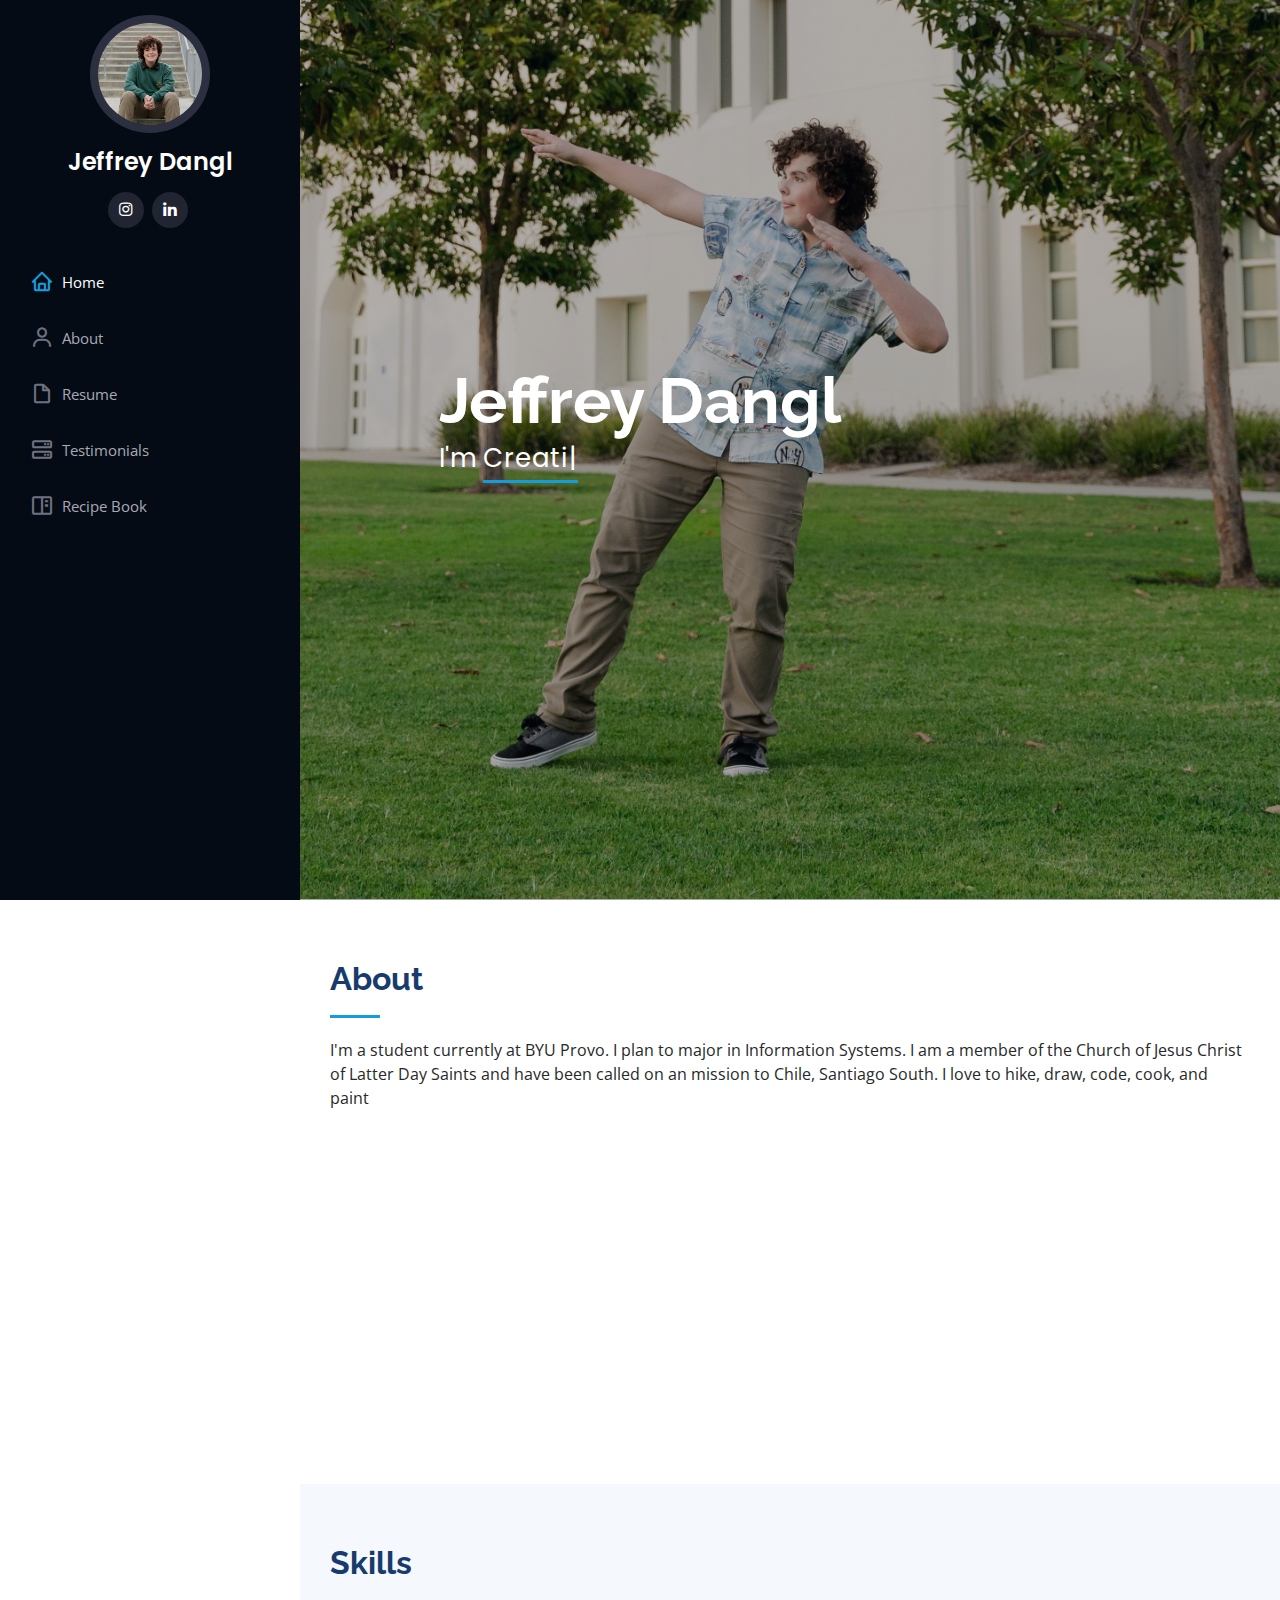
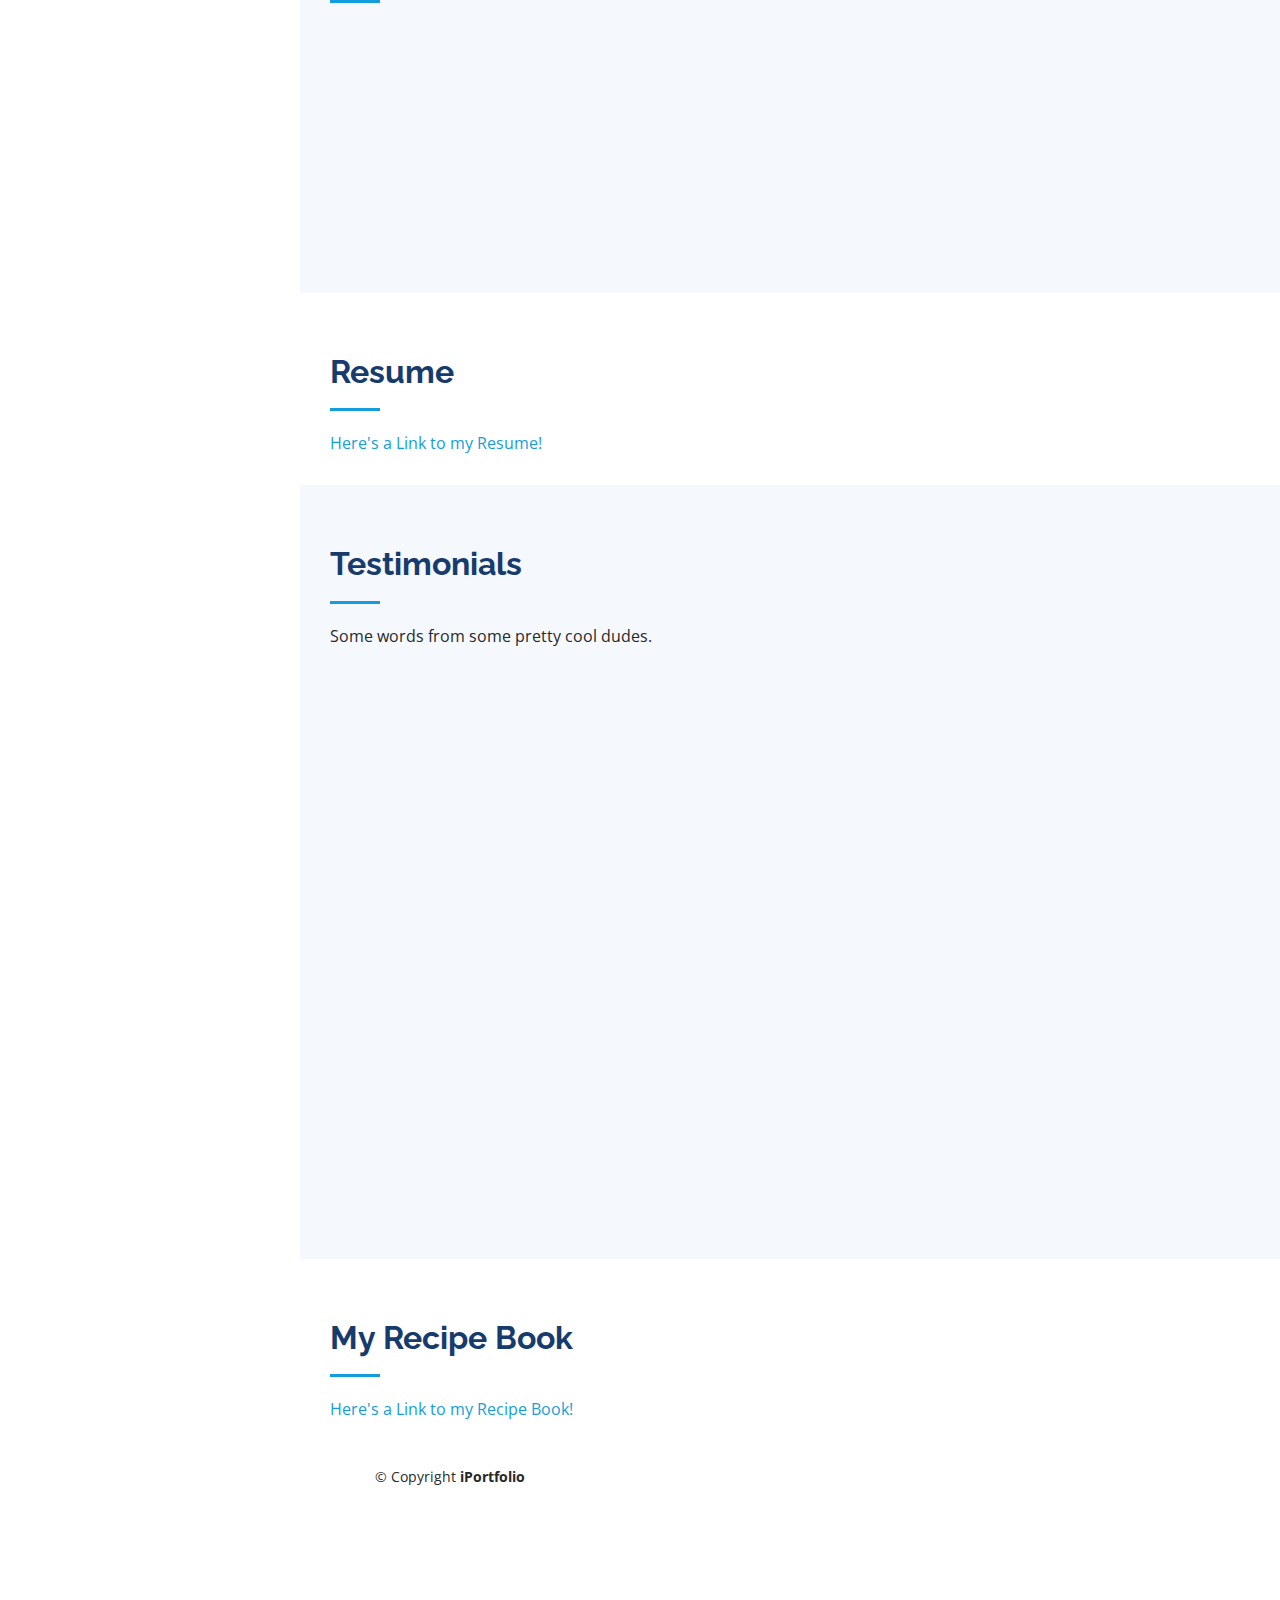
<file: index.html>
<!DOCTYPE html>
<html lang="en">

<head>
  <meta charset="utf-8">
  <meta content="width=device-width, initial-scale=1.0" name="viewport">

  <title>Dangl.net</title>
  <meta content="" name="description">
  <meta content="" name="keywords">

  <!-- Favicons -->
  <link href="assets/img/favicon.png" rel="icon">
  <link href="assets/img/apple-touch-icon.png" rel="apple-touch-icon">

  <!-- Google Fonts -->
  <link href="https://fonts.googleapis.com/css?family=Open+Sans:300,300i,400,400i,600,600i,700,700i|Raleway:300,300i,400,400i,500,500i,600,600i,700,700i|Poppins:300,300i,400,400i,500,500i,600,600i,700,700i" rel="stylesheet">

  <!-- Vendor CSS Files -->
  <link href="assets/vendor/aos/aos.css" rel="stylesheet">
  <link href="assets/vendor/bootstrap/css/bootstrap.min.css" rel="stylesheet">
  <link href="assets/vendor/bootstrap-icons/bootstrap-icons.css" rel="stylesheet">
  <link href="assets/vendor/boxicons/css/boxicons.min.css" rel="stylesheet">
  <link href="assets/vendor/glightbox/css/glightbox.min.css" rel="stylesheet">
  <link href="assets/vendor/swiper/swiper-bundle.min.css" rel="stylesheet">

  <!-- Template Main CSS File -->
  <link href="assets/css/style.css" rel="stylesheet">

  <!-- =======================================================
  * Template Name: iPortfolio
  * Template URL: https://bootstrapmade.com/iportfolio-bootstrap-portfolio-websites-template/
  * Updated: Mar 17 2024 with Bootstrap v5.3.3
  * Author: BootstrapMade.com
  * License: https://bootstrapmade.com/license/
  ======================================================== -->
</head>

<body>

  <!-- ======= Mobile nav toggle button ======= -->
  <i class="bi bi-list mobile-nav-toggle d-xl-none"></i>

  <!-- ======= Header ======= -->
  <header id="header">
    <div class="d-flex flex-column">

      <div class="profile">
        <img src="assets/img/profile-img.jpg" alt="" class="img-fluid rounded-circle">
        <h1 class="text-light"><a href="index.html">Jeffrey Dangl</a></h1>
        <div class="social-links mt-3 text-center">
          <a href="https://www.instagram.com/jrdangl?igsh=MTh5cHdnOHp5a3Bwaw%3D%3D&utm_source=qr" class="instagram" target="_blank"><i class="bx bxl-instagram"></i></a>
          <a href="https://www.linkedin.com/in/jeffrey-dangl-2533382b6/" class="linkedin" target="_blank"><i class="bx bxl-linkedin"></i></a>
        </div>
      </div>

      <nav id="navbar" class="nav-menu navbar">
        <ul>
          <li><a href="#hero" class="nav-link scrollto active"><i class="bx bx-home"></i> <span>Home</span></a></li>
          <li><a href="#about" class="nav-link scrollto"><i class="bx bx-user"></i> <span>About</span></a></li>
          <li><a href="#resume" class="nav-link scrollto"><i class="bx bx-file-blank"></i> <span>Resume</span></a></li>
          <li><a href="#testimonials" class="nav-link scrollto"><i class="bx bx-server"></i> <span>Testimonials</span></a></li>
          <li><a href="#cookBook" class="nav-link scrollto"><i class="bx bx-book-content"></i> <span>Recipe Book</span></a></li>

          <!-- <li><a href="#contact" class="nav-link scrollto"><i class="bx bx-envelope"></i> <span>Contact</span></a></li> -->
        </ul>
      </nav><!-- .nav-menu -->
    </div>
  </header><!-- End Header -->

  <!-- ======= Hero Section ======= -->
  <section id="hero" class="d-flex flex-column justify-content-center align-items-center">
    <div class="hero-container" data-aos="fade-in">
      <h1>Jeffrey Dangl</h1>
      <p>I'm <span class="typed" data-typed-items="Creative, Passionate, Ambitious, Confident, Dependable, Adaptable, Flexible, Energetic, Loyal, Personable"></span></p>
    </div>
  </section><!-- End Hero -->

  <main id="main">

    <!-- ======= About Section ======= -->
    <section id="about" class="about">
      <div class="container">

        <div class="section-title">
          <h2>About</h2>
          <p>I'm a student currently at BYU Provo. I plan to major in Information Systems. I am a member of the Church of Jesus Christ of Latter Day Saints and have been called on an mission to Chile, Santiago South. I love to hike, draw, code, cook, and paint</p>
        </div>

        <div class="row">
          <div class="col-lg-4" data-aos="fade-right">
            <img src="assets/img/profile-img.jpg" class="img-fluid" alt="">
          </div>
          <div class="col-lg-8 pt-4 pt-lg-0 content" data-aos="fade-left">
            <h3>Who is Jeffrey Dangl</h3>
            <!-- <p class="fst-italic">
              Lorem ipsum dolor sit amet, consectetur adipiscing elit, sed do eiusmod tempor incididunt ut labore et dolore
              magna aliqua.
            </p> -->
            <div class="row">
              <div class="col-lg-6">
                <ul>
                  <li><i class="bi bi-chevron-right"></i> <strong>Birthday:</strong> <span>19 October 2005</span></li>
                  <li><i class="bi bi-chevron-right"></i> <strong>Phone:</strong> <span>(XXX)-XXX-XXXX</span></li>
                  <li><i class="bi bi-chevron-right"></i> <strong>City:</strong> <span>Newport Beach, California, USA</span></li>
                </ul>
              </div>
              <div class="col-lg-6">
                <ul>
                  <li><i class="bi bi-chevron-right"></i> <strong>Age:</strong> <span>18</span></li>
                  <li><i class="bi bi-chevron-right"></i> <strong>Degree:</strong> <span>In-Progress</span></li>
                  <li><i class="bi bi-chevron-right"></i> <strong>Email:</strong> <span>jeffreydangl@gmail.com</span></li>
                </ul>
              </div>
            </div>
          </div>
        </div>

      </div>
    </section>
    <!-- End About Section -->
    <!-- ======= Skills Section ======= -->
    <section id="skills" class="skills section-bg">
      <div class="container">

        <div class="section-title">
          <h2>Skills</h2>
          <!-- <p></p> -->
        </div>

        <div class="row skills-content">

          <div class="col-lg-6" data-aos="fade-up">

            <div class="progress">
              <span class="skill">HTML, CSS <i class="val">70%</i></span>
              <div class="progress-bar-wrap">
                <div class="progress-bar" role="progressbar" aria-valuenow="70" aria-valuemin="0" aria-valuemax="100"></div>
              </div>
            </div>

            <div class="progress">
              <span class="skill">SQL <i class="val">80%</i></span>
              <div class="progress-bar-wrap">
                <div class="progress-bar" role="progressbar" aria-valuenow="80" aria-valuemin="0" aria-valuemax="100"></div>
              </div>
            </div>

            <div class="progress">
              <span class="skill">VBA <i class="val">95%</i></span>
              <div class="progress-bar-wrap">
                <div class="progress-bar" role="progressbar" aria-valuenow="95" aria-valuemin="0" aria-valuemax="100"></div>
              </div>
            </div>

          </div>

          <div class="col-lg-6" data-aos="fade-up" data-aos-delay="100">

            <div class="progress">
              <span class="skill">Javascript <i class="val">80%</i></span>
              <div class="progress-bar-wrap">
                <div class="progress-bar" role="progressbar" aria-valuenow="80" aria-valuemin="0" aria-valuemax="100"></div>
              </div>
            </div>

            <div class="progress">
              <span class="skill">Java <i class="val">80%</i></span>
              <div class="progress-bar-wrap">
                <div class="progress-bar" role="progressbar" aria-valuenow="80" aria-valuemin="0" aria-valuemax="100"></div>
              </div>
            </div>

            <div class="progress">
              <span class="skill">Python <i class="val">90%</i></span>
              <div class="progress-bar-wrap">
                <div class="progress-bar" role="progressbar" aria-valuenow="90" aria-valuemin="0" aria-valuemax="100"></div>
              </div>
            </div>

          </div>

        </div>

      </div>
    </section><!-- End Skills Section -->

    <!-- ======= Resume Section ======= -->
    <section id="resume" class="resume">
      <div class="container">

        <div class="section-title">
          <h2>Resume</h2>
          <p><a href="webProj/html/resume.html" alt="Resume Link">Here's a Link to my Resume!</a></p>
        </div>
      </div>
    </section-->

    <!-- ======= Testimonials Section ======= -->
    <section id="testimonials" class="testimonials section-bg">
      <div class="container">

        <div class="section-title">
          <h2>Testimonials</h2>
          <p>Some words from some pretty cool dudes.</p>
        </div>

        <div class="testimonials-slider swiper" data-aos="fade-up" data-aos-delay="100">
          <div class="swiper-wrapper">

            <div class="swiper-slide">
              <div class="testimonial-item" data-aos="fade-up">
                <p>
                  <i class="bx bxs-quote-alt-left quote-icon-left"></i>
                  Wow, so great to be here! Jeffrey is a pretty cool dude. He definitely puts the 24 hours in 24/7. I'd recommend him for whatever position is still open and not filled by him.
                  <i class="bx bxs-quote-alt-right quote-icon-right"></i>
                </p>
                <img src="assets/img/testimonials/testimonials-1.jpg" class="testimonial-img" alt="">
                <h3>Jeffrey Dangl</h3>
                <h4>Man of the Hour</h4>
              </div>
            </div><!-- End testimonial item -->

            <div class="swiper-slide">
              <div class="testimonial-item" data-aos="fade-up" data-aos-delay="100">
                <p>
                  <i class="bx bxs-quote-alt-left quote-icon-left"></i>
                  Jeffrey was one of my most prized assets at my company. He was by far the best worker and even challenged me for CEO position before I fired him out of cowardace. He is very smart and handsome and would definitely suceed in whatever field he is put in.
                  <i class="bx bxs-quote-alt-right quote-icon-right"></i>
                </p>
                <img src="assets/img/testimonials/testimonials-2.jpeg" class="testimonial-img" alt="">
                <h3>Jeffrey Dangl</h3>
                <h4>CEO</h4>
              </div>
            </div><!-- End testimonial item -->

            <div class="swiper-slide">
              <div class="testimonial-item" data-aos="fade-up" data-aos-delay="200">
                <p>
                  <i class="bx bxs-quote-alt-left quote-icon-left"></i>
                  Where do I even begin with this amazing man. He has far exceeded my expectations in all regards and has increased our revenue 10 fold. He really is a stellar worker and I am glad to say that he still works for me, managing all of his other duties.
                  <i class="bx bxs-quote-alt-right quote-icon-right"></i>
                </p>
                <img src="assets/img/testimonials/testimonials-3.jpeg" class="testimonial-img" alt="">
                <h3>Jeffrey Dangl</h3>
                <h4>The Owner</h4>
              </div>
            </div><!-- End testimonial item -->

            <div class="swiper-slide">
              <div class="testimonial-item" data-aos="fade-up" data-aos-delay="300">
                <p>
                  <i class="bx bxs-quote-alt-left quote-icon-left"></i>
                  School has never been the easiest subject but fortunitaly, Jeffrey has been there to help me succeed. He is very good at teaching and helping others understand what is being taught. He even sent me the <a href="webProj/html/final.html">Final Exam Answers</a> There is no stopping that man! He is on a roll.
                  <i class="bx bxs-quote-alt-right quote-icon-right"></i>
                </p>
                <img src="assets/img/testimonials/testimonials-4.jpeg" class="testimonial-img" alt="">
                <h3>Jeffrey Dangl</h3>
                <h4>Student</h4>
              </div>
            </div><!-- End testimonial item -->

            <div class="swiper-slide">
              <div class="testimonial-item" data-aos="fade-up" data-aos-delay="400">
                <p>
                  <i class="bx bxs-quote-alt-left quote-icon-left"></i>
                  Jeffrey has been a very valuable unit to have as my right hand. If he was not so darn good at being my secret agent then I would have to find another Jeffrey to replace. His duty to this country is inmeasurable and for that, I am grateful.
                  <i class="bx bxs-quote-alt-right quote-icon-right"></i>
                </p>
                <img src="assets/img/testimonials/testimonials-5.jpeg" class="testimonial-img" alt="">
                <h3>Jeffrey Dangl</h3>
                <h4>President of The United States of America</h4>
              </div>
            </div><!-- End testimonial item -->

          </div>
          <div class="swiper-pagination"></div>
        </div>

      </div>
    </section><!-- End Testimonials Section -->
    
    <!-- ======= Recipe Book Section ======= -->
    <section id="cookBook" class="resume">
      <div class="container">

        <div class="section-title">
          <h2>My Recipe Book</h2>
          <p><a href="webProj/html/cookbook.html" alt="Cookbook Link">Here's a Link to my Recipe Book!</a></p>
        </div>

      </div>
    </section-->

  <!-- ======= Footer ======= -->
  <footer id="footer">
    <div class="container">
      <div class="copyright">
        &copy; Copyright <strong><span>iPortfolio</span></strong>
      </div>
      <div class="credits">
        <!-- All the links in the footer should remain intact. -->
        <!-- You can delete the links only if you purchased the pro version. -->
        <!-- Licensing information: https://bootstrapmade.com/license/ -->
        <!-- Purchase the pro version with working PHP/AJAX contact form: https://bootstrapmade.com/iportfolio-bootstrap-portfolio-websites-template/ -->
        <!-- Designed by <a href="https://bootstrapmade.com/">BootstrapMade</a> -->
      </div>
    </div>
  </footer><!-- End  Footer -->

  <a href="#" class="back-to-top d-flex align-items-center justify-content-center"><i class="bi bi-arrow-up-short"></i></a>

  <!-- Vendor JS Files -->
  <script src="assets/vendor/purecounter/purecounter_vanilla.js"></script>
  <script src="assets/vendor/aos/aos.js"></script>
  <script src="assets/vendor/bootstrap/js/bootstrap.bundle.min.js"></script>
  <script src="assets/vendor/glightbox/js/glightbox.min.js"></script>
  <script src="assets/vendor/isotope-layout/isotope.pkgd.min.js"></script>
  <script src="assets/vendor/swiper/swiper-bundle.min.js"></script>
  <script src="assets/vendor/typed.js/typed.umd.js"></script>
  <script src="assets/vendor/waypoints/noframework.waypoints.js"></script>
  <script src="assets/vendor/php-email-form/validate.js"></script>

  <!-- Template Main JS File -->
  <script src="assets/js/main.js"></script>

</body>

</html>
</file>
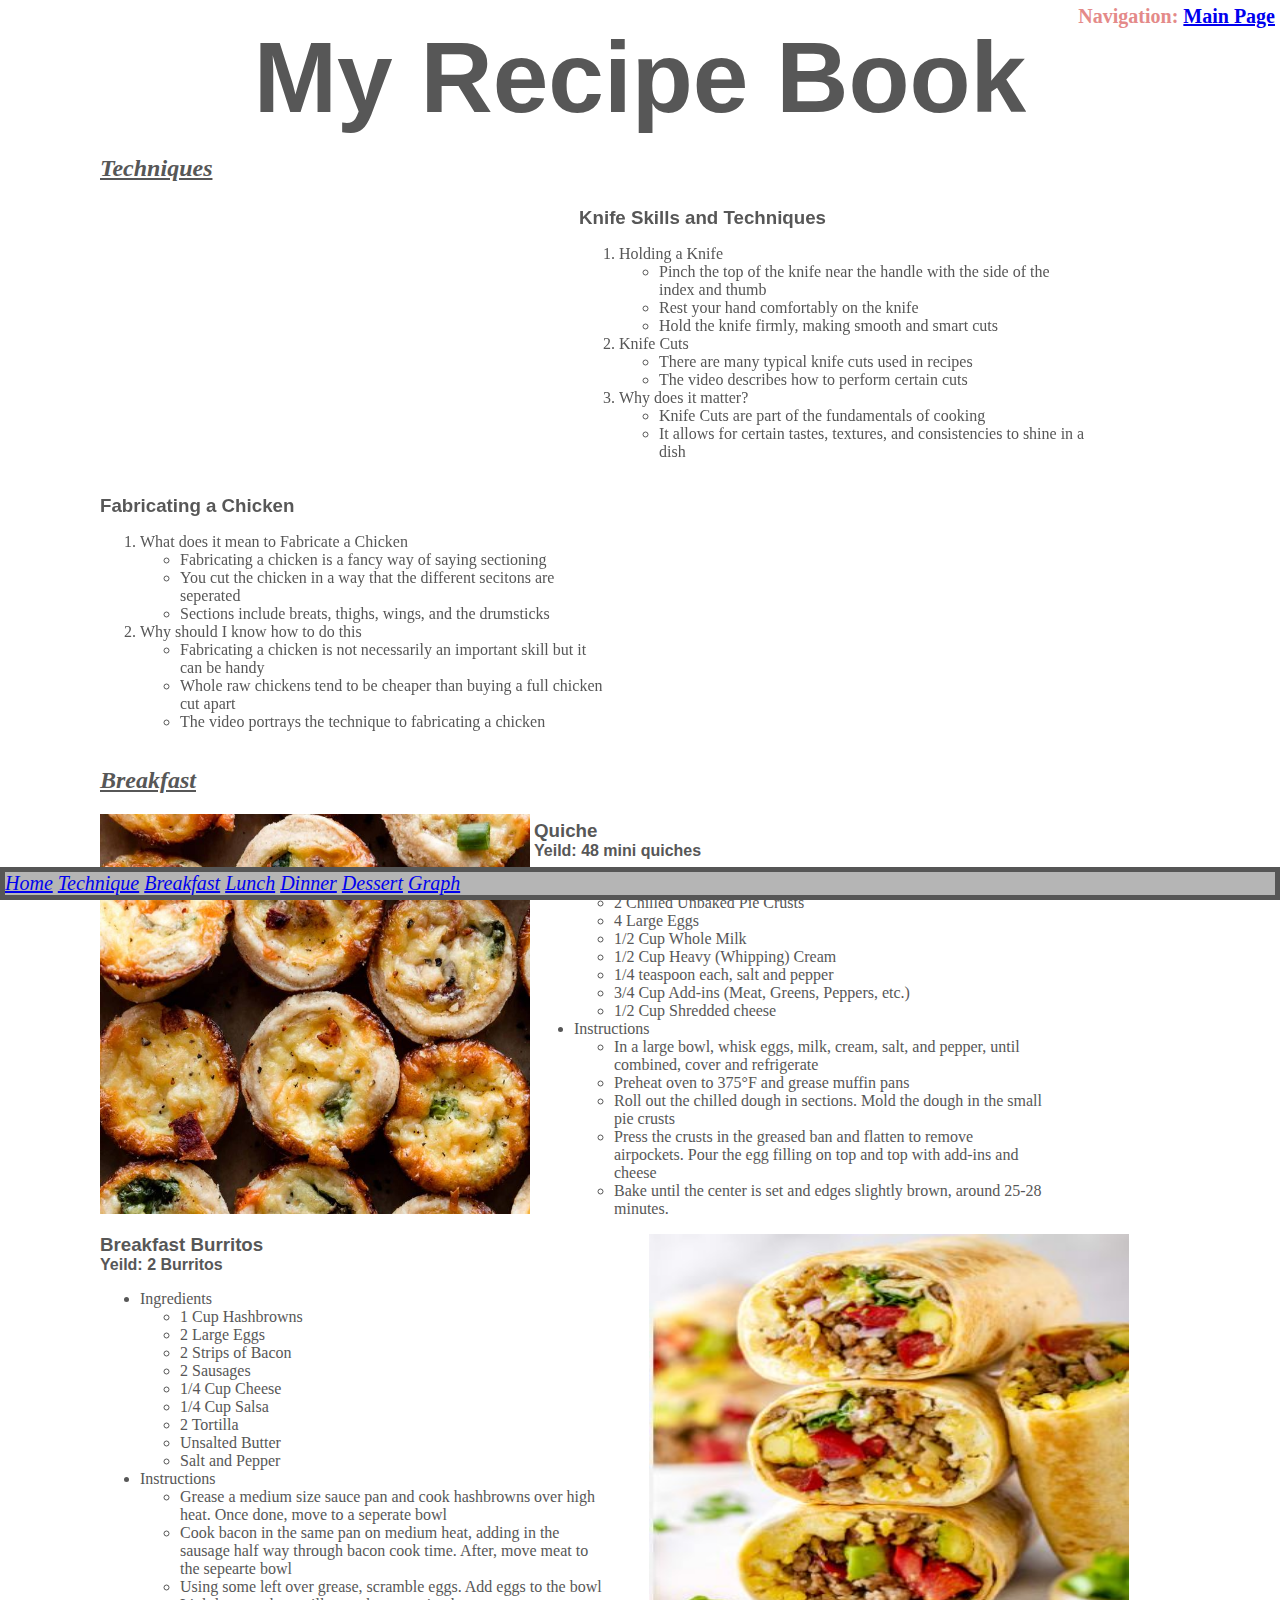
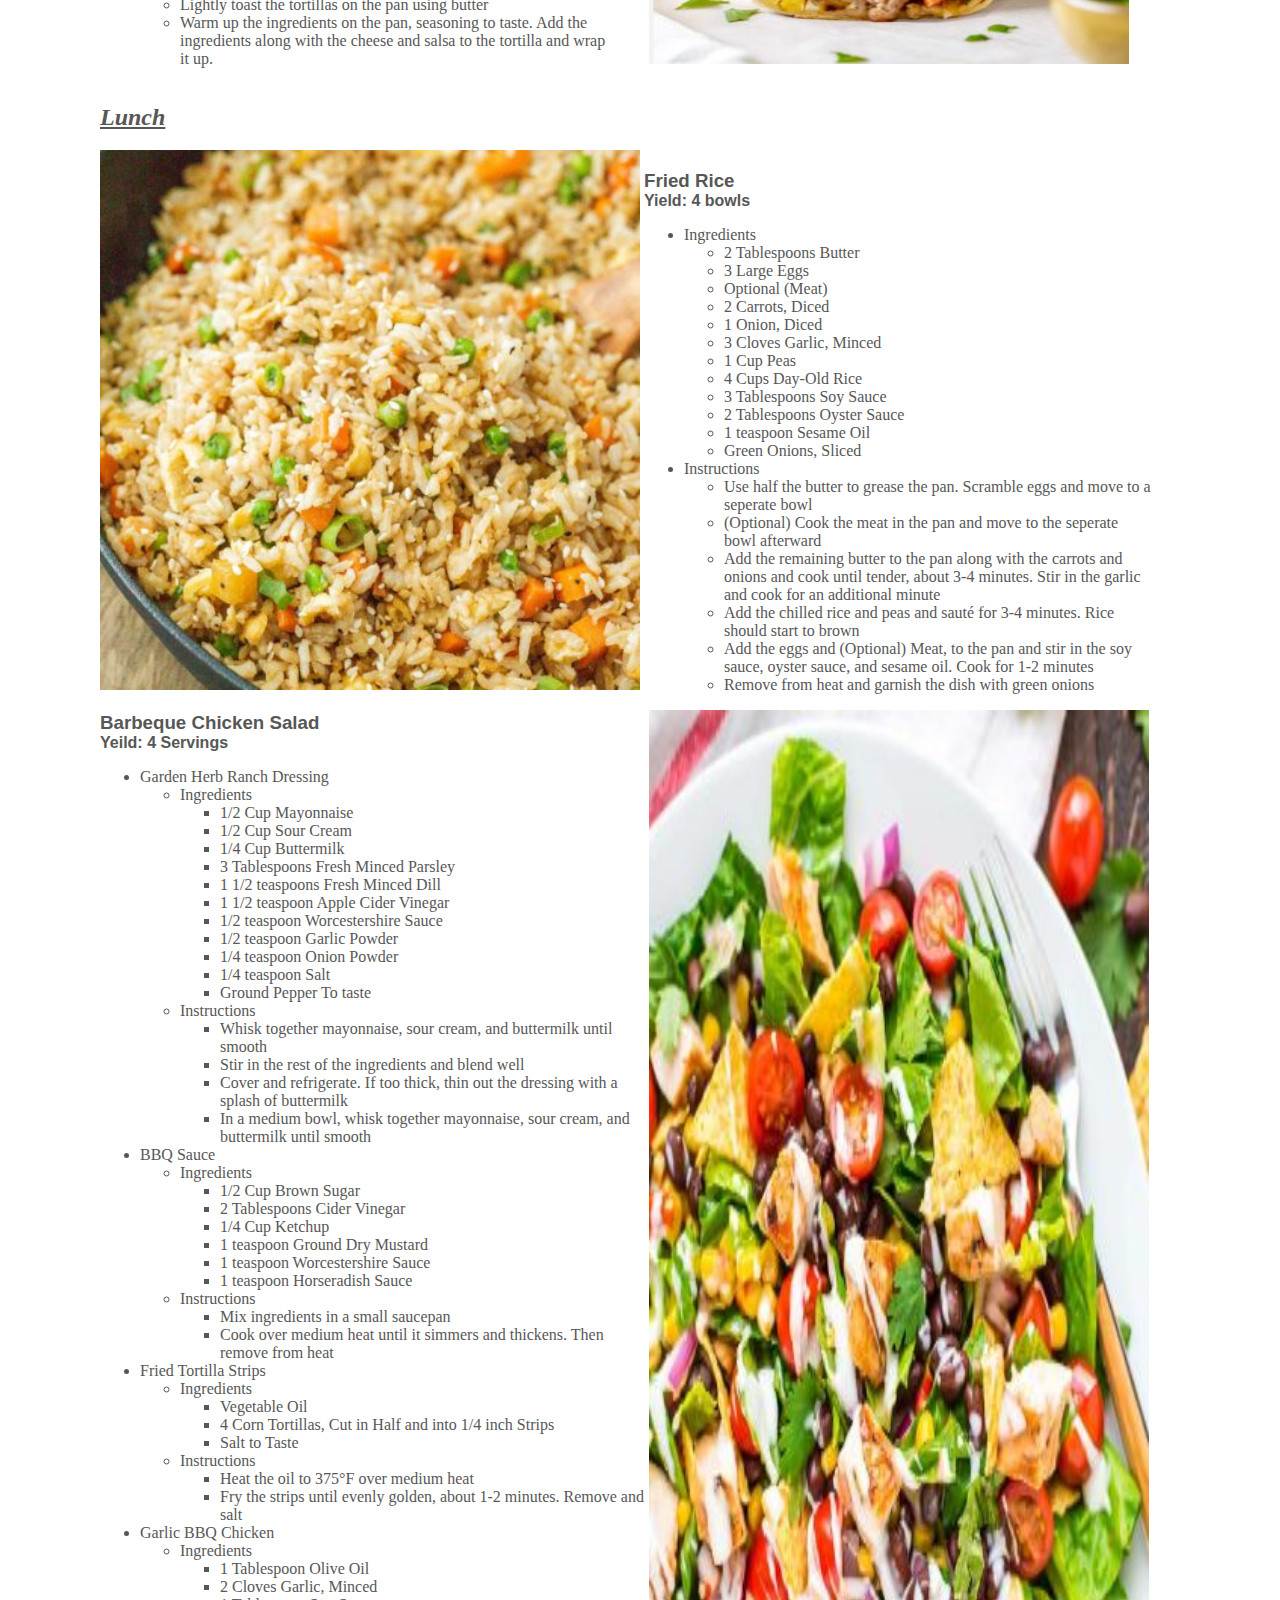
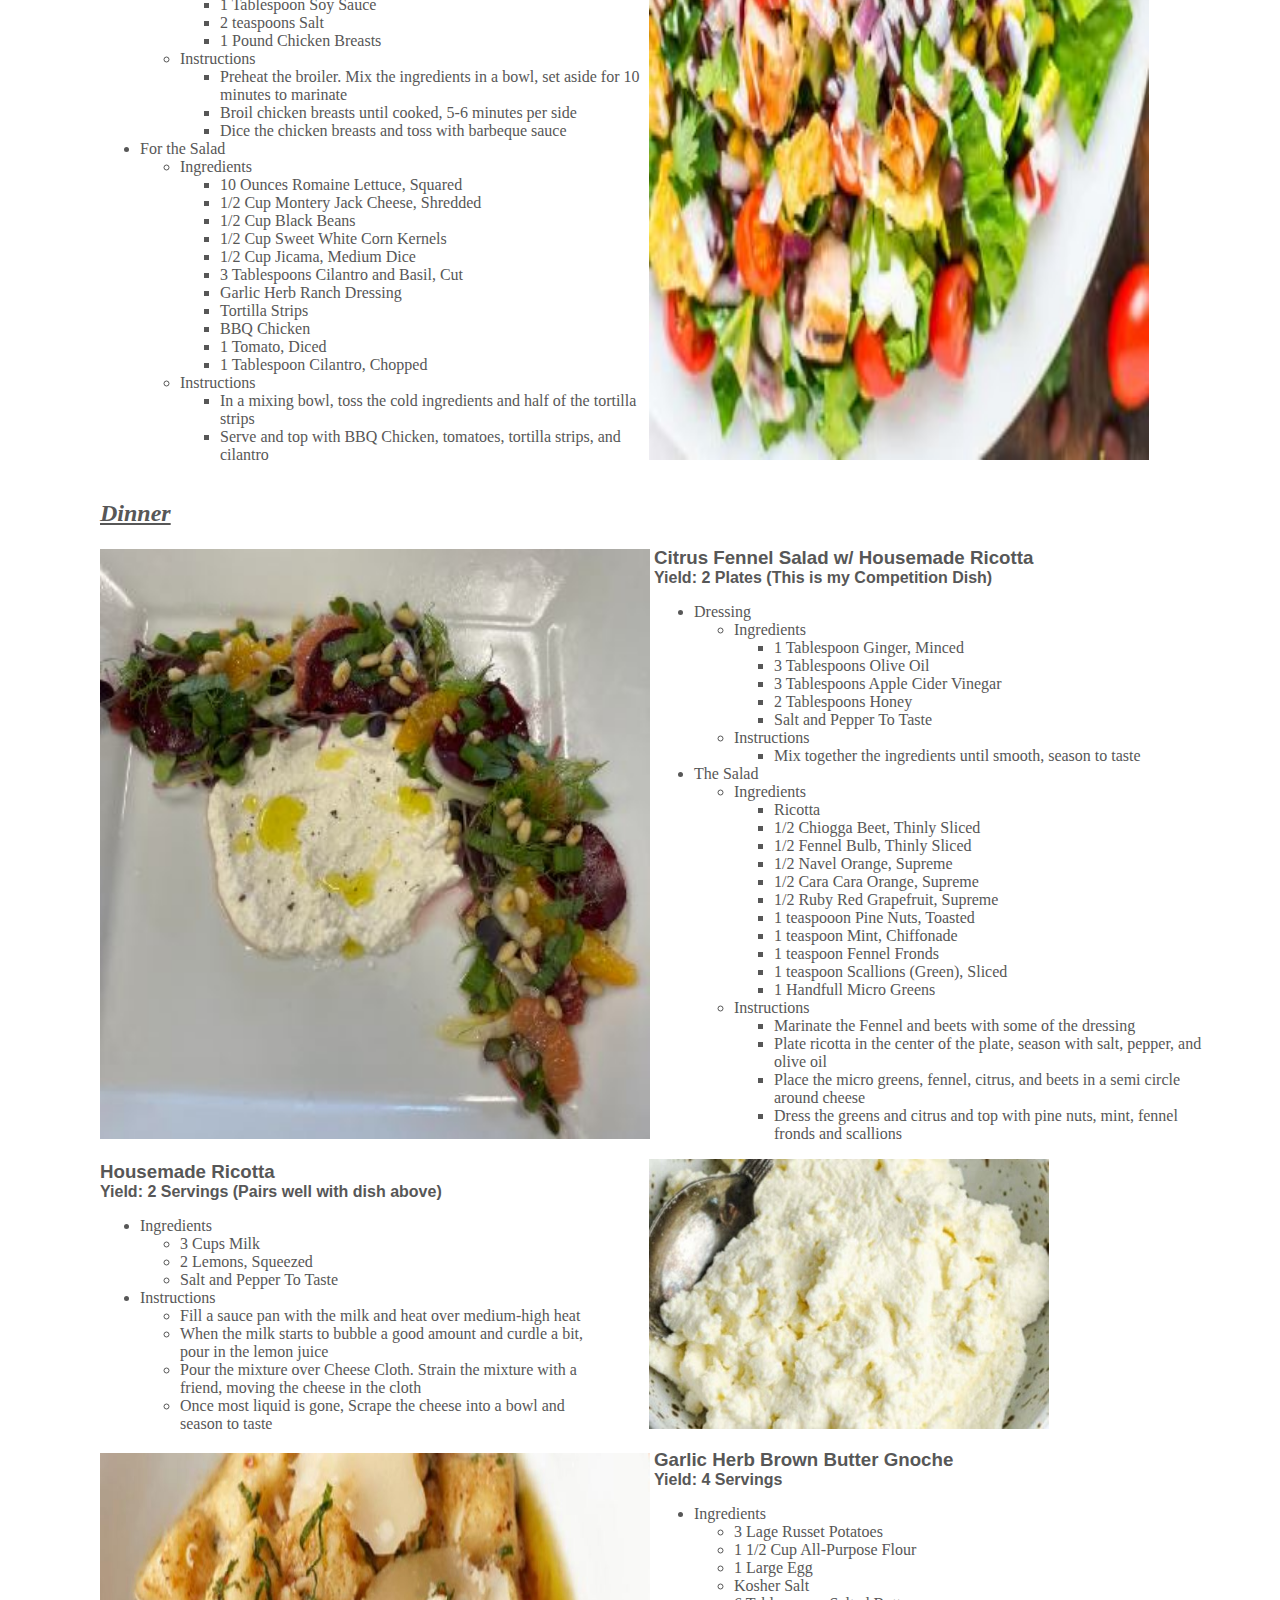
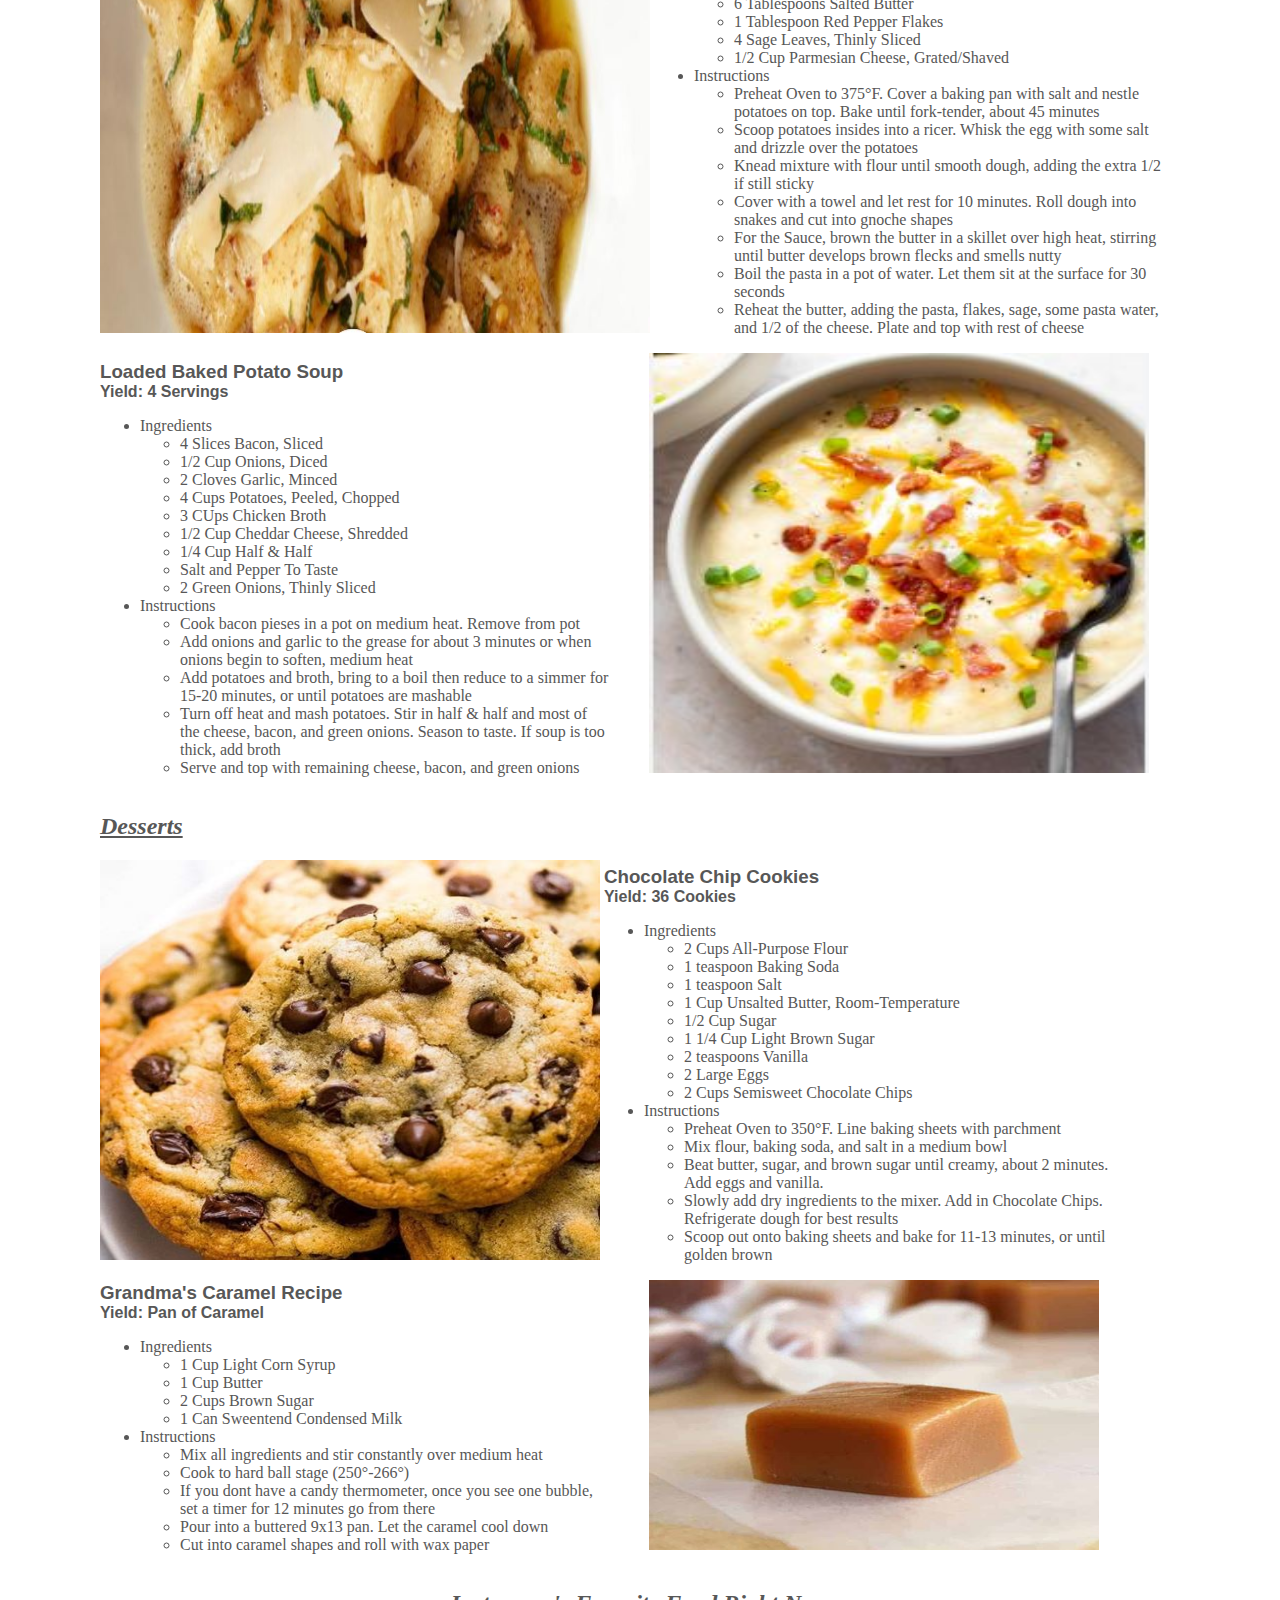
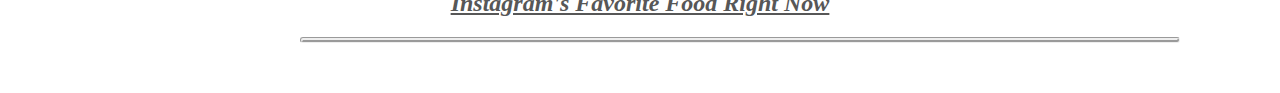
<file: webProj/html/cookbook.html>
<!DOCTYPE html>
<html lang="en">
<head>
    <meta charset="UTF-8">
    <meta name="viewport" content="width=device-width, initial-scale=1.0">
    <link rel="stylesheet" type="text/css" href="../css/cb.css">
    <link href="../../assets/img/favicon.png" rel="icon">
    <link href="../../assets/img/apple-touch-icon.png" rel="apple-touch-icon">
    <title>My Recipe Book</title>
</head>
<body>
    <!--Navigation Control-->
    <div class="nav">Navigation:
        <a href="../../index.html" id="home">Main Page</a>
    </div>
    <!--Heading everything-->
    <h1>My Recipe Book</h1>

    <!--Techniques-->
    <h2 id="technique">Techniques</h2>
    <!--Knife Cuts-->
    <div class ="lef"><iframe width="475" height="255" src="https://www.youtube.com/embed/VJNA4vrdWec?si=y1-zl2J5QWqhVdSv" title="Knife Cuts" frameborder="0" allow="accelerometer; autoplay; clipboard-write; encrypted-media; gyroscope; picture-in-picture; web-share" referrerpolicy="strict-origin-when-cross-origin" allowfullscreen></iframe></div>
    <div class ="righ">
        <h3>Knife Skills and Techniques</h3>
        <ol>
            <li>Holding a Knife
                <ul>
                    <li>Pinch the top of the knife near the handle with the side of the index and thumb</li>
                    <li>Rest your hand comfortably on the knife</li>
                    <li>Hold the knife firmly, making smooth and smart cuts</li>
                </ul>
            </li>
            <li>Knife Cuts
                <ul>
                    <li>There are many typical knife cuts used in recipes</li>
                    <li>The video describes how to perform certain cuts</li>
                </ul>
            </li>
            <li>Why does it matter?
                <ul>
                    <li>Knife Cuts are part of the fundamentals of cooking</li>
                    <li>It allows for certain tastes, textures, and consistencies to shine in a dish</li>
                </ul>
            </li>
        </ol>
    </div> 
    <br>
    <!--Fabricating a Chicken-->
    <div class ="lef">
        <h3>Fabricating a Chicken</h3>
        <ol>
            <li>What does it mean to Fabricate a Chicken
                <ul>
                    <li>Fabricating a chicken is a fancy way of saying sectioning</li>
                    <li>You cut the chicken in a way that the different secitons are seperated</li>
                    <li>Sections include breats, thighs, wings, and the drumsticks</li>
                </ul>
            </li>
            <li>Why should I know how to do this
                <ul>
                    <li>Fabricating a chicken is not necessarily an important skill but it can be handy</li>
                    <li>Whole raw chickens tend to be cheaper than buying a full chicken cut apart</li>
                    <li>The video portrays the technique to fabricating a chicken</li>
                </ul>
            </li>
        </ol>
    </div>
    <div class ="righ"><iframe width="430" height="250" src="https://www.youtube.com/embed/G22Hgu6hYCs?si=h0cPI7t26dsQ8VZd" title="Fabricating a Chicken" frameborder="0" allow="accelerometer; autoplay; clipboard-write; encrypted-media; gyroscope; picture-in-picture; web-share" referrerpolicy="strict-origin-when-cross-origin" allowfullscreen></iframe></div>

    <!--Breakfast-->
    <h2 id="breakfast">Breakfast</h2>
    <!--Quiche-->
    <div class ="lef"><img src="../img/food/quiche.JPG" alt="quiche" width="430px" height="400px"></div>
    <div class ="righ">
        <h3>Quiche</h3>
        <h4>Yeild: 48 mini quiches</h4>
        <ul>
            <li>Ingredients</li>
            <ul>
                <li>2 Chilled Unbaked Pie Crusts</li>
                <li>4 Large Eggs</li>
                <li>1/2 Cup Whole Milk</li>
                <li>1/2 Cup Heavy (Whipping) Cream</li>
                <li>1/4 teaspoon each, salt and pepper</li>
                <li>3/4 Cup Add-ins (Meat, Greens, Peppers, etc.)</li>
                <li>1/2 Cup Shredded cheese</li>
            </ul>
            <li>Instructions</li>
            <ul>
                <li>In a large bowl, whisk eggs, milk, cream, salt, and pepper, until combined, cover and refrigerate</li>
                <li>Preheat oven to 375&degF and grease muffin pans</li>
                <li>Roll out the chilled dough in sections. Mold the dough in the small pie crusts</li>
                <li>Press the crusts in the greased ban and flatten to remove airpockets. Pour the egg filling on top and top with add-ins and cheese</li>
                <li>Bake until the center is set and edges slightly brown, around 25-28 minutes.</li>
            </ul>
        </ul>
    </div>
    <br>
    <!--Basement Breakfast Burritos-->
    <div class ="lef">
        <h3>Breakfast Burritos</h3>
        <h4>Yeild: 2 Burritos</h4>
        <ul>
            <li>Ingredients</li>
            <ul>
                <li>1 Cup Hashbrowns</li>
                <li>2 Large Eggs</li>
                <li>2 Strips of Bacon</li>
                <li>2 Sausages</li>
                <li>1/4 Cup Cheese</li>
                <li>1/4 Cup Salsa</li>
                <li>2 Tortilla</li>
                <li>Unsalted Butter</li>
                <li>Salt and Pepper</li>
            </ul>
            <li>Instructions</li>
            <ul>
                <li>Grease a medium size sauce pan and cook hashbrowns over high heat. Once done, move to a seperate bowl</li>
                <li>Cook bacon in the same pan on medium heat, adding in the sausage half way through bacon cook time. After, move meat to the sepearte bowl</li>
                <li>Using some left over grease, scramble eggs. Add eggs to the bowl</li>
                <li>Lightly toast the tortillas on the pan using butter</li>
                <li>Warm up the ingredients on the pan, seasoning to taste. Add the ingredients along with the cheese and salsa to the tortilla and wrap it up.</li>
            </ul>
        </ul>
    </div>
    <div class ="righ"><div class="skinny-boy"><img src="../img/food/bburrito.JPG" alt="breakfastBurrito" width="480" height="430"></div></div>
    

    <!--Lunch-->
    <h2 id="lunch">Lunch</h2>
    <!--Fried Rice-->
    <div class ="lef"><img src="../img/food/friedRice.JPG" alt="friedRice" width="540px" height="540px"></div>
    <div class ="righ">
        <h3>Fried Rice</h3>
        <h4>Yield: 4 bowls</h4>
        <ul>
            <li>Ingredients</li>
            <ul>
                <li>2 Tablespoons Butter</li>
                <li>3 Large Eggs</li>
                <li>Optional (Meat)</li>
                <li>2 Carrots, Diced</li>
                <li>1 Onion, Diced</li>
                <li>3 Cloves Garlic, Minced</li>
                <li>1 Cup Peas</li>
                <li>4 Cups Day-Old Rice</li>
                <li>3 Tablespoons Soy Sauce</li>
                <li>2 Tablespoons Oyster Sauce</li>
                <li>1 teaspoon Sesame Oil</li>
                <li>Green Onions, Sliced</li>
            </ul>
            <li>Instructions</li>
            <ul>
                <li>Use half the butter to grease the pan. Scramble eggs and move to a seperate bowl</li>
                <li>(Optional) Cook the meat in the pan and move to the seperate bowl afterward</li>
                <li>Add the remaining butter to the pan along with the carrots and onions and cook until tender, about 3-4 minutes. Stir in the garlic and cook for an additional minute</li>
                <li>Add the chilled rice and peas and sauté for 3-4 minutes. Rice should start to brown</li>
                <li>Add the eggs and (Optional) Meat, to the pan and stir in the soy sauce, oyster sauce, and sesame oil. Cook for 1-2 minutes</li>
                <li>Remove from heat and garnish the dish with green onions</li>
            </ul>
        </ul>
    </div>
    <!--BBQ Chicken Salad-->
    <div class ="lef">
        <h3>Barbeque Chicken Salad</h3>
        <h4>Yeild: 4 Servings</h4>
        <ul>
            <li>Garden Herb Ranch Dressing</li>
            <ul>
                <li>Ingredients</li>
                <ul>
                    <li>1/2 Cup Mayonnaise</li>
                    <li>1/2 Cup Sour Cream</li>
                    <li>1/4 Cup Buttermilk</li>
                    <li>3 Tablespoons Fresh Minced Parsley</li>
                    <li>1 1/2 teaspoons Fresh Minced Dill</li>
                    <li>1 1/2 teaspoon Apple Cider Vinegar</li>
                    <li>1/2 teaspoon Worcestershire Sauce</li>
                    <li>1/2 teaspoon Garlic Powder</li>
                    <li>1/4 teaspoon Onion Powder</li>
                    <li>1/4 teaspoon Salt</li>
                    <li>Ground Pepper To taste</li>
                </ul>
                <li>Instructions</li>
                <ul>
                    <li>Whisk together mayonnaise, sour cream, and buttermilk until smooth</li>
                    <li>Stir in the rest of the ingredients and blend well</li>
                    <li>Cover and refrigerate. If too thick, thin out the dressing with a splash of buttermilk</li>
                    <li>In a medium bowl, whisk together mayonnaise, sour cream, and buttermilk until smooth
                </ul>
            </ul>
            <li>BBQ Sauce</li>
            <ul>
                <li>Ingredients</li>
                <ul>
                    <li>1/2 Cup Brown Sugar</li>
                    <li>2 Tablespoons Cider Vinegar</li>
                    <li>1/4 Cup Ketchup</li>
                    <li>1 teaspoon Ground Dry Mustard</li>
                    <li>1 teaspoon Worcestershire Sauce</li>
                    <li>1 teaspoon Horseradish Sauce</li> 
                </ul>
                <li>Instructions</li>
                <ul>
                    <li>Mix ingredients in a small saucepan</li>
                    <li>Cook over medium heat until it simmers and thickens. Then remove from heat</li>
                </ul>
            </ul>
            <li>Fried Tortilla Strips</li>
            <ul>
                <li>Ingredients</li>
                <ul>
                    <li>Vegetable Oil</li>
                    <li>4 Corn Tortillas, Cut in Half and into 1/4 inch Strips</li>
                    <li>Salt to Taste</li>
                </ul>
                <li>Instructions</li>
                <ul>
                    <li>Heat the oil to 375&deg;F over medium heat</li>
                    <li>Fry the strips until evenly golden, about 1-2 minutes. Remove and salt</li>
                </ul>
            </ul>
            <li>Garlic BBQ Chicken</li>
            <ul>
                <li>Ingredients</li>
                <ul>
                    <li>1 Tablespoon Olive Oil</li>
                    <li>2 Cloves Garlic, Minced</li>
                    <li>1 Tablespoon Soy Sauce</li>
                    <li>2 teaspoons Salt</li>
                    <li>1 Pound Chicken Breasts</li>
                </ul>
                <li>Instructions</li>
                <ul>
                    <li>Preheat the broiler. Mix the ingredients in a bowl, set aside for 10 minutes to marinate</li>
                    <li>Broil chicken breasts until cooked, 5-6 minutes per side</li>
                    <li>Dice the chicken breasts and toss with barbeque sauce</li>
                </ul>
            </ul>
            <li>For the Salad</li>
            <ul>
                <li>Ingredients</li>
                <ul>
                    <li>10 Ounces Romaine Lettuce, Squared</li>
                    <li>1/2 Cup Montery Jack Cheese, Shredded</li>
                    <li>1/2 Cup Black Beans</li>
                    <li>1/2 Cup Sweet White Corn Kernels</li>
                    <li>1/2 Cup Jicama, Medium Dice</li>
                    <li>3 Tablespoons Cilantro and Basil, Cut</li>
                    <li>Garlic Herb Ranch Dressing</li>
                    <li>Tortilla Strips</li>
                    <li>BBQ Chicken</li>
                    <li>1 Tomato, Diced</li>
                    <li>1 Tablespoon Cilantro, Chopped</li>
                </ul>
                <li>Instructions</li>
                <ul>
                    <li>In a mixing bowl, toss the cold ingredients and half of the tortilla strips</li>
                    <li>Serve and top with BBQ Chicken, tomatoes, tortilla strips, and cilantro</li>
                </ul>
            </ul>
        </ul>
    </div>
    <div class ="righ"><div class="skinny-boy"><img src="../img/food/bbqChick.JPG" alt="bbqChickenSalad" height="1350" width="500"></div></div>

    <!--Dinner-->
    <h2 id="dinner">Dinner</h2>
    <!--Citrus Fennel Salad-->
    <div class ="lef"><img src="../img/food/salad.JPG" alt="citrusFennelSalad" width="550" height="590"></div>
    <div class ="righ">
        <h3>Citrus Fennel Salad w/ Housemade Ricotta</h3>
        <h4>Yield: 2 Plates (This is my Competition Dish)</h4>
        <ul>
            <li>Dressing</li>
            <ul>
                <li>Ingredients</li>
                <ul>
                    <li>1 Tablespoon Ginger, Minced</li>
                    <li>3 Tablespoons Olive Oil</li>
                    <li>3 Tablespoons Apple Cider Vinegar</li>
                    <li>2 Tablespoons Honey</li>
                    <li>Salt and Pepper To Taste</li>
                </ul>
                <li>Instructions</li>
                <ul>
                    <li>Mix together the ingredients until smooth, season to taste</li>
                </ul>
            </ul>
            <li>The Salad</li>
            <ul>
                <li>Ingredients</li>
                <ul>
                    <li>Ricotta</li>
                    <li>1/2 Chiogga Beet, Thinly Sliced</li>
                    <li>1/2 Fennel Bulb, Thinly Sliced</li>
                    <li>1/2 Navel Orange, Supreme</li>
                    <li>1/2 Cara Cara Orange, Supreme</li>
                    <li>1/2 Ruby Red Grapefruit, Supreme</li>
                    <li>1 teaspooon Pine Nuts, Toasted</li>
                    <li>1 teaspoon Mint, Chiffonade</li>
                    <li>1 teaspoon Fennel Fronds</li>
                    <li>1 teaspoon Scallions (Green), Sliced</li>
                    <li>1 Handfull Micro Greens</li>
                </ul>
                <li>Instructions</li>
                <ul>
                    <li>Marinate the Fennel and beets with some of the dressing</li>
                    <li>Plate ricotta in the center of the plate, season with salt, pepper, and olive oil</li>
                    <li>Place the micro greens, fennel, citrus, and beets in a semi circle around cheese</li>
                    <li>Dress the greens and citrus and top with pine nuts, mint, fennel fronds and scallions</li>
                </ul>
            </ul>
        </ul>
    </div>
    <!--Ricotta-->
    <div class ="lef">
        <h3>Housemade Ricotta</h3>
        <h4>Yield: 2 Servings (Pairs well with dish above)</h4>
        <ul>
            <li>Ingredients</li>
            <ul>
                <li>3 Cups Milk</li>
                <li>2 Lemons, Squeezed</li>
                <li>Salt and Pepper To Taste</li>
            </ul>
            <li>Instructions</li>
            <ul>
                <li>Fill a sauce pan with the milk and heat over medium-high heat</li>
                <li>When the milk starts to bubble a good amount and curdle a bit, pour in the lemon juice</li>
                <li>Pour the mixture over Cheese Cloth. Strain the mixture with a friend, moving the cheese in the cloth</li>
                <li>Once most liquid is gone, Scrape the cheese into a bowl and season to taste</li>
            </ul>
        </ul>
    </div>
    <div class ="righ"><div class ="skinny-boy"><img src="../img/food/ricotta.JPG" alt="ricotta" width="400" height="270"></div></div>
    <!--Gnoche-->
    <div class ="lef"><img src="../img/food/gnoche.JPG" alt="gnoche" width="550" height="480"></div>
    <div class ="righ">
        <h3>Garlic Herb Brown Butter Gnoche</h3>
        <h4>Yield: 4 Servings</h4>
        <ul>
            <li>Ingredients</li>
            <ul>
                <li>3 Lage Russet Potatoes</li>
                <li>1 1/2 Cup All-Purpose Flour</li>
                <li>1 Large Egg</li>
                <li>Kosher Salt</li>
                <li>6 Tablespoons Salted Butter</li>
                <li>1 Tablespoon Red Pepper Flakes</li>
                <li>4 Sage Leaves, Thinly Sliced</li>
                <li>1/2 Cup Parmesian Cheese, Grated/Shaved</li>
            </ul>
            <li>Instructions</li>
            <ul>
                <li>Preheat Oven to 375&deg;F. Cover a baking pan with salt and nestle potatoes on top. Bake until fork-tender, about 45 minutes</li>
                <li>Scoop potatoes insides into a ricer. Whisk the egg with some salt and drizzle over the potatoes</li>
                <li>Knead mixture with flour until smooth dough, adding the extra 1/2 if still sticky</li>
                <li>Cover with a towel and let rest for 10 minutes. Roll dough into snakes and cut into gnoche shapes</li>
                <li>For the Sauce, brown the butter in a skillet over high heat, stirring until butter develops brown flecks and smells nutty</li>
                <li>Boil the pasta in a pot of water. Let them sit at the surface for 30 seconds</li>
                <li>Reheat the butter, adding the pasta, flakes, sage, some pasta water, and 1/2 of the cheese. Plate and top with rest of cheese</li>
            </ul>
        </ul>
    </div>
    <!--Loaded Baked Potato Soup-->
    <div class ="lef">
        <h3>Loaded Baked Potato Soup</h3>
        <h4>Yield: 4 Servings</h4>
        <ul>
            <li>Ingredients</li>
            <ul>
                <li>4 Slices Bacon, Sliced</li>
                <li>1/2 Cup Onions, Diced</li>
                <li>2 Cloves Garlic, Minced</li>
                <li>4 Cups Potatoes, Peeled, Chopped</li>
                <li>3 CUps Chicken Broth</li>
                <li>1/2 Cup Cheddar Cheese, Shredded</li>
                <li>1/4 Cup Half & Half</li>
                <li>Salt and Pepper To Taste</li>
                <li>2 Green Onions, Thinly Sliced</li>
            </ul>
            <li>Instructions</li>
            <ul>
                <li>Cook bacon pieses in a pot on medium heat. Remove from pot</li>
                <li>Add onions and garlic to the grease for about 3 minutes or when onions begin to soften, medium heat</li>
                <li>Add potatoes and broth, bring to a boil then reduce to a simmer for 15-20 minutes, or until potatoes are mashable</li>
                <li>Turn off heat and mash potatoes. Stir in half & half and most of the cheese, bacon, and green onions. Season to taste. If soup is too thick, add broth</li>
                <li>Serve and top with remaining cheese, bacon, and green onions</li>
            </ul>
        </ul>
    </div>
    <div class ="righ"><div class="skinny-boy"><img src="../img/food/bakedSoup.JPG" alt="loadedBakedPotatoSoup" width="500" height="420"></div></div>

    <!--Deserts-->
    <h2 id="dessert">Desserts</h2>
    <!--Chocolate Chip Cookies-->
    <div class ="lef"><img src="../img/food/chipCook.JPG" alt="chocoloateChipCookies" width="500" height="400"></div>
    <div class ="righ">
        <h3>Chocolate Chip Cookies</h3>
        <h4>Yield: 36 Cookies</h4>
        <ul>
            <li>Ingredients</li>
            <ul>
                <li>2 Cups All-Purpose Flour</li>
                <li>1 teaspoon Baking Soda</li>
                <li>1 teaspoon Salt</li>
                <li>1 Cup Unsalted Butter, Room-Temperature</li>
                <li>1/2 Cup Sugar</li>
                <li>1 1/4 Cup Light Brown Sugar</li>
                <li>2 teaspoons Vanilla</li>
                <li>2 Large Eggs</li>
                <li>2 Cups Semisweet Chocolate Chips</li>
            </ul>
            <li>Instructions</li>
            <ul>
                <li>Preheat Oven to 350&deg;F. Line baking sheets with parchment</li>
                <li>Mix flour, baking soda, and salt in a medium bowl</li>
                <li>Beat butter, sugar, and brown sugar until creamy, about 2 minutes. Add eggs and vanilla.</li>
                <li>Slowly add dry ingredients to the mixer. Add in Chocolate Chips. Refrigerate dough for best results</li>
                <li>Scoop out onto baking sheets and bake for 11-13 minutes, or until golden brown</li>
            </ul>
        </ul>
    </div>
    <!--Caramel-->
    <div class ="lef">
        <h3>Grandma's Caramel Recipe</h3>
        <h4>Yield: Pan of Caramel</h4>
        <ul>
            <li>Ingredients</li>
            <ul>
                <li>1 Cup Light Corn Syrup</li>
                <li>1 Cup Butter</li>
                <li>2 Cups Brown Sugar</li>
                <li>1 Can Sweentend Condensed Milk</li>
            </ul>
            <li>Instructions</li>
            <ul>
                <li>Mix all ingredients and stir constantly over medium heat</li>
                <li>Cook to hard ball stage (250&deg;-266&deg;)</li>
                <li>If you dont have a candy thermometer, once you see one bubble, set a timer for 12 minutes go from there</li>
                <li>Pour into a buttered 9x13 pan. Let the caramel cool down</li>
                <li>Cut into caramel shapes and roll with wax paper</li>
            </ul>
        </ul>
    </div>
    <div class ="righ"><div class="skinny-boy"><img src="../img/food/caramel.JPG" alt="caramel" width="450" height="270"></div></div>
    <br>
    <div class="graph_it_up"><h2 id="graph">Instagram's Favorite Food Right Now</h2></div>
    <div class='tableauPlaceholder' id='viz1712970222655' style='position: relative'><noscript><a href='#'><img alt=' ' src='https:&#47;&#47;public.tableau.com&#47;static&#47;images&#47;In&#47;InstagramFood&#47;InstagramFoodDashboard&#47;1_rss.png' style='border: none' /></a></noscript><object class='tableauViz'  style='display:none;'><param name='host_url' value='https%3A%2F%2Fpublic.tableau.com%2F' /> <param name='embed_code_version' value='3' /> <param name='site_root' value='' /><param name='name' value='InstagramFood&#47;InstagramFoodDashboard' /><param name='tabs' value='no' /><param name='toolbar' value='yes' /><param name='static_image' value='https:&#47;&#47;public.tableau.com&#47;static&#47;images&#47;In&#47;InstagramFood&#47;InstagramFoodDashboard&#47;1.png' /> <param name='animate_transition' value='yes' /><param name='display_static_image' value='yes' /><param name='display_spinner' value='yes' /><param name='display_overlay' value='yes' /><param name='display_count' value='yes' /><param name='language' value='en-US' /></object></div>                <script type='text/javascript'>                    var divElement = document.getElementById('viz1712970222655');                    var vizElement = divElement.getElementsByTagName('object')[0];                    vizElement.style.width='650px';vizElement.style.height='1027px';                    var scriptElement = document.createElement('script');                    scriptElement.src = 'https://public.tableau.com/javascripts/api/viz_v1.js';                    vizElement.parentNode.insertBefore(scriptElement, vizElement);                </script>

    <div class="bottom">
        <a href="#home">Home</a>
        <a href="#technique">Technique</a>
        <a href="#breakfast">Breakfast</a>
        <a href="#lunch">Lunch</a>
        <a href="#dinner">Dinner</a>
        <a href="#dessert">Dessert</a>
        <a href="#graph">Graph</a>
    </div>
    <!--Smooth Scrolling-->
    <script>
        document.querySelectorAll('a[href^="#"]').forEach(anchor => {
          anchor.addEventListener('click', function (e) {
            e.preventDefault();
      
            document.querySelector(this.getAttribute('href')).scrollIntoView({
              behavior: 'smooth',
              block: 'start'
            });
          });
        });
      </script>

</body>
</html>
</file>
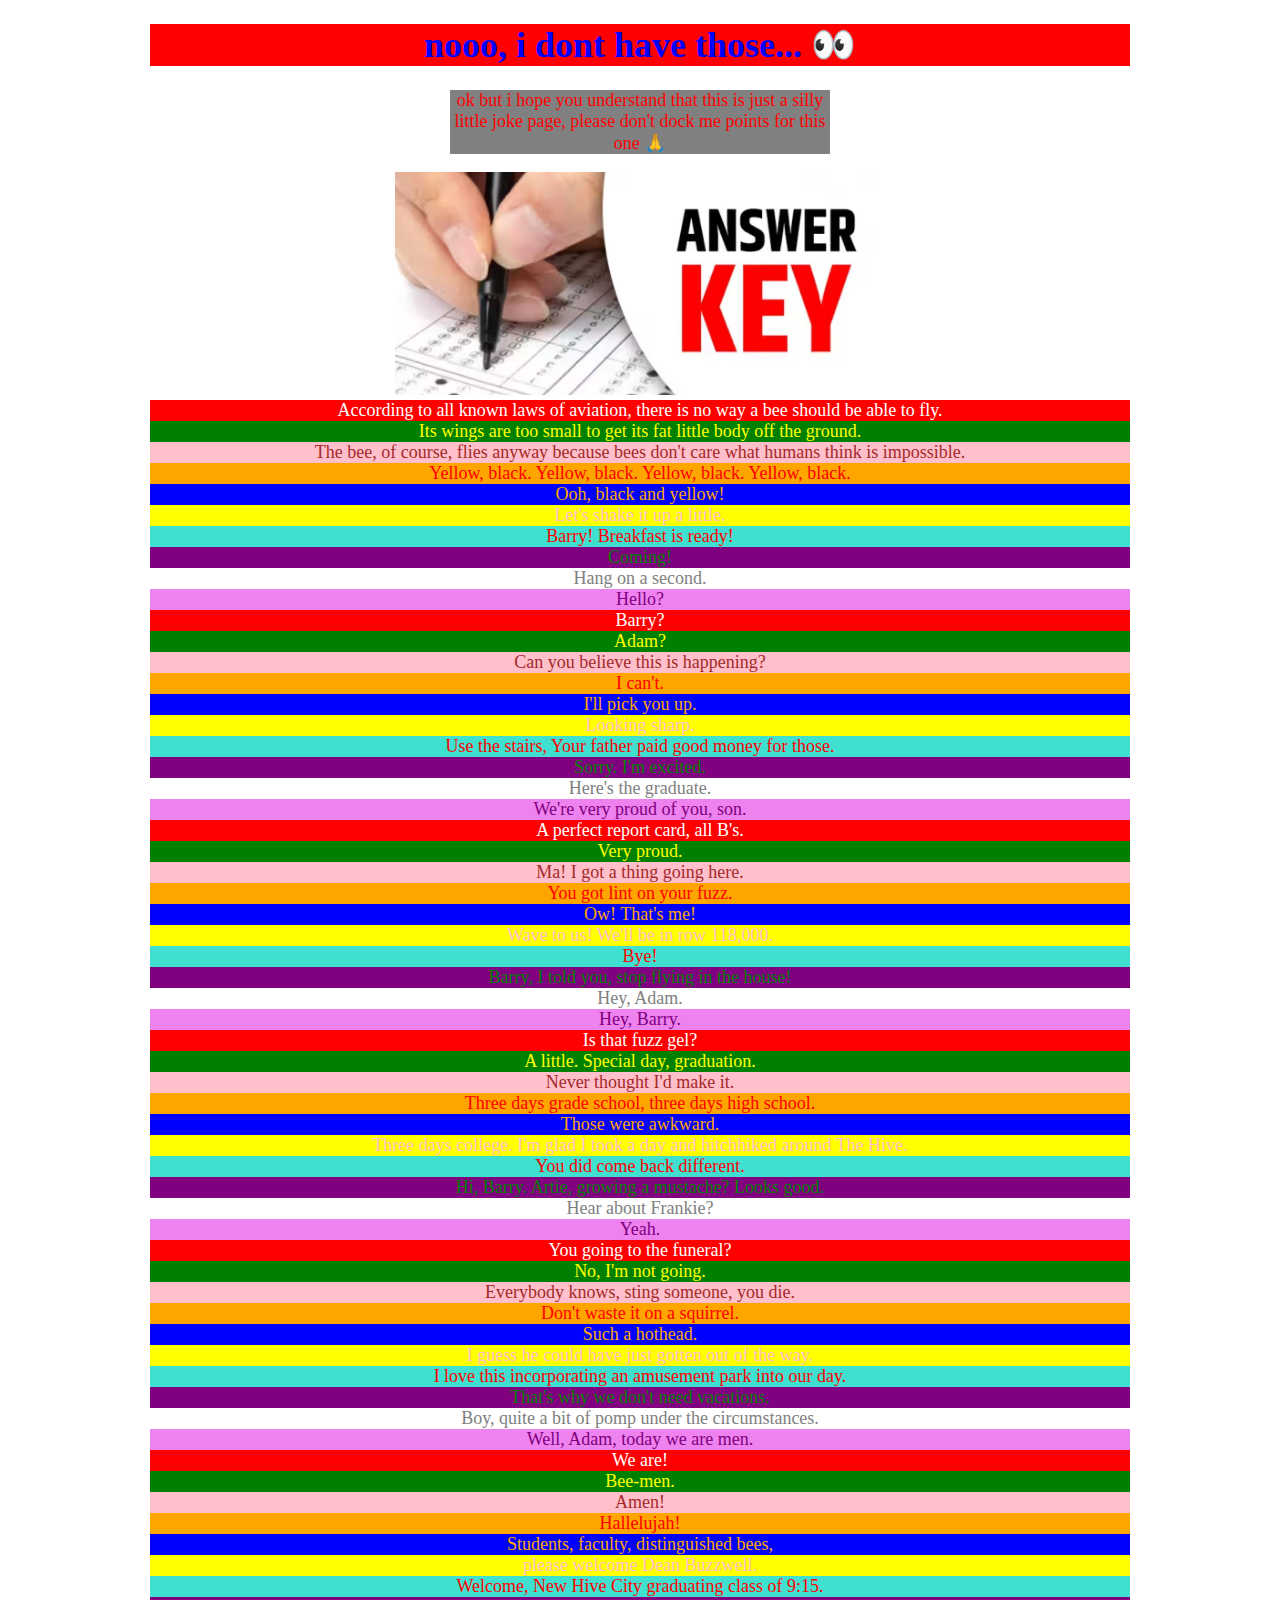
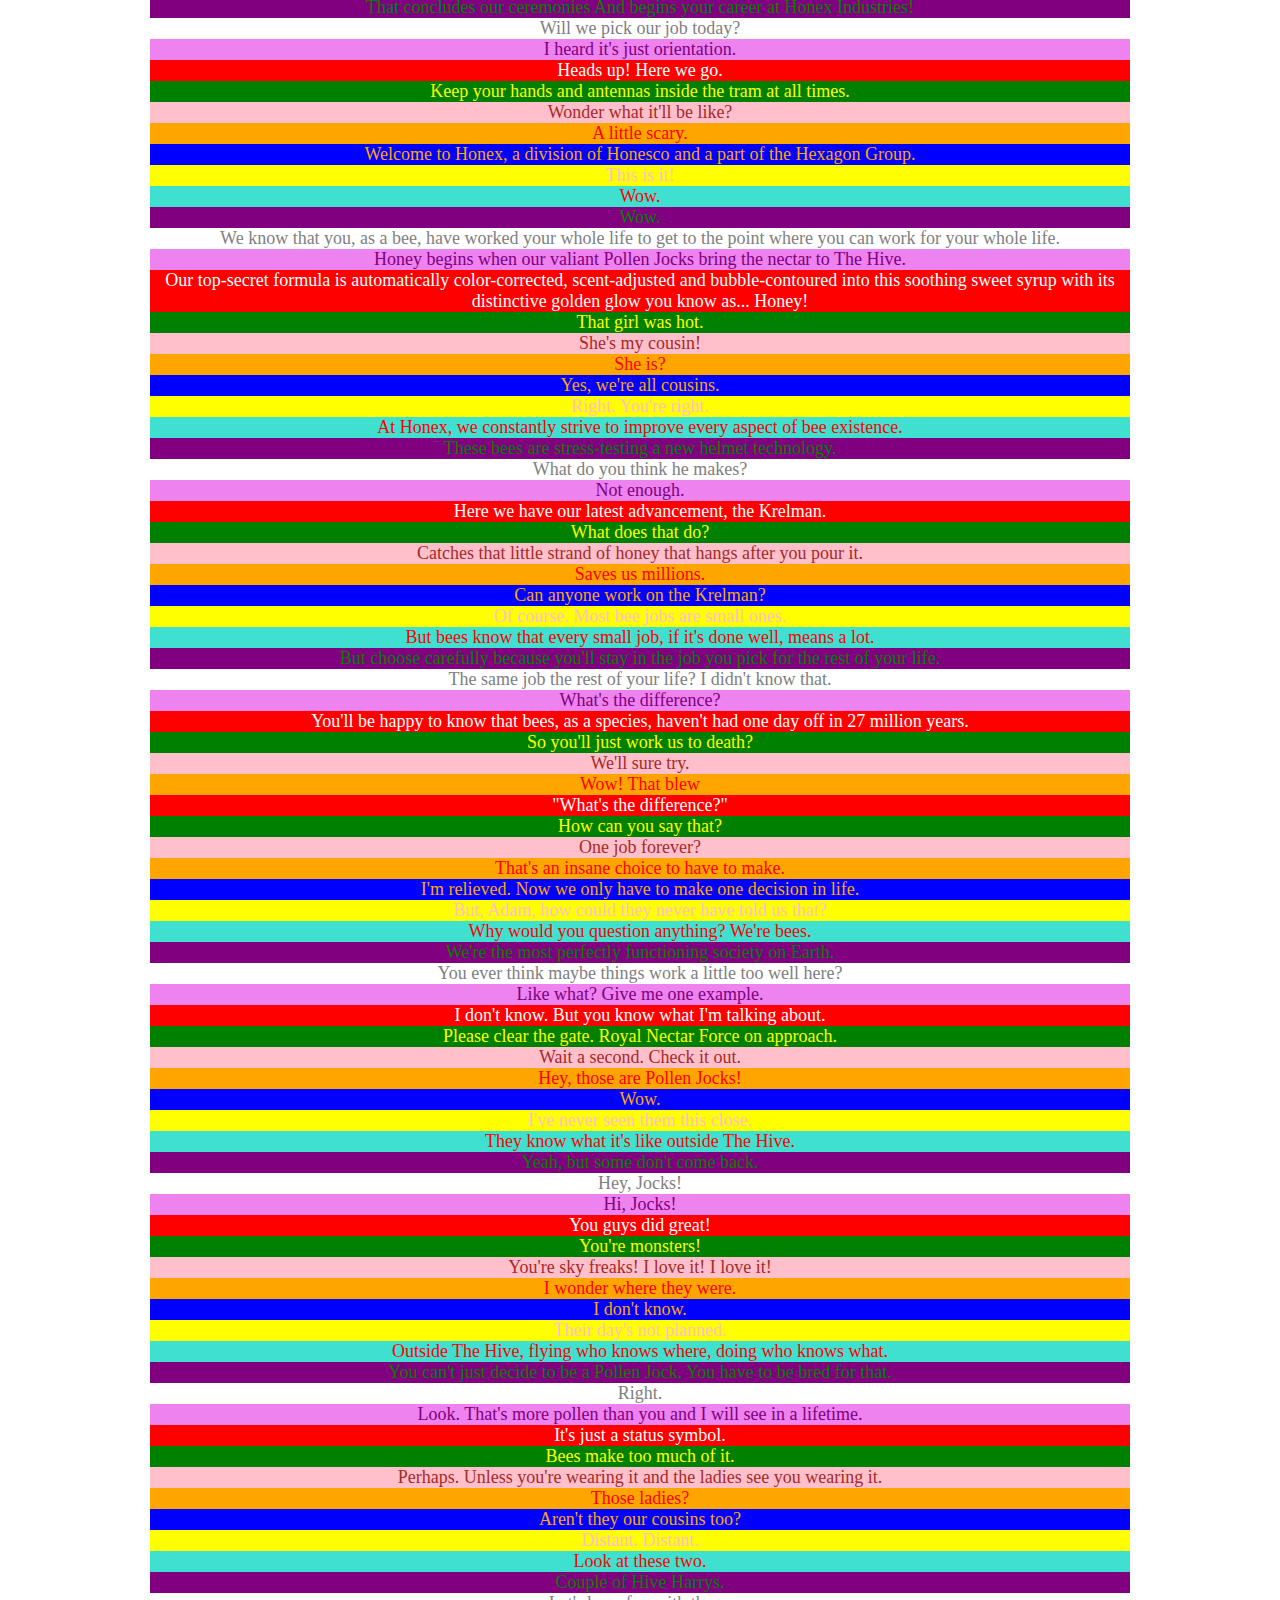
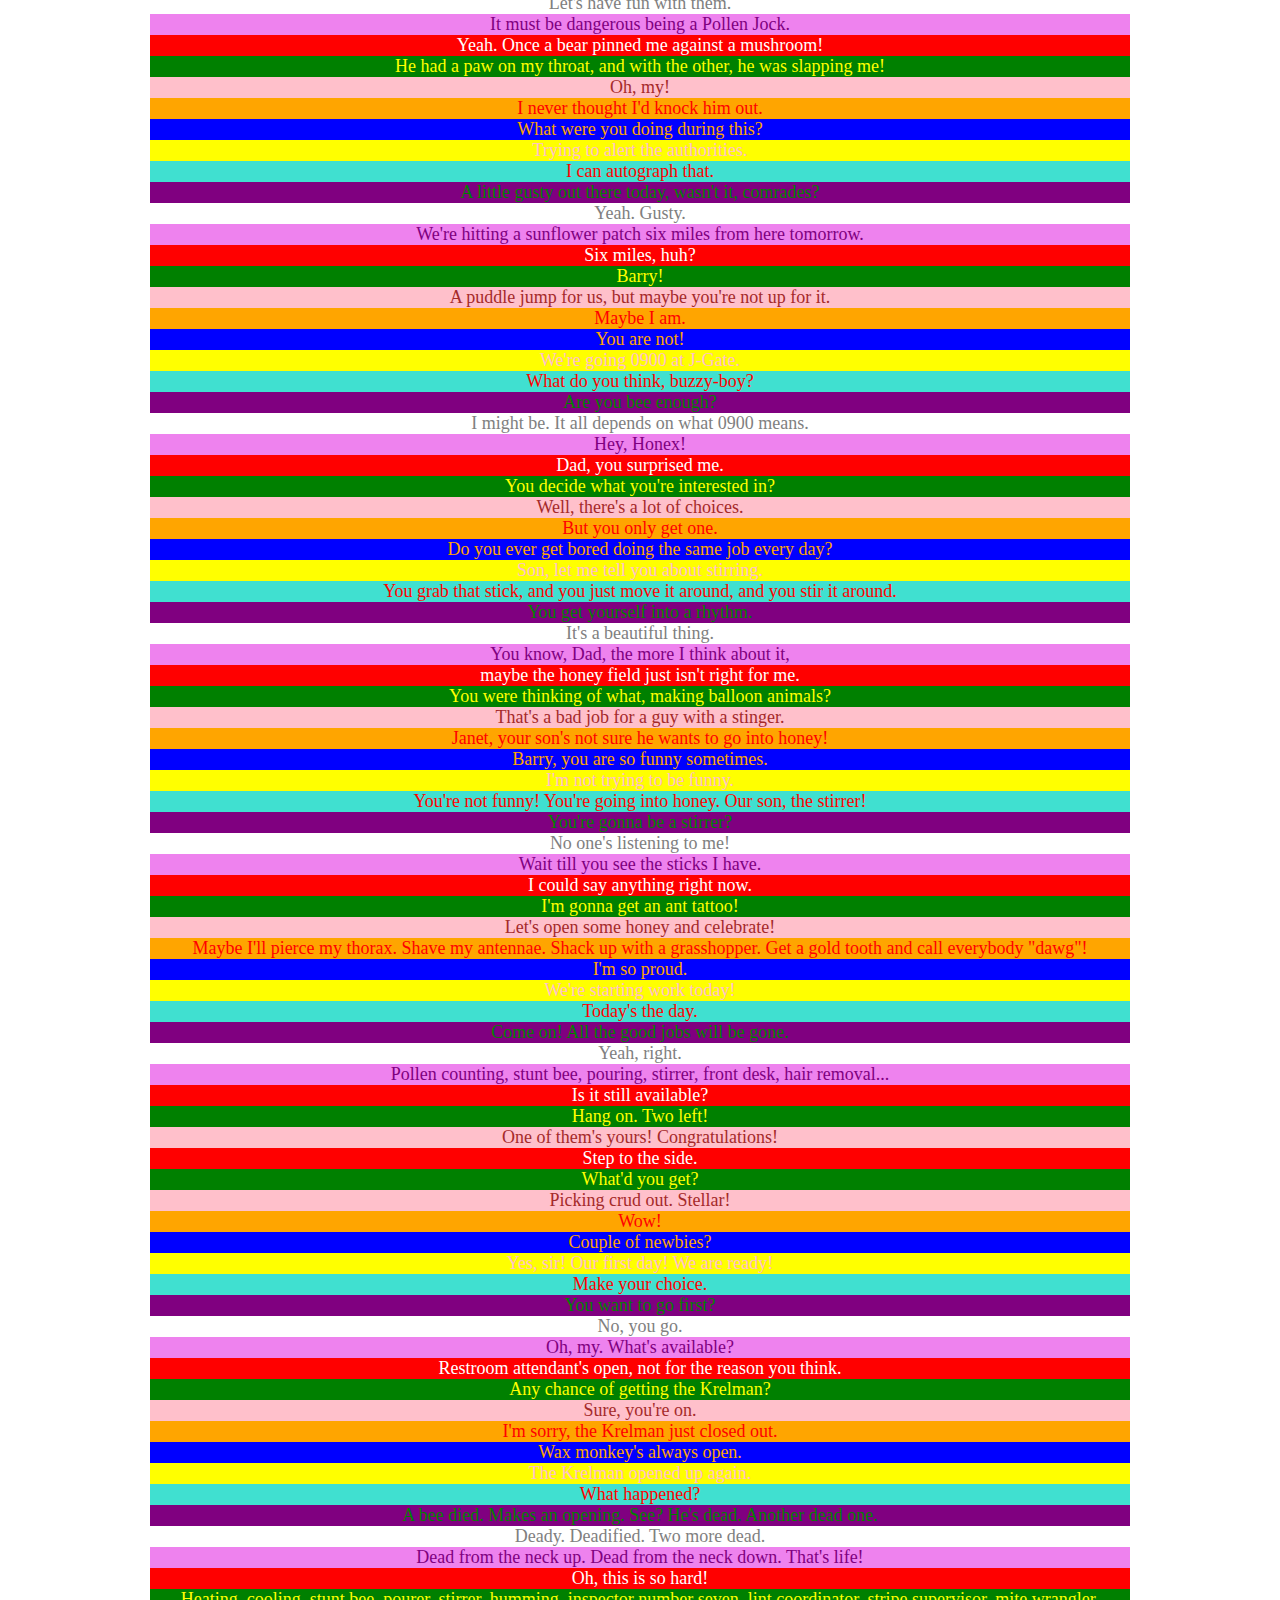
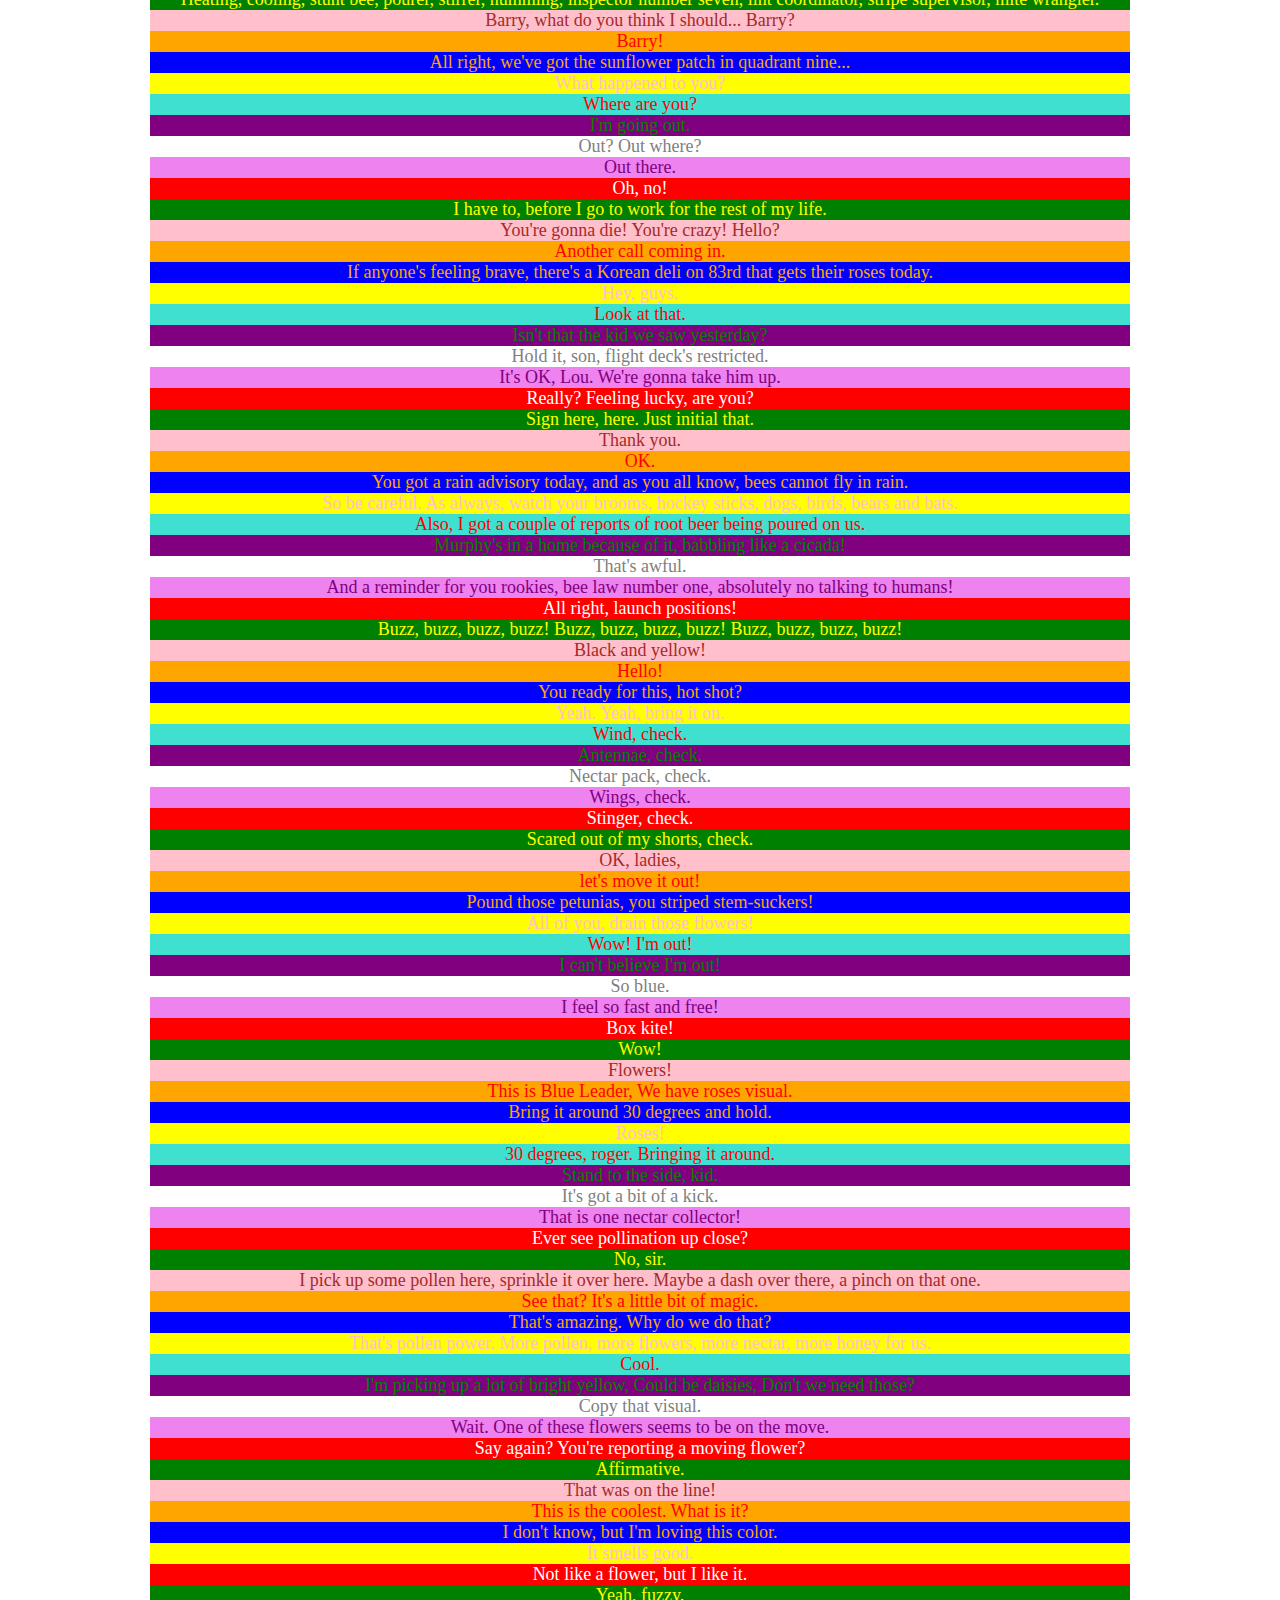
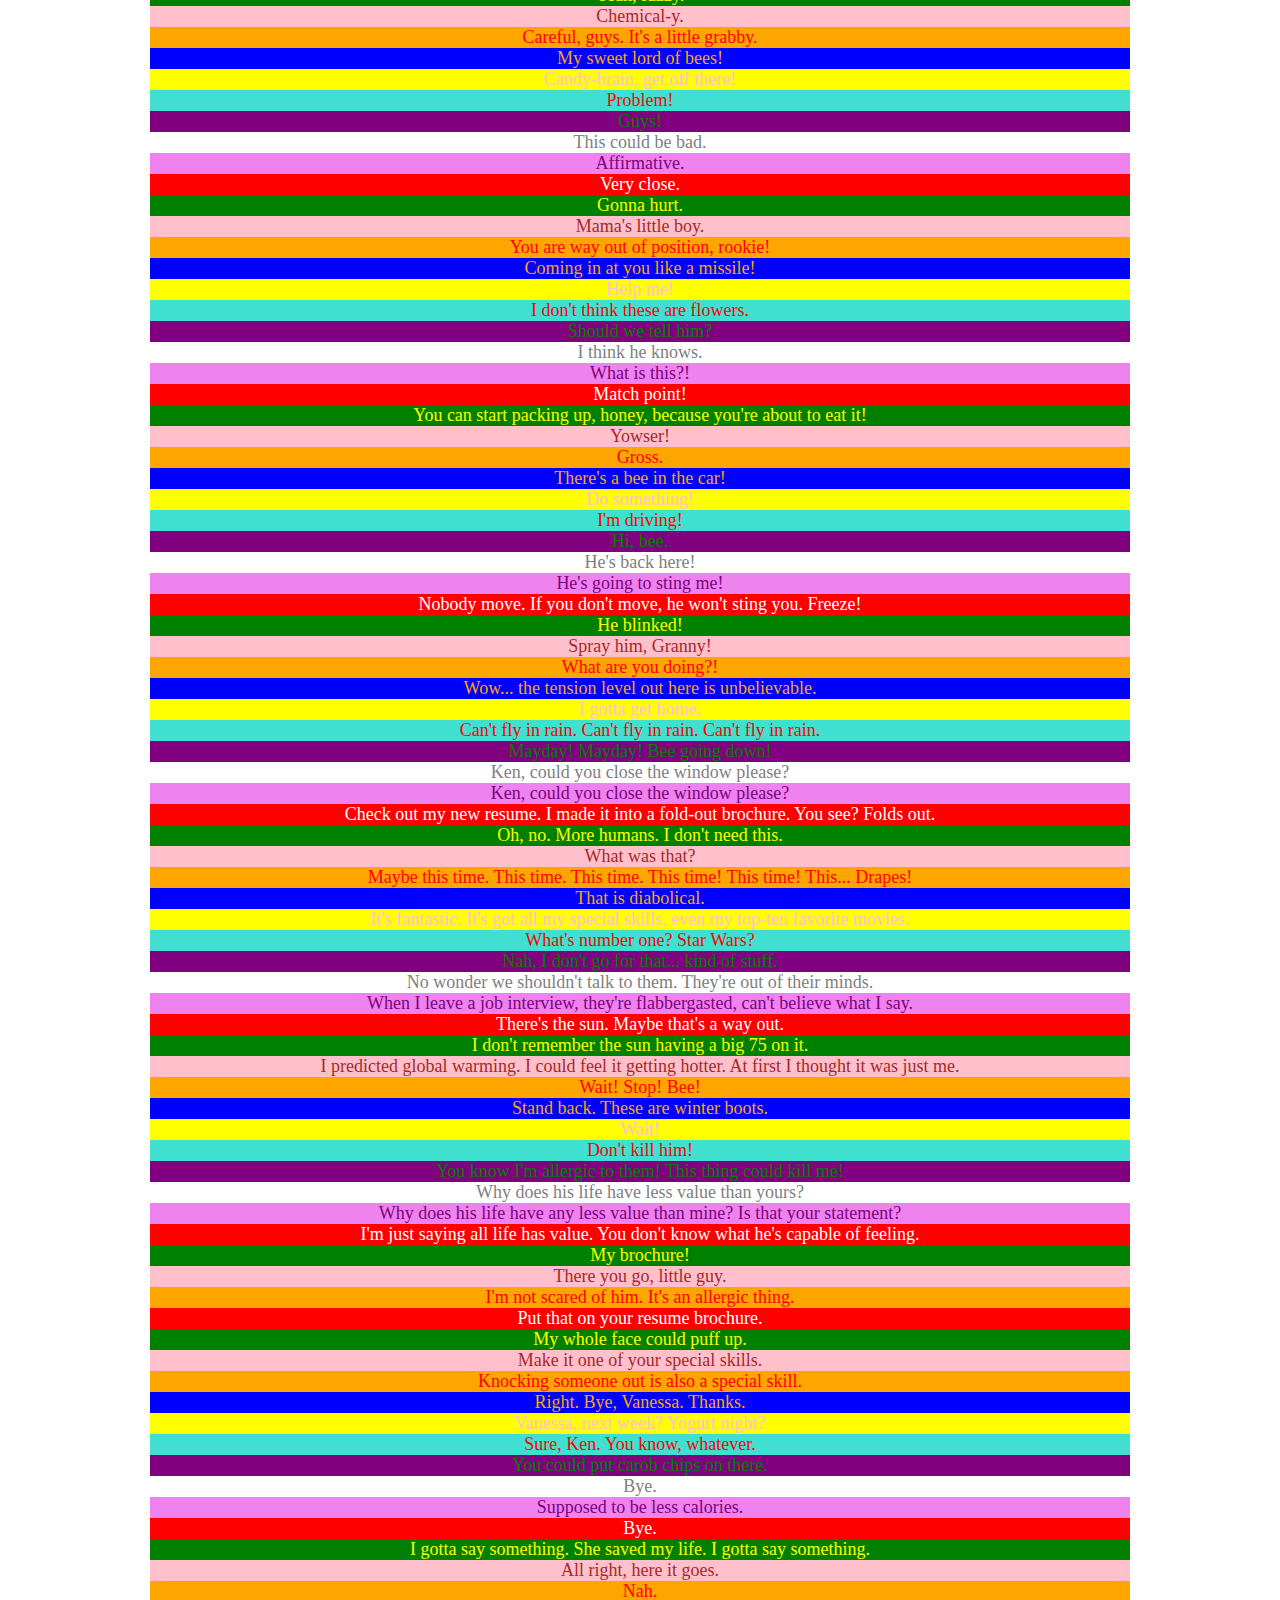
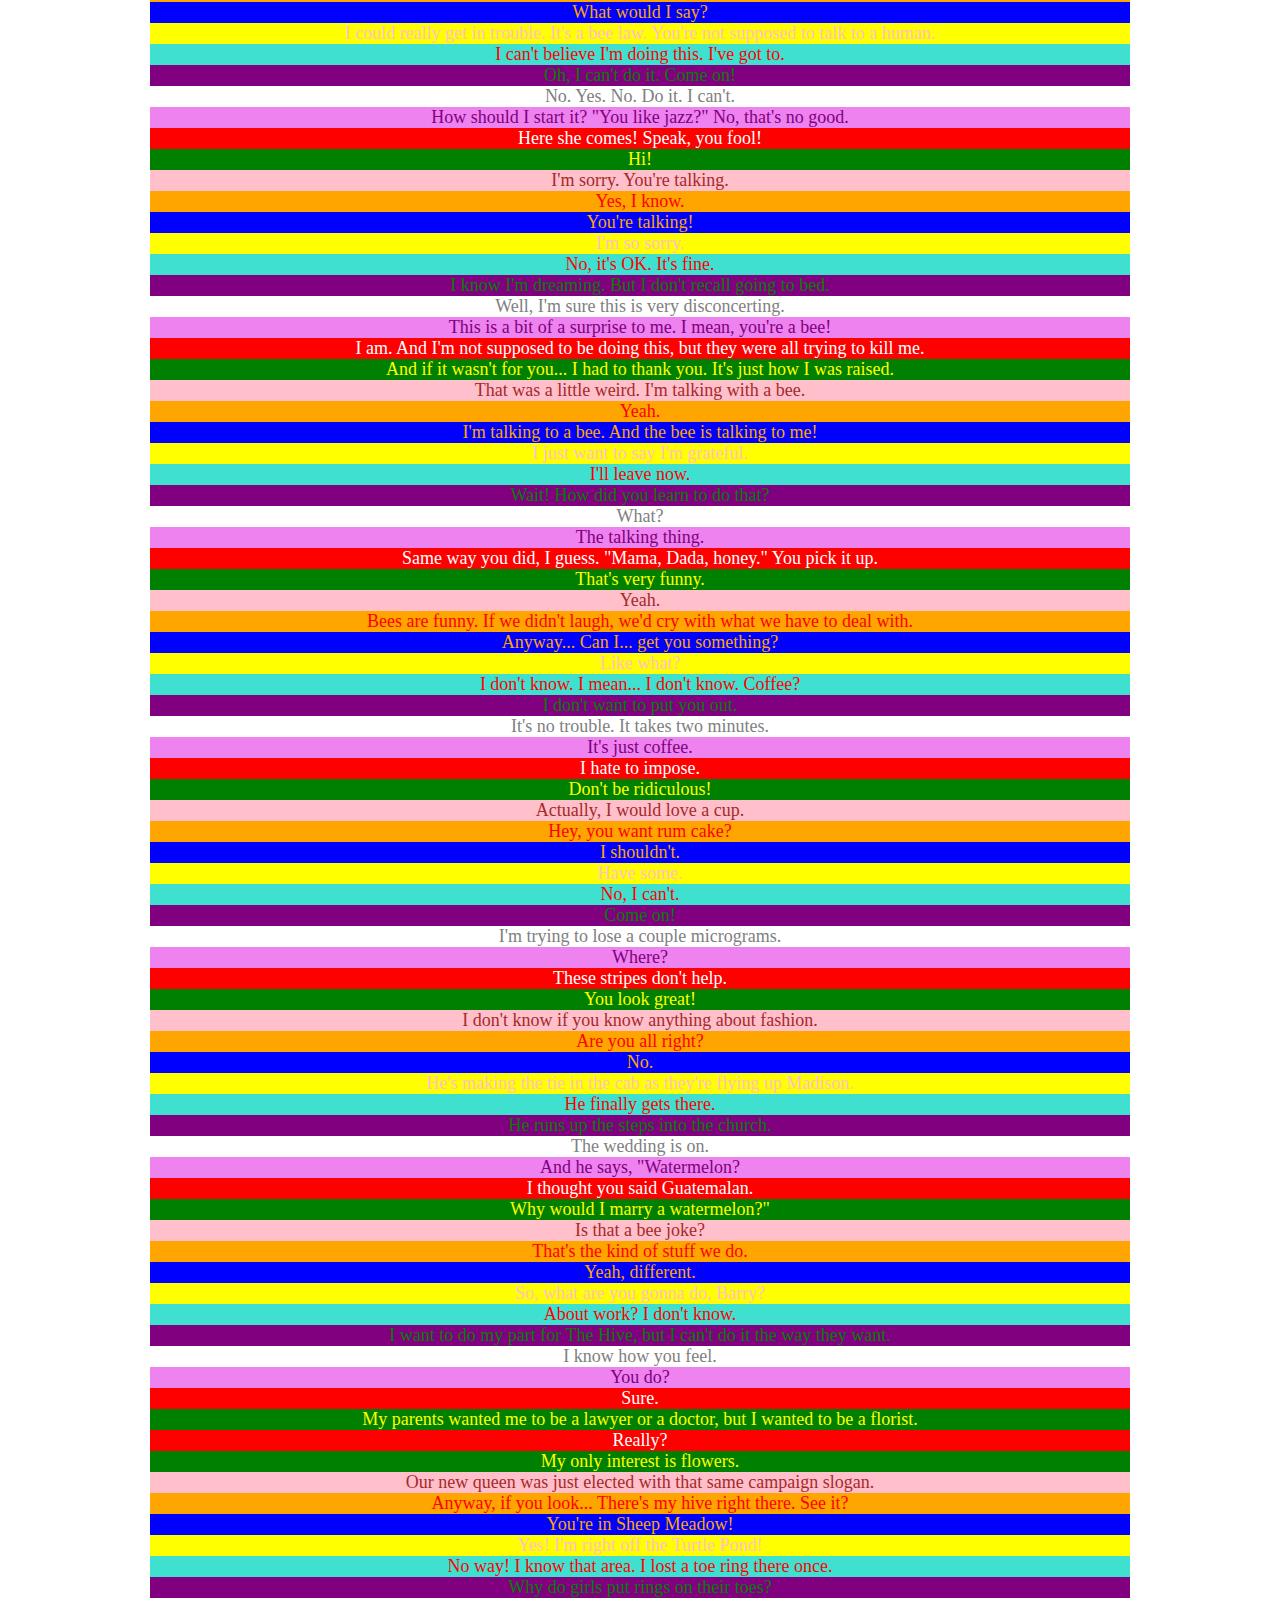
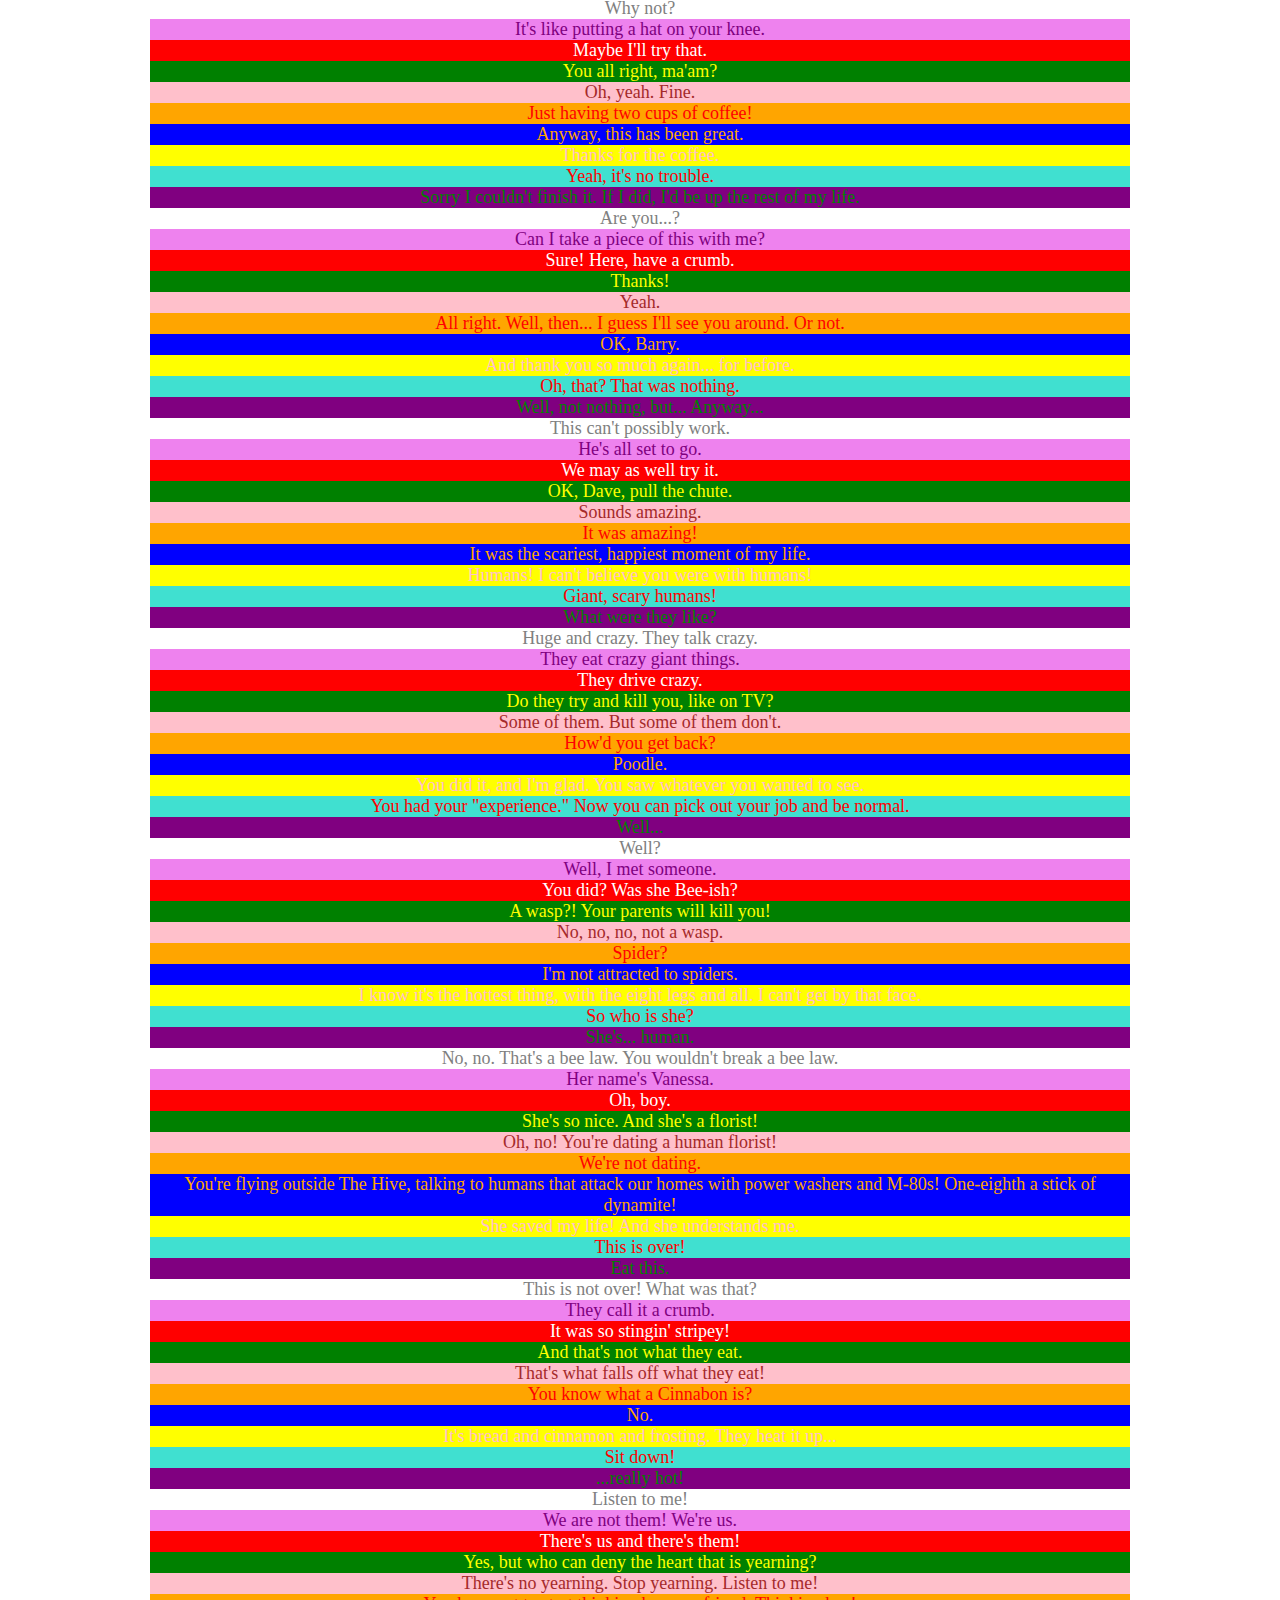
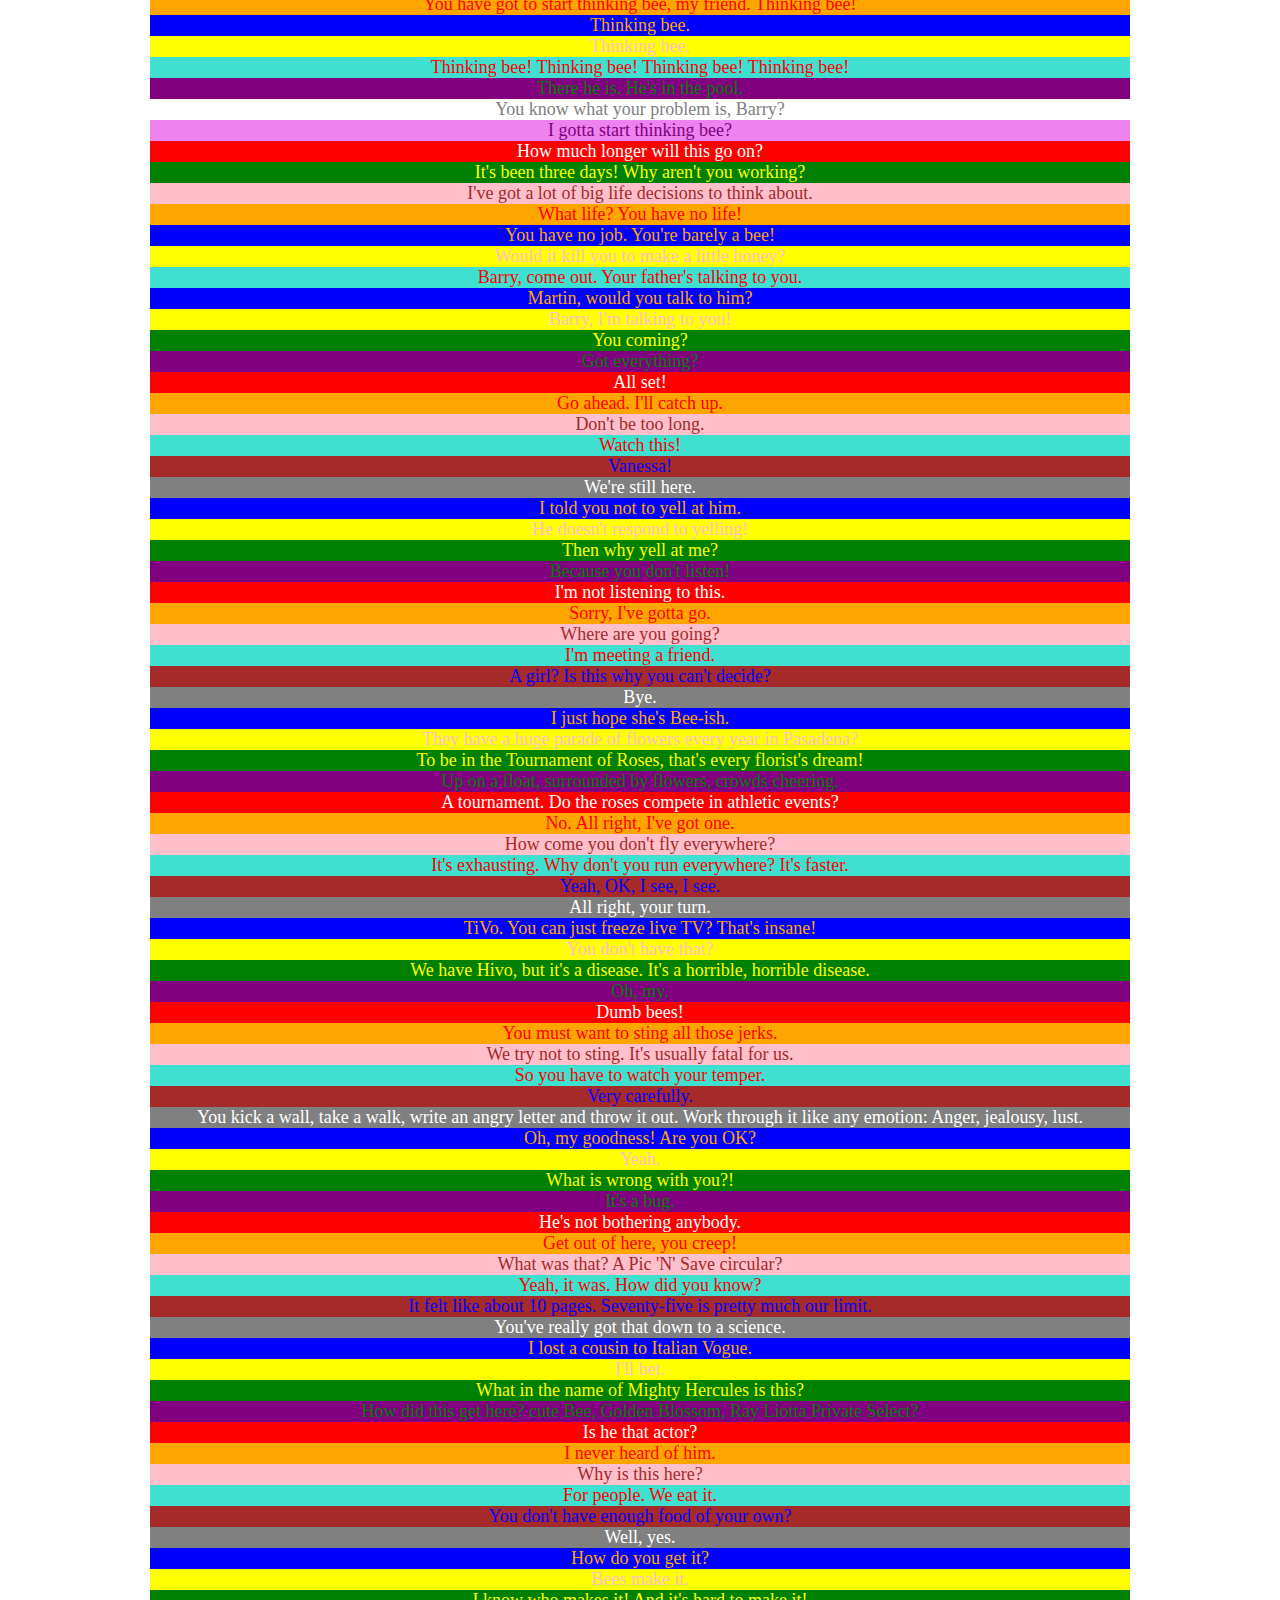
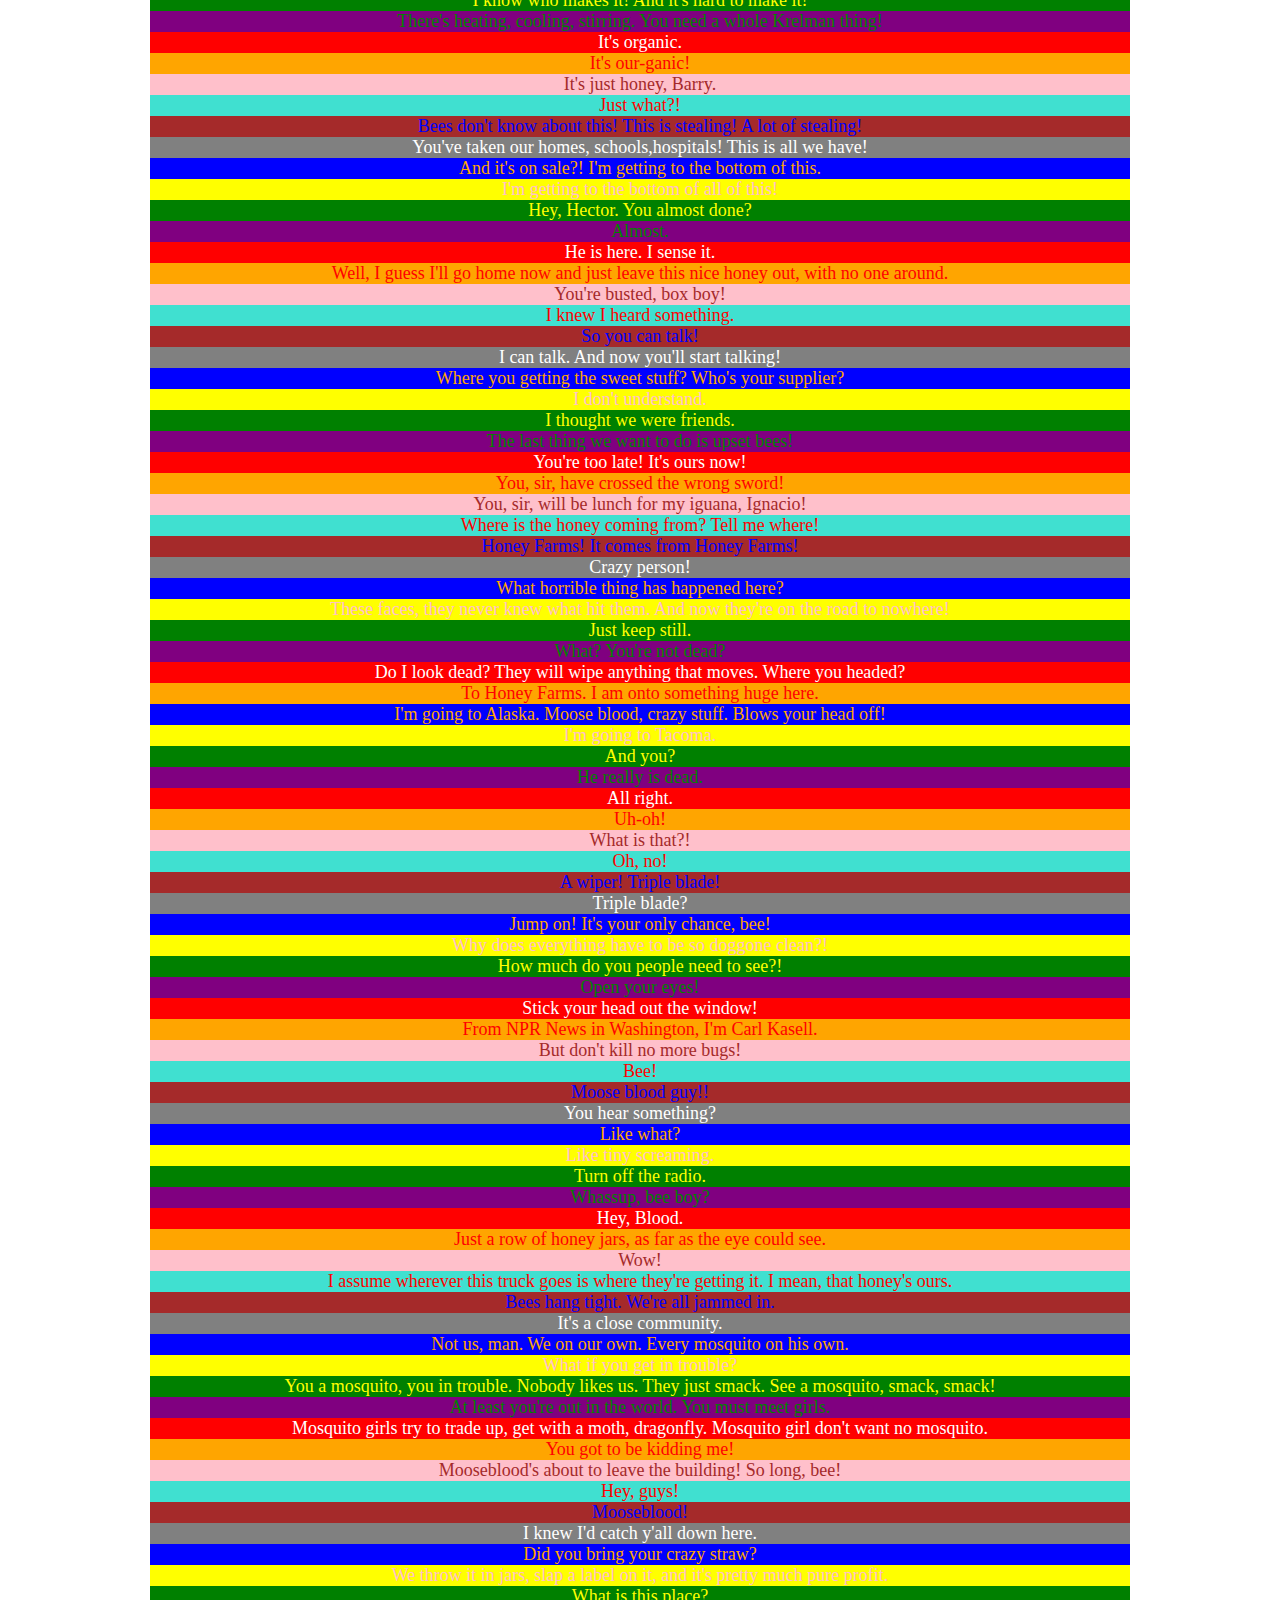
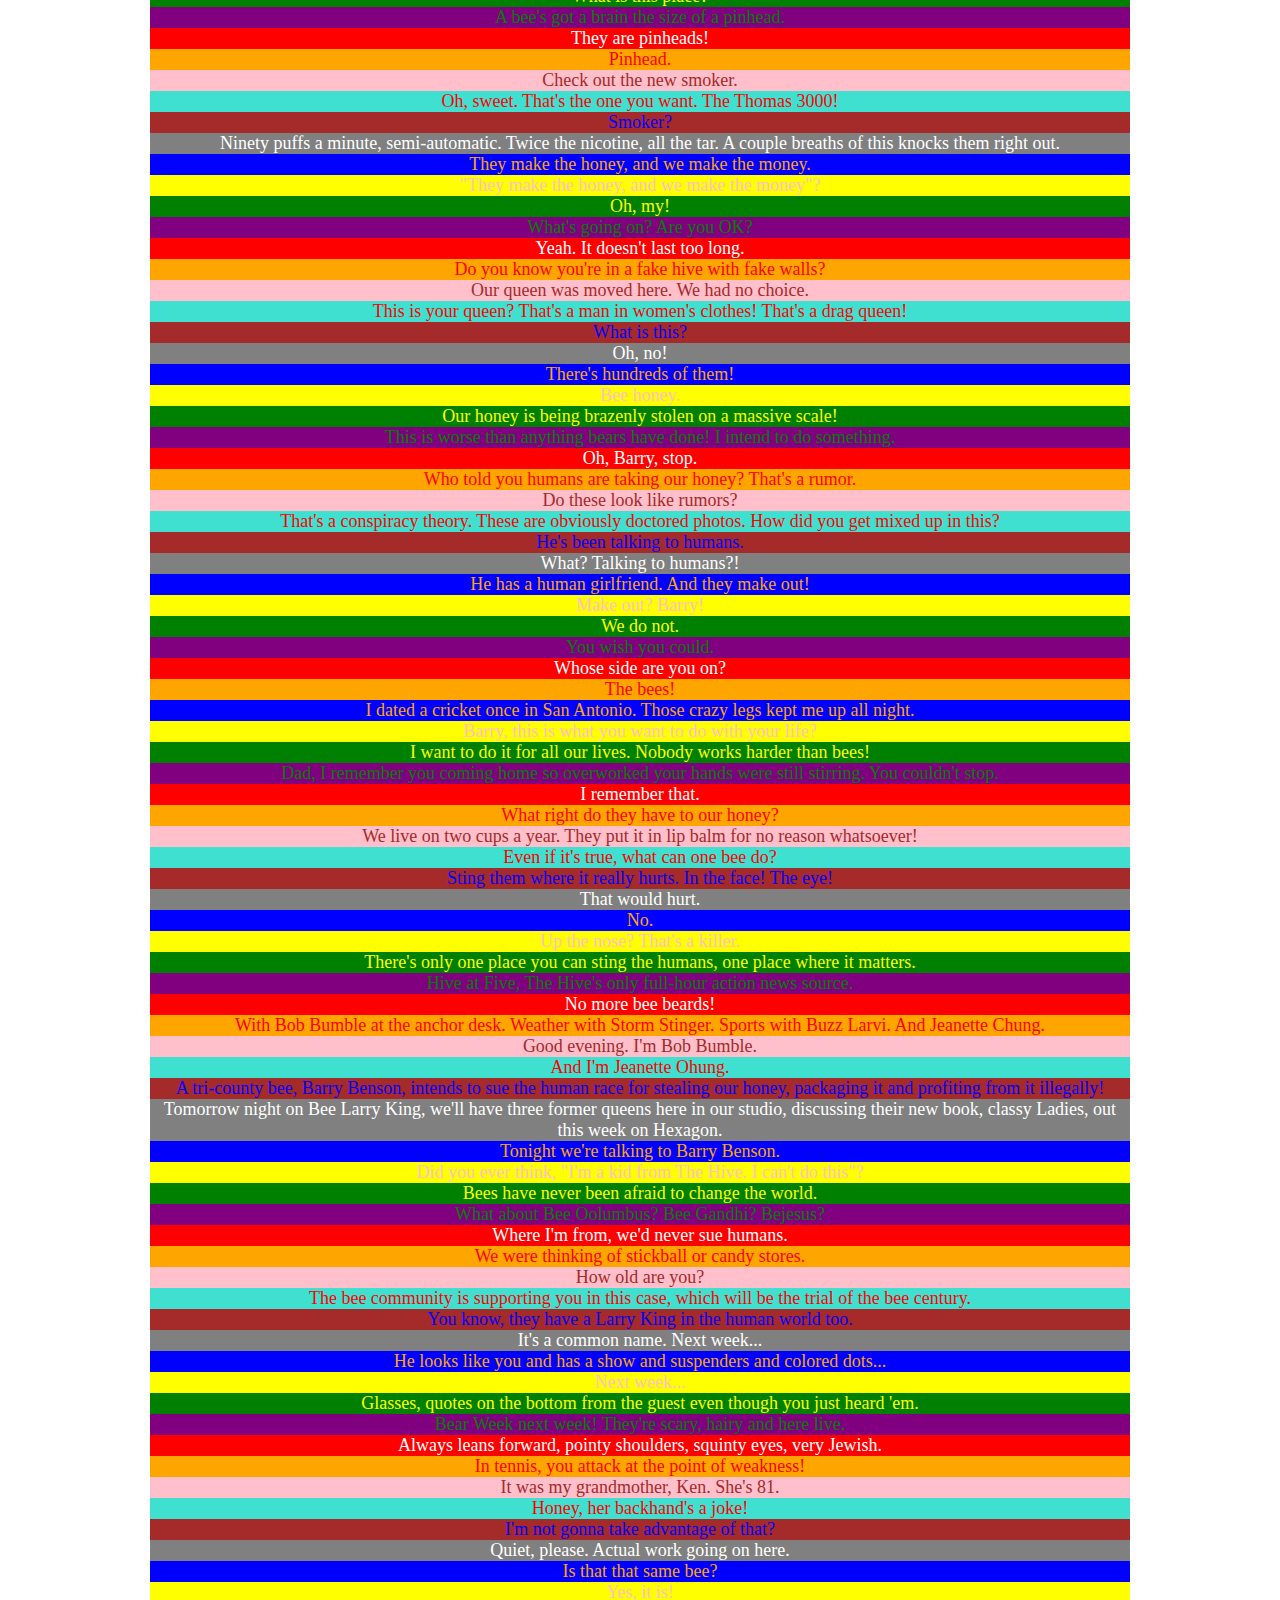
<file: webProj/html/final.html>
<!DOCTYPE html>
<html lang="en">
<head>
    <meta charset="UTF-8">
    <meta name="viewport" content="width=device-width, initial-scale=1.0">
    <title>IS201 Final Exam Answer Key</title>
    <link href="../../assets/img/favicon.png" rel="icon">
    <link href="../../assets/img/apple-touch-icon.png" rel="apple-touch-icon">
    <link rel="stylesheet" type="text/css" href="../css/final.css">
</head>
<body>
    <div class="atro"><h1 id="top">nooo, i dont have those... 👀</h1></div>
    <div class="cious"><p>ok but i hope you understand that this is just a silly little joke page, please don't dock me points for this one 🙏</p></div>
    <img src="../img/answerKey.JPG" alt="answer_key" width="50%">
    <br>
<!--Bee Movie Script-->
    <div class="red">According to all known laws of aviation, there is no way a bee should be able to fly.</div>
    <div class="green">Its wings are too small to get its fat little body off the ground.</div>
    <div class="pink">The bee, of course, flies anyway because bees don't care what humans think is impossible.</div>
    <div class="orange">Yellow, black. Yellow, black. Yellow, black. Yellow, black.</div>
    <div class="blue">Ooh, black and yellow!</div>
    <div class="yellow">Let's shake it up a little.</div>
    <div class="turquoise">Barry! Breakfast is ready!</div>
    <div class="purple">Coming!</div>
    <div class="white">Hang on a second.</div>
    <div class="violet">Hello?</div>
    <div class="red">Barry?</div>
    <div class="green">Adam?</div>
    <div class="pink">Can you believe this is happening?</div>
    <div class="orange">I can't.</div>
    <div class="blue">I'll pick you up.</div>
    <div class="yellow">Looking sharp.</div>
    <div class="turquoise">Use the stairs, Your father paid good money for those.</div>
    <div class="purple">Sorry. I'm excited.</div>
    <div class="white">Here's the graduate.</div>
    <div class="violet">We're very proud of you, son.</div>
    <div class="red">A perfect report card, all B's.</div>
    <div class="green">Very proud.</div>
    <div class="pink">Ma! I got a thing going here.</div>
    <div class="orange">You got lint on your fuzz.</div>
    <div class="blue">Ow! That's me!</div>
    <div class="yellow">Wave to us! We'll be in row 118,000.</div>
    <div class="turquoise">Bye!</div>
    <div class="purple">Barry, I told you, stop flying in the house!</div>
    <div class="white">Hey, Adam.</div>
    <div class="violet">Hey, Barry.</div>
    <div class="red">Is that fuzz gel?</div>
    <div class="green">A little. Special day, graduation.</div>
    <div class="pink">Never thought I'd make it.</div>
    <div class="orange">Three days grade school, three days high school.</div>
    <div class="blue">Those were awkward.</div>
    <div class="yellow">Three days college. I'm glad I took a day and hitchhiked around The Hive.</div>
    <div class="turquoise">You did come back different.</div>
    <div class="purple">Hi, Barry. Artie, growing a mustache? Looks good.</div>
    <div class="white">Hear about Frankie?</div>
    <div class="violet">Yeah.</div>
    <div class="red">You going to the funeral?</div>
    <div class="green">No, I'm not going.</div>
    <div class="pink">Everybody knows, sting someone, you die.</div>
    <div class="orange">Don't waste it on a squirrel.</div>
    <div class="blue">Such a hothead.</div>
    <div class="yellow">I guess he could have just gotten out of the way.</div>
    <div class="turquoise">I love this incorporating an amusement park into our day.</div>
    <div class="purple">That's why we don't need vacations.</div>
    <div class="white">Boy, quite a bit of pomp under the circumstances.</div>
    <div class="violet">Well, Adam, today we are men.</div>
    <div class="red">We are!</div>
    <div class="green">Bee-men.</div>
    <div class="pink">Amen!</div>
    <div class="orange">Hallelujah!</div>
    <div class="blue">Students, faculty, distinguished bees,</div>
    <div class="yellow">please welcome Dean Buzzwell.</div>
    <div class="turquoise">Welcome, New Hive City graduating class of 9:15.</div>
    <div class="purple">That concludes our ceremonies And begins your career at Honex Industries!</div>
    <div class="white">Will we pick our job today?</div>
    <div class="violet">I heard it's just orientation.</div>
    <div class="red">Heads up! Here we go.</div>
    <div class="green">Keep your hands and antennas inside the tram at all times.</div>
    <div class="pink">Wonder what it'll be like?</div>
    <div class="orange">A little scary.</div>
    <div class="blue">Welcome to Honex, a division of Honesco and a part of the Hexagon Group.</div>
    <div class="yellow">This is it!</div>
    <div class="turquoise">Wow.</div>
    <div class="purple">Wow.</div>
    <div class="white">We know that you, as a bee, have worked your whole life to get to the point where you can work for your whole life.</div>
    <div class="violet">Honey begins when our valiant Pollen Jocks bring the nectar to The Hive.</div>
    <div class="red">Our top-secret formula is automatically color-corrected, scent-adjusted and bubble-contoured into this soothing sweet syrup with its distinctive golden glow you know as... Honey!</div>
    <div class="green">That girl was hot.</div>
    <div class="pink">She's my cousin!</div>
    <div class="orange">She is?</div>
    <div class="blue">Yes, we're all cousins.</div>
    <div class="yellow">Right. You're right.</div>
    <div class="turquoise">At Honex, we constantly strive to improve every aspect of bee existence.</div>
    <div class="purple">These bees are stress-testing a new helmet technology.</div>
    <div class="white">What do you think he makes?</div>
    <div class="violet">Not enough.</div>
    <div class="red">Here we have our latest advancement, the Krelman.</div>
    <div class="green">What does that do?</div>
    <div class="pink">Catches that little strand of honey that hangs after you pour it.</div>
    <div class="orange">Saves us millions.</div>
    <div class="blue">Can anyone work on the Krelman?</div>
    <div class="yellow">Of course. Most bee jobs are small ones.</div>
    <div class="turquoise">But bees know that every small job, if it's done well, means a lot.</div>
    <div class="purple">But choose carefully because you'll stay in the job you pick for the rest of your life.</div>
    <div class="white">The same job the rest of your life? I didn't know that.</div>
    <div class="violet">What's the difference?</div>
    <div class="red">You'll be happy to know that bees, as a species, haven't had one day off in 27 million years.</div>
    <div class="green">So you'll just work us to death?</div>
    <div class="pink">We'll sure try.</div>
    <div class="orange">Wow! That blew</div>
    <div class="red">"What's the difference?"</div>
    <div class="green">How can you say that?</div>
    <div class="pink">One job forever?</div>
    <div class="orange">That's an insane choice to have to make.</div>
    <div class="blue">I'm relieved. Now we only have to make one decision in life.</div>
    <div class="yellow">But, Adam, how could they never have told us that?</div>
    <div class="turquoise">Why would you question anything? We're bees.</div>
    <div class="purple">We're the most perfectly functioning society on Earth.</div>
    <div class="white">You ever think maybe things work a little too well here?</div>
    <div class="violet">Like what? Give me one example.</div>
    <div class="red">I don't know. But you know what I'm talking about.</div>
    <div class="green">Please clear the gate. Royal Nectar Force on approach.</div>
    <div class="pink">Wait a second. Check it out.</div>
    <div class="orange">Hey, those are Pollen Jocks!</div>
    <div class="blue">Wow.</div>
    <div class="yellow">I've never seen them this close.</div>
    <div class="turquoise">They know what it's like outside The Hive.</div>
    <div class="purple">Yeah, but some don't come back.</div>
    <div class="white">Hey, Jocks!</div>
    <div class="violet">Hi, Jocks!</div>
    <div class="red">You guys did great!</div>
    <div class="green">You're monsters!</div>
    <div class="pink">You're sky freaks! I love it! I love it!</div>
    <div class="orange">I wonder where they were.</div>
    <div class="blue">I don't know.</div>
    <div class="yellow">Their day's not planned.</div>
    <div class="turquoise">Outside The Hive, flying who knows where, doing who knows what.</div>
    <div class="purple">You can't just decide to be a Pollen Jock. You have to be bred for that.</div>
    <div class="white">Right.</div>
    <div class="violet">Look. That's more pollen than you and I will see in a lifetime.</div>
    <div class="red">It's just a status symbol.</div>
    <div class="green">Bees make too much of it.</div>
    <div class="pink">Perhaps. Unless you're wearing it and the ladies see you wearing it.</div>
    <div class="orange">Those ladies?</div>
    <div class="blue">Aren't they our cousins too?</div>
    <div class="yellow">Distant. Distant.</div>
    <div class="turquoise">Look at these two.</div>
    <div class="purple">Couple of Hive Harrys.</div>
    <div class="white">Let's have fun with them.</div>
    <div class="violet">It must be dangerous being a Pollen Jock.</div>
    <div class="red">Yeah. Once a bear pinned me against a mushroom!</div>
    <div class="green">He had a paw on my throat, and with the other, he was slapping me!</div>
    <div class="pink">Oh, my!</div>
    <div class="orange">I never thought I'd knock him out.</div>
    <div class="blue">What were you doing during this?</div>
    <div class="yellow">Trying to alert the authorities.</div>
    <div class="turquoise">I can autograph that.</div>
    <div class="purple">A little gusty out there today, wasn't it, comrades?</div>
    <div class="white">Yeah. Gusty.</div>
    <div class="violet">We're hitting a sunflower patch six miles from here tomorrow.</div>
    <div class="red">Six miles, huh?</div>
    <div class="green">Barry!</div>
    <div class="pink">A puddle jump for us, but maybe you're not up for it.</div>
    <div class="orange">Maybe I am.</div>
    <div class="blue">You are not!</div>
    <div class="yellow">We're going 0900 at J-Gate.</div>
    <div class="turquoise">What do you think, buzzy-boy?</div>
    <div class="purple">Are you bee enough?</div>
    <div class="white">I might be. It all depends on what 0900 means.</div>
    <div class="violet">Hey, Honex!</div>
    <div class="red">Dad, you surprised me.</div>
    <div class="green">You decide what you're interested in?</div>
    <div class="pink">Well, there's a lot of choices.</div>
    <div class="orange">But you only get one.</div>
    <div class="blue">Do you ever get bored doing the same job every day?</div>
    <div class="yellow">Son, let me tell you about stirring.</div>
    <div class="turquoise">You grab that stick, and you just move it around, and you stir it around.</div>
    <div class="purple">You get yourself into a rhythm.</div>
    <div class="white">It's a beautiful thing.</div>
    <div class="violet">You know, Dad, the more I think about it,</div>
    <div class="red">maybe the honey field just isn't right for me.</div>
    <div class="green">You were thinking of what, making balloon animals?</div>
    <div class="pink">That's a bad job for a guy with a stinger.</div>
    <div class="orange">Janet, your son's not sure he wants to go into honey!</div>
    <div class="blue">Barry, you are so funny sometimes.</div>
    <div class="yellow">I'm not trying to be funny.</div>
    <div class="turquoise">You're not funny! You're going into honey. Our son, the stirrer!</div>
    <div class="purple">You're gonna be a stirrer?</div>
    <div class="white">No one's listening to me!</div>
    <div class="violet">Wait till you see the sticks I have.</div>
    <div class="red">I could say anything right now.</div>
    <div class="green">I'm gonna get an ant tattoo!</div>
    <div class="pink">Let's open some honey and celebrate!</div>
    <div class="orange">Maybe I'll pierce my thorax. Shave my antennae. Shack up with a grasshopper. Get a gold tooth and call everybody "dawg"!</div>
    <div class="blue">I'm so proud.</div>
    <div class="yellow">We're starting work today!</div>
    <div class="turquoise">Today's the day.</div>
    <div class="purple">Come on! All the good jobs will be gone.</div>
    <div class="white">Yeah, right.</div>
    <div class="violet">Pollen counting, stunt bee, pouring, stirrer, front desk, hair removal...</div>
    <div class="red">Is it still available?</div>
    <div class="green">Hang on. Two left!</div>
    <div class="pink">One of them's yours! Congratulations!</div>
    <div class="red">Step to the side.</div>
    <div class="green">What'd you get?</div>
    <div class="pink">Picking crud out. Stellar!</div>
    <div class="orange">Wow!</div>
    <div class="blue">Couple of newbies?</div>
    <div class="yellow">Yes, sir! Our first day! We are ready!</div>
    <div class="turquoise">Make your choice.</div>
    <div class="purple">You want to go first?</div>
    <div class="white">No, you go.</div>
    <div class="violet">Oh, my. What's available?</div>
    <div class="red">Restroom attendant's open, not for the reason you think.</div>
    <div class="green">Any chance of getting the Krelman?</div>
    <div class="pink">Sure, you're on.</div>
    <div class="orange">I'm sorry, the Krelman just closed out.</div>
    <div class="blue">Wax monkey's always open.</div>
    <div class="yellow">The Krelman opened up again.</div>
    <div class="turquoise">What happened?</div>
    <div class="purple">A bee died. Makes an opening. See? He's dead. Another dead one.</div>
    <div class="white">Deady. Deadified. Two more dead.</div>
    <div class="violet">Dead from the neck up. Dead from the neck down. That's life!</div>
    <div class="red">Oh, this is so hard!</div>
    <div class="green">Heating, cooling, stunt bee, pourer, stirrer, humming, inspector number seven, lint coordinator, stripe supervisor, mite wrangler.</div>
    <div class="pink">Barry, what do you think I should... Barry?</div>
    <div class="orange">Barry!</div>
    <div class="blue">All right, we've got the sunflower patch in quadrant nine...</div>
    <div class="yellow">What happened to you?</div>
    <div class="turquoise">Where are you?</div>
    <div class="purple">I'm going out.</div>
    <div class="white">Out? Out where?</div>
    <div class="violet">Out there.</div>
    <div class="red">Oh, no!</div>
    <div class="green">I have to, before I go to work for the rest of my life.</div>
    <div class="pink">You're gonna die! You're crazy! Hello?</div>
    <div class="orange">Another call coming in.</div>
    <div class="blue">If anyone's feeling brave, there's a Korean deli on 83rd that gets their roses today.</div>
    <div class="yellow">Hey, guys.</div>
    <div class="turquoise">Look at that.</div>
    <div class="purple">Isn't that the kid we saw yesterday?</div>
    <div class="white">Hold it, son, flight deck's restricted.</div>
    <div class="violet">It's OK, Lou. We're gonna take him up.</div>
    <div class="red">Really? Feeling lucky, are you?</div>
    <div class="green">Sign here, here. Just initial that.</div>
    <div class="pink">Thank you.</div>
    <div class="orange">OK.</div>
    <div class="blue">You got a rain advisory today, and as you all know, bees cannot fly in rain.</div>
    <div class="yellow">So be careful. As always, watch your brooms, hockey sticks, dogs, birds, bears and bats.</div>
    <div class="turquoise">Also, I got a couple of reports of root beer being poured on us.</div>
    <div class="purple">Murphy's in a home because of it, babbling like a cicada!</div>
    <div class="white">That's awful.</div>
    <div class="violet">And a reminder for you rookies, bee law number one, absolutely no talking to humans!</div>
    <div class="red">All right, launch positions!</div>
    <div class="green">Buzz, buzz, buzz, buzz! Buzz, buzz, buzz, buzz! Buzz, buzz, buzz, buzz!</div>
    <div class="pink">Black and yellow!</div>
    <div class="orange">Hello!</div>
    <div class="blue">You ready for this, hot shot?</div>
    <div class="yellow">Yeah. Yeah, bring it on.</div>
    <div class="turquoise">Wind, check.</div>
    <div class="purple">Antennae, check.</div>
    <div class="white">Nectar pack, check.</div>
    <div class="violet">Wings, check.</div>
    <div class="red">Stinger, check.</div>
    <div class="green">Scared out of my shorts, check.</div>
    <div class="pink">OK, ladies,</div>
    <div class="orange">let's move it out!</div>
    <div class="blue">Pound those petunias, you striped stem-suckers!</div>
    <div class="yellow">All of you, drain those flowers!</div>
    <div class="turquoise">Wow! I'm out!</div>
    <div class="purple">I can't believe I'm out!</div>
    <div class="white">So blue.</div>
    <div class="violet">I feel so fast and free!</div>
    <div class="red">Box kite!</div>
    <div class="green">Wow!</div>
    <div class="pink">Flowers!</div>
    <div class="orange">This is Blue Leader, We have roses visual.</div>
    <div class="blue">Bring it around 30 degrees and hold.</div>
    <div class="yellow">Roses!</div>
    <div class="turquoise">30 degrees, roger. Bringing it around.</div>
    <div class="purple">Stand to the side, kid.</div>
    <div class="white">It's got a bit of a kick.</div>
    <div class="violet">That is one nectar collector!</div>
    <div class="red">Ever see pollination up close?</div>
    <div class="green">No, sir.</div>
    <div class="pink">I pick up some pollen here, sprinkle it over here. Maybe a dash over there, a pinch on that one.</div>
    <div class="orange">See that? It's a little bit of magic.</div>
    <div class="blue">That's amazing. Why do we do that?</div>
    <div class="yellow">That's pollen power. More pollen, more flowers, more nectar, more honey for us.</div>
    <div class="turquoise">Cool.</div>
    <div class="purple">I'm picking up a lot of bright yellow, Could be daisies, Don't we need those?</div>
    <div class="white">Copy that visual.</div>
    <div class="violet">Wait. One of these flowers seems to be on the move.</div>
    <div class="red">Say again? You're reporting a moving flower?</div>
    <div class="green">Affirmative.</div>
    <div class="pink">That was on the line!</div>
    <div class="orange">This is the coolest. What is it?</div>
    <div class="blue">I don't know, but I'm loving this color.</div>
    <div class="yellow">It smells good.</div>
    <div class="red">Not like a flower, but I like it.</div>
    <div class="green">Yeah, fuzzy.</div>
    <div class="pink">Chemical-y.</div>
    <div class="orange">Careful, guys. It's a little grabby.</div>
    <div class="blue">My sweet lord of bees!</div>
    <div class="yellow">Candy-brain, get off there!</div>
    <div class="turquoise">Problem!</div>
    <div class="purple">Guys!</div>
    <div class="white">This could be bad.</div>
    <div class="violet">Affirmative.</div>
    <div class="red">Very close.</div>
    <div class="green">Gonna hurt.</div>
    <div class="pink">Mama's little boy.</div>
    <div class="orange">You are way out of position, rookie!</div>
    <div class="blue">Coming in at you like a missile!</div>
    <div class="yellow">Help me!</div>
    <div class="turquoise">I don't think these are flowers.</div>
    <div class="purple">Should we tell him?</div>
    <div class="white">I think he knows.</div>
    <div class="violet">What is this?!</div>
    <div class="red">Match point!</div>
    <div class="green">You can start packing up, honey, because you're about to eat it!</div>
    <div class="pink">Yowser!</div>
    <div class="orange">Gross.</div>
    <div class="blue">There's a bee in the car!</div>
    <div class="yellow">Do something!</div>
    <div class="turquoise">I'm driving!</div>
    <div class="purple">Hi, bee.</div>
    <div class="white">He's back here!</div>
    <div class="violet">He's going to sting me!</div>
    <div class="red">Nobody move. If you don't move, he won't sting you. Freeze!</div>
    <div class="green">He blinked!</div>
    <div class="pink">Spray him, Granny!</div>
    <div class="orange">What are you doing?!</div>
    <div class="blue">Wow... the tension level out here is unbelievable.</div>
    <div class="yellow">I gotta get home.</div>
    <div class="turquoise">Can't fly in rain. Can't fly in rain. Can't fly in rain.</div>
    <div class="purple">Mayday! Mayday! Bee going down!</div>
    <div class="white">Ken, could you close the window please?</div>
    <div class="violet">Ken, could you close the window please?</div>
    <div class="red">Check out my new resume. I made it into a fold-out brochure. You see? Folds out.</div>
    <div class="green">Oh, no. More humans. I don't need this.</div>
    <div class="pink">What was that?</div>
    <div class="orange">Maybe this time. This time. This time. This time! This time! This... Drapes!</div>
    <div class="blue">That is diabolical.</div>
    <div class="yellow">It's fantastic. It's got all my special skills, even my top-ten favorite movies.</div>
    <div class="turquoise">What's number one? Star Wars?</div>
    <div class="purple">Nah, I don't go for that... kind of stuff.</div>
    <div class="white">No wonder we shouldn't talk to them. They're out of their minds.</div>
    <div class="violet">When I leave a job interview, they're flabbergasted, can't believe what I say.</div>
    <div class="red">There's the sun. Maybe that's a way out.</div>
    <div class="green">I don't remember the sun having a big 75 on it.</div>
    <div class="pink">I predicted global warming. I could feel it getting hotter. At first I thought it was just me.</div>
    <div class="orange">Wait! Stop! Bee!</div>
    <div class="blue">Stand back. These are winter boots.</div>
    <div class="yellow">Wait!</div>
    <div class="turquoise">Don't kill him!</div>
    <div class="purple">You know I'm allergic to them! This thing could kill me!</div>
    <div class="white">Why does his life have less value than yours?</div>
    <div class="violet">Why does his life have any less value than mine? Is that your statement?</div>
    <div class="red">I'm just saying all life has value. You don't know what he's capable of feeling.</div>
    <div class="green">My brochure!</div>
    <div class="pink">There you go, little guy.</div>
    <div class="orange">I'm not scared of him. It's an allergic thing.</div>
    <div class="red">Put that on your resume brochure.</div>
    <div class="green">My whole face could puff up.</div>
    <div class="pink">Make it one of your special skills.</div>
    <div class="orange">Knocking someone out is also a special skill.</div>
    <div class="blue">Right. Bye, Vanessa. Thanks.</div>
    <div class="yellow">Vanessa, next week? Yogurt night?</div>
    <div class="turquoise">Sure, Ken. You know, whatever.</div>
    <div class="purple">You could put carob chips on there.</div>
    <div class="white">Bye.</div>
    <div class="violet">Supposed to be less calories.</div>
    <div class="red">Bye.</div>
    <div class="green">I gotta say something. She saved my life. I gotta say something.</div>
    <div class="pink">All right, here it goes.</div>
    <div class="orange">Nah.</div>
    <div class="blue">What would I say?</div>
    <div class="yellow">I could really get in trouble. It's a bee law. You're not supposed to talk to a human.</div>
    <div class="turquoise">I can't believe I'm doing this. I've got to.</div>
    <div class="purple">Oh, I can't do it. Come on!</div>
    <div class="white">No. Yes. No. Do it. I can't.</div>
    <div class="violet">How should I start it? "You like jazz?" No, that's no good.</div>
    <div class="red">Here she comes! Speak, you fool!</div>
    <div class="green">Hi!</div>
    <div class="pink">I'm sorry. You're talking.</div>
    <div class="orange">Yes, I know.</div>
    <div class="blue">You're talking!</div>
    <div class="yellow">I'm so sorry.</div>
    <div class="turquoise">No, it's OK. It's fine.</div>
    <div class="purple">I know I'm dreaming. But I don't recall going to bed.</div>
    <div class="white">Well, I'm sure this is very disconcerting.</div>
    <div class="violet">This is a bit of a surprise to me. I mean, you're a bee!</div>
    <div class="red">I am. And I'm not supposed to be doing this, but they were all trying to kill me.</div>
    <div class="green">And if it wasn't for you... I had to thank you. It's just how I was raised.</div>
    <div class="pink">That was a little weird. I'm talking with a bee.</div>
    <div class="orange">Yeah.</div>
    <div class="blue">I'm talking to a bee. And the bee is talking to me!</div>
    <div class="yellow">I just want to say I'm grateful.</div>
    <div class="turquoise">I'll leave now.</div>
    <div class="purple">Wait! How did you learn to do that?</div>
    <div class="white">What?</div>
    <div class="violet">The talking thing.</div>
    <div class="red">Same way you did, I guess. "Mama, Dada, honey." You pick it up.</div>
    <div class="green">That's very funny.</div>
    <div class="pink">Yeah.</div>
    <div class="orange">Bees are funny. If we didn't laugh, we'd cry with what we have to deal with.</div>
    <div class="blue">Anyway... Can I... get you something?</div>
    <div class="yellow">Like what?</div>
    <div class="turquoise">I don't know. I mean... I don't know. Coffee?</div>
    <div class="purple">I don't want to put you out.</div>
    <div class="white">It's no trouble. It takes two minutes.</div>
    <div class="violet">It's just coffee.</div>
    <div class="red">I hate to impose.</div>
    <div class="green">Don't be ridiculous!</div>
    <div class="pink">Actually, I would love a cup.</div>
    <div class="orange">Hey, you want rum cake?</div>
    <div class="blue">I shouldn't.</div>
    <div class="yellow">Have some.</div>
    <div class="turquoise">No, I can't.</div>
    <div class="purple">Come on!</div>
    <div class="white">I'm trying to lose a couple micrograms.</div>
    <div class="violet">Where?</div>
    <div class="red">These stripes don't help.</div>
    <div class="green">You look great!</div>
    <div class="pink">I don't know if you know anything about fashion.</div>
    <div class="orange">Are you all right?</div>
    <div class="blue">No.</div>
    <div class="yellow">He's making the tie in the cab as they're flying up Madison.</div>
    <div class="turquoise">He finally gets there.</div>
    <div class="purple">He runs up the steps into the church.</div>
    <div class="white">The wedding is on.</div>
    <div class="violet">And he says, "Watermelon?</div>
    <div class="red">I thought you said Guatemalan.</div>
    <div class="green">Why would I marry a watermelon?"</div>
    <div class="pink">Is that a bee joke?</div>
    <div class="orange">That's the kind of stuff we do.</div>
    <div class="blue">Yeah, different.</div>
    <div class="yellow">So, what are you gonna do, Barry?</div>
    <div class="turquoise">About work? I don't know.</div>
    <div class="purple">I want to do my part for The Hive, but I can't do it the way they want.</div>
    <div class="white">I know how you feel.</div>
    <div class="violet">You do?</div>
    <div class="red">Sure.</div>
    <div class="green">My parents wanted me to be a lawyer or a doctor, but I wanted to be a florist.</div>
    <div class="red">Really?</div>
    <div class="green">My only interest is flowers.</div>
    <div class="pink">Our new queen was just elected with that same campaign slogan.</div>
    <div class="orange">Anyway, if you look... There's my hive right there. See it?</div>
    <div class="blue">You're in Sheep Meadow!</div>
    <div class="yellow">Yes! I'm right off the Turtle Pond!</div>
    <div class="turquoise">No way! I know that area. I lost a toe ring there once.</div>
    <div class="purple">Why do girls put rings on their toes?</div>
    <div class="white">Why not?</div>
    <div class="violet">It's like putting a hat on your knee.</div>
    <div class="red">Maybe I'll try that.</div>
    <div class="green">You all right, ma'am?</div>
    <div class="pink">Oh, yeah. Fine.</div>
    <div class="orange">Just having two cups of coffee!</div>
    <div class="blue">Anyway, this has been great.</div>
    <div class="yellow">Thanks for the coffee.</div>
    <div class="turquoise">Yeah, it's no trouble.</div>
    <div class="purple">Sorry I couldn't finish it. If I did, I'd be up the rest of my life.</div>
    <div class="white">Are you...?</div>
    <div class="violet">Can I take a piece of this with me?</div>
    <div class="red">Sure! Here, have a crumb.</div>
    <div class="green">Thanks!</div>
    <div class="pink">Yeah.</div>
    <div class="orange">All right. Well, then... I guess I'll see you around. Or not.</div>
    <div class="blue">OK, Barry.</div>
    <div class="yellow">And thank you so much again... for before.</div>
    <div class="turquoise">Oh, that? That was nothing.</div>
    <div class="purple">Well, not nothing, but... Anyway...</div>
    <div class="white">This can't possibly work.</div>
    <div class="violet">He's all set to go.</div>
    <div class="red">We may as well try it.</div>
    <div class="green">OK, Dave, pull the chute.</div>
    <div class="pink">Sounds amazing.</div>
    <div class="orange">It was amazing!</div>
    <div class="blue">It was the scariest, happiest moment of my life.</div>
    <div class="yellow">Humans! I can't believe you were with humans!</div>
    <div class="turquoise">Giant, scary humans!</div>
    <div class="purple">What were they like?</div>
    <div class="white">Huge and crazy. They talk crazy.</div>
    <div class="violet">They eat crazy giant things.</div>
    <div class="red">They drive crazy.</div>
    <div class="green">Do they try and kill you, like on TV?</div>
    <div class="pink">Some of them. But some of them don't.</div>
    <div class="orange">How'd you get back?</div>
    <div class="blue">Poodle.</div>
    <div class="yellow">You did it, and I'm glad. You saw whatever you wanted to see.</div>
    <div class="turquoise">You had your "experience." Now you can pick out your job and be normal.</div>
    <div class="purple">Well...</div>
    <div class="white">Well?</div>
    <div class="violet">Well, I met someone.</div>
    <div class="red">You did? Was she Bee-ish?</div>
    <div class="green">A wasp?! Your parents will kill you!</div>
    <div class="pink">No, no, no, not a wasp.</div>
    <div class="orange">Spider?</div>
    <div class="blue">I'm not attracted to spiders.</div>
    <div class="yellow">I know it's the hottest thing, with the eight legs and all. I can't get by that face.</div>
    <div class="turquoise">So who is she?</div>
    <div class="purple">She's... human.</div>
    <div class="white">No, no. That's a bee law. You wouldn't break a bee law.</div>
    <div class="violet">Her name's Vanessa.</div>
    <div class="red">Oh, boy.</div>
    <div class="green">She's so nice. And she's a florist!</div>
    <div class="pink">Oh, no! You're dating a human florist!</div>
    <div class="orange">We're not dating.</div>
    <div class="blue">You're flying outside The Hive, talking to humans that attack our homes with power washers and M-80s! One-eighth a stick of dynamite!</div>
    <div class="yellow">She saved my life! And she understands me.</div>
    <div class="turquoise">This is over!</div>
    <div class="purple">Eat this.</div>
    <div class="white">This is not over! What was that?</div>
    <div class="violet">They call it a crumb.</div>
    <div class="red">It was so stingin' stripey!</div>
    <div class="green">And that's not what they eat.</div>
    <div class="pink">That's what falls off what they eat!</div>
    <div class="orange">You know what a Cinnabon is?</div>
    <div class="blue">No.</div>
    <div class="yellow">It's bread and cinnamon and frosting. They heat it up...</div>
    <div class="turquoise">Sit down!</div>
    <div class="purple">...really hot!</div>
    <div class="white">Listen to me!</div>
    <div class="violet">We are not them! We're us.</div>
    <div class="red">There's us and there's them!</div>
    <div class="green">Yes, but who can deny the heart that is yearning?</div>
    <div class="pink">There's no yearning. Stop yearning. Listen to me!</div>
    <div class="orange">You have got to start thinking bee, my friend. Thinking bee!</div>
    <div class="blue">Thinking bee.</div>
    <div class="yellow">Thinking bee.</div>
    <div class="turquoise">Thinking bee! Thinking bee! Thinking bee! Thinking bee!</div>
    <div class="purple">There he is. He's in the pool.</div>
    <div class="white">You know what your problem is, Barry?</div>
    <div class="violet">I gotta start thinking bee?</div>
    <div class="red">How much longer will this go on?</div>
    <div class="green">It's been three days! Why aren't you working?</div>
    <div class="pink">I've got a lot of big life decisions to think about.</div>
    <div class="orange">What life? You have no life!</div>
    <div class="blue">You have no job. You're barely a bee!</div>
    <div class="yellow">Would it kill you to make a little honey?</div>
    <div class="turquoise">Barry, come out. Your father's talking to you.</div>
    <div class="blue">Martin, would you talk to him?</div>
    <div class="yellow">Barry, I'm talking to you!</div>
    <div class="green">You coming?</div>
    <div class="purple">Got everything?</div>
    <div class="red">All set!</div>
    <div class="orange">Go ahead. I'll catch up.</div>
    <div class="pink">Don't be too long.</div>
    <div class="turquoise">Watch this!</div>
    <div class="brown">Vanessa!</div>
    <div class="gray">We're still here.</div>
    <div class="blue">I told you not to yell at him.</div>
    <div class="yellow">He doesn't respond to yelling!</div>
    <div class="green">Then why yell at me?</div>
    <div class="purple">Because you don't listen!</div>
    <div class="red">I'm not listening to this.</div>
    <div class="orange">Sorry, I've gotta go.</div>
    <div class="pink">Where are you going?</div>
    <div class="turquoise">I'm meeting a friend.</div>
    <div class="brown">A girl? Is this why you can't decide?</div>
    <div class="gray">Bye.</div>
    <div class="blue">I just hope she's Bee-ish.</div>
    <div class="yellow">They have a huge parade of flowers every year in Pasadena?</div>
    <div class="green">To be in the Tournament of Roses, that's every florist's dream!</div>
    <div class="purple">Up on a float, surrounded by flowers, crowds cheering.</div>
    <div class="red">A tournament. Do the roses compete in athletic events?</div>
    <div class="orange">No. All right, I've got one.</div>
    <div class="pink">How come you don't fly everywhere?</div>
    <div class="turquoise">It's exhausting. Why don't you run everywhere? It's faster.</div>
    <div class="brown">Yeah, OK, I see, I see.</div>
    <div class="gray">All right, your turn.</div>
    <div class="blue">TiVo. You can just freeze live TV? That's insane!</div>
    <div class="yellow">You don't have that?</div>
    <div class="green">We have Hivo, but it's a disease. It's a horrible, horrible disease.</div>
    <div class="purple">Oh, my.</div>
    <div class="red">Dumb bees!</div>
    <div class="orange">You must want to sting all those jerks.</div>
    <div class="pink">We try not to sting. It's usually fatal for us.</div>
    <div class="turquoise">So you have to watch your temper.</div>
    <div class="brown">Very carefully.</div>
    <div class="gray">You kick a wall, take a walk, write an angry letter and throw it out. Work through it like any emotion: Anger, jealousy, lust.</div>
    <div class="blue">Oh, my goodness! Are you OK?</div>
    <div class="yellow">Yeah.</div>
    <div class="green">What is wrong with you?!</div>
    <div class="purple">It's a bug.</div>
    <div class="red">He's not bothering anybody.</div>
    <div class="orange">Get out of here, you creep!</div>
    <div class="pink">What was that? A Pic 'N' Save circular?</div>
    <div class="turquoise">Yeah, it was. How did you know?</div>
    <div class="brown">It felt like about 10 pages. Seventy-five is pretty much our limit.</div>
    <div class="gray">You've really got that down to a science.</div>
    <div class="blue">I lost a cousin to Italian Vogue.</div>
    <div class="yellow">I'll bet.</div>
    <div class="green">What in the name of Mighty Hercules is this?</div>
    <div class="purple">How did this get here? cute Bee, Golden Blossom, Ray Liotta Private Select?</div>
    <div class="red">Is he that actor?</div>
    <div class="orange">I never heard of him.</div>
    <div class="pink">Why is this here?</div>
    <div class="turquoise">For people. We eat it.</div>
    <div class="brown">You don't have enough food of your own?</div>
    <div class="gray">Well, yes.</div>
    <div class="blue">How do you get it?</div>
    <div class="yellow">Bees make it.</div>
    <div class="green">I know who makes it! And it's hard to make it!</div>
    <div class="purple">There's heating, cooling, stirring. You need a whole Krelman thing!</div>
    <div class="red">It's organic.</div>
    <div class="orange">It's our-ganic!</div>
    <div class="pink">It's just honey, Barry.</div>
    <div class="turquoise">Just what?!</div>
    <div class="brown">Bees don't know about this! This is stealing! A lot of stealing!</div>
    <div class="gray">You've taken our homes, schools,hospitals! This is all we have!</div>
    <div class="blue">And it's on sale?! I'm getting to the bottom of this.</div>
    <div class="yellow">I'm getting to the bottom of all of this!</div>
    <div class="green">Hey, Hector. You almost done?</div>
    <div class="purple">Almost.</div>
    <div class="red">He is here. I sense it.</div>
    <div class="orange">Well, I guess I'll go home now and just leave this nice honey out, with no one around.</div>
    <div class="pink">You're busted, box boy!</div>
    <div class="turquoise">I knew I heard something.</div>
    <div class="brown">So you can talk!</div>
    <div class="gray">I can talk. And now you'll start talking!</div>
    <div class="blue">Where you getting the sweet stuff? Who's your supplier?</div>
    <div class="yellow">I don't understand.</div>
    <div class="green">I thought we were friends.</div>
    <div class="purple">The last thing we want to do is upset bees!</div>
    <div class="red">You're too late! It's ours now!</div>
    <div class="orange">You, sir, have crossed the wrong sword!</div>
    <div class="pink">You, sir, will be lunch for my iguana, Ignacio!</div>
    <div class="turquoise">Where is the honey coming from? Tell me where!</div>
    <div class="brown">Honey Farms! It comes from Honey Farms!</div>
    <div class="gray">Crazy person!</div>
    <div class="blue">What horrible thing has happened here?</div>
    <div class="yellow">These faces, they never knew what hit them. And now they're on the road to nowhere!</div>
    <div class="green">Just keep still.</div>
    <div class="purple">What? You're not dead?</div>
    <div class="red">Do I look dead? They will wipe anything that moves. Where you headed?</div>
    <div class="orange">To Honey Farms. I am onto something huge here.</div>
    <div class="blue">I'm going to Alaska. Moose blood, crazy stuff. Blows your head off!</div>
    <div class="yellow">I'm going to Tacoma.</div>
    <div class="green">And you?</div>
    <div class="purple">He really is dead.</div>
    <div class="red">All right.</div>
    <div class="orange">Uh-oh!</div>
    <div class="pink">What is that?!</div>
    <div class="turquoise">Oh, no!</div>
    <div class="brown">A wiper! Triple blade!</div>
    <div class="gray">Triple blade?</div>
    <div class="blue">Jump on! It's your only chance, bee!</div>
    <div class="yellow">Why does everything have to be so doggone clean?!</div>
    <div class="green">How much do you people need to see?!</div>
    <div class="purple">Open your eyes!</div>
    <div class="red">Stick your head out the window!</div>
    <div class="orange">From NPR News in Washington, I'm Carl Kasell.</div>
    <div class="pink">But don't kill no more bugs!</div>
    <div class="turquoise">Bee!</div>
    <div class="brown">Moose blood guy!!</div>
    <div class="gray">You hear something?</div>
    <div class="blue">Like what?</div>
    <div class="yellow">Like tiny screaming.</div>
    <div class="green">Turn off the radio.</div>
    <div class="purple">Whassup, bee boy?</div>
    <div class="red">Hey, Blood.</div>
    <div class="orange">Just a row of honey jars, as far as the eye could see.</div>
    <div class="pink">Wow!</div>
    <div class="turquoise">I assume wherever this truck goes is where they're getting it. I mean, that honey's ours.</div>
    <div class="brown">Bees hang tight. We're all jammed in.</div>
    <div class="gray">It's a close community.</div>
    <div class="blue">Not us, man. We on our own. Every mosquito on his own.</div>
    <div class="yellow">What if you get in trouble?</div>
    <div class="green">You a mosquito, you in trouble. Nobody likes us. They just smack. See a mosquito, smack, smack!</div>
    <div class="purple">At least you're out in the world. You must meet girls.</div>
    <div class="red">Mosquito girls try to trade up, get with a moth, dragonfly. Mosquito girl don't want no mosquito.</div>
    <div class="orange">You got to be kidding me!</div>
    <div class="pink">Mooseblood's about to leave the building! So long, bee!</div>
    <div class="turquoise">Hey, guys!</div>
    <div class="brown">Mooseblood!</div>
    <div class="gray">I knew I'd catch y'all down here.</div>
    <div class="blue">Did you bring your crazy straw?</div>
    <div class="yellow">We throw it in jars, slap a label on it, and it's pretty much pure profit.</div>
    <div class="green">What is this place?</div>
    <div class="purple">A bee's got a brain the size of a pinhead.</div>
    <div class="red">They are pinheads!</div>
    <div class="orange">Pinhead.</div>
    <div class="pink">Check out the new smoker.</div>
    <div class="turquoise">Oh, sweet. That's the one you want. The Thomas 3000!</div>
    <div class="brown">Smoker?</div>
    <div class="gray">Ninety puffs a minute, semi-automatic. Twice the nicotine, all the tar. A couple breaths of this knocks them right out.</div>
    <div class="blue">They make the honey, and we make the money.</div>
    <div class="yellow">"They make the honey, and we make the money"?</div>
    <div class="green">Oh, my!</div>
    <div class="purple">What's going on? Are you OK?</div>
    <div class="red">Yeah. It doesn't last too long.</div>
    <div class="orange">Do you know you're in a fake hive with fake walls?</div>
    <div class="pink">Our queen was moved here. We had no choice.</div>
    <div class="turquoise">This is your queen? That's a man in women's clothes! That's a drag queen!</div>
    <div class="brown">What is this?</div>
    <div class="gray">Oh, no!</div>
    <div class="blue">There's hundreds of them!</div>
    <div class="yellow">Bee honey.</div>
    <div class="green">Our honey is being brazenly stolen on a massive scale!</div>
    <div class="purple">This is worse than anything bears have done! I intend to do something.</div>
    <div class="red">Oh, Barry, stop.</div>
    <div class="orange">Who told you humans are taking our honey? That's a rumor.</div>
    <div class="pink">Do these look like rumors?</div>
    <div class="turquoise">That's a conspiracy theory. These are obviously doctored photos. How did you get mixed up in this?</div>
    <div class="brown">He's been talking to humans.</div>
    <div class="gray">What? Talking to humans?!</div>
    <div class="blue">He has a human girlfriend. And they make out!</div>
    <div class="yellow">Make out? Barry!</div>
    <div class="green">We do not.</div>
    <div class="purple">You wish you could.</div>
    <div class="red">Whose side are you on?</div>
    <div class="orange">The bees!</div>
    <div class="blue">I dated a cricket once in San Antonio. Those crazy legs kept me up all night.</div>
    <div class="yellow">Barry, this is what you want to do with your life?</div>
    <div class="green">I want to do it for all our lives. Nobody works harder than bees!</div>
    <div class="purple">Dad, I remember you coming home so overworked your hands were still stirring. You couldn't stop.</div>
    <div class="red">I remember that.</div>
    <div class="orange">What right do they have to our honey?</div>
    <div class="pink">We live on two cups a year. They put it in lip balm for no reason whatsoever!</div>
    <div class="turquoise">Even if it's true, what can one bee do?</div>
    <div class="brown">Sting them where it really hurts. In the face! The eye!</div>
    <div class="gray">That would hurt.</div>
    <div class="blue">No.</div>
    <div class="yellow">Up the nose? That's a killer.</div>
    <div class="green">There's only one place you can sting the humans, one place where it matters.</div>
    <div class="purple">Hive at Five, The Hive's only full-hour action news source.</div>
    <div class="red">No more bee beards!</div>
    <div class="orange">With Bob Bumble at the anchor desk. Weather with Storm Stinger. Sports with Buzz Larvi. And Jeanette Chung.</div>
    <div class="pink">Good evening. I'm Bob Bumble.</div>
    <div class="turquoise">And I'm Jeanette Ohung.</div>
    <div class="brown">A tri-county bee, Barry Benson, intends to sue the human race for stealing our honey, packaging it and profiting from it illegally!</div>
    <div class="gray">Tomorrow night on Bee Larry King, we'll have three former queens here in our studio, discussing their new book, classy Ladies, out this week on Hexagon.</div>
    <div class="blue">Tonight we're talking to Barry Benson.</div>
    <div class="yellow">Did you ever think, "I'm a kid from The Hive. I can't do this"?</div>
    <div class="green">Bees have never been afraid to change the world.</div>
    <div class="purple">What about Bee Oolumbus? Bee Gandhi? Bejesus?</div>
    <div class="red">Where I'm from, we'd never sue humans.</div>
    <div class="orange">We were thinking of stickball or candy stores.</div>
    <div class="pink">How old are you?</div>
    <div class="turquoise">The bee community is supporting you in this case, which will be the trial of the bee century.</div>
    <div class="brown">You know, they have a Larry King in the human world too.</div>
    <div class="gray">It's a common name. Next week...</div>
    <div class="blue">He looks like you and has a show and suspenders and colored dots...</div>
    <div class="yellow">Next week...</div>
    <div class="green">Glasses, quotes on the bottom from the guest even though you just heard 'em.</div>
    <div class="purple">Bear Week next week! They're scary, hairy and here live.</div>
    <div class="red">Always leans forward, pointy shoulders, squinty eyes, very Jewish.</div>
    <div class="orange">In tennis, you attack at the point of weakness!</div>
    <div class="pink">It was my grandmother, Ken. She's 81.</div>
    <div class="turquoise">Honey, her backhand's a joke!</div>
    <div class="brown">I'm not gonna take advantage of that?</div>
    <div class="gray">Quiet, please. Actual work going on here.</div>
    <div class="blue">Is that that same bee?</div>
    <div class="yellow">Yes, it is!</div>
    <div class="green">I'm helping him sue the human race.</div>
    <div class="purple">Hello.</div>
    <div class="red">Hello, bee.</div>
    <div class="orange">This is Ken.</div>
    <div class="pink">Yeah, I remember you. Timberland, size ten and a half. Vibram sole, I believe.</div>
    <div class="turquoise">Why does he talk again?</div>
    <div class="brown">Listen, you better go 'cause we're really busy working.</div>
    <div class="gray">But it's our yogurt night!</div>
    <div class="blue">Bye-bye.</div>
    <div class="yellow">Why is yogurt night so difficult?!</div>
    <div class="green">You poor thing. You two have been at this for hours!</div>
    <div class="purple">Yes, and Adam here has been a huge help.</div>
    <div class="red">Frosting...</div>
    <div class="orange">How many sugars?</div>
    <div class="pink">Just one. I try not to use the competition.</div>
    <div class="turquoise">So why are you helping me?</div>
    <div class="brown">Bees have good qualities. And it takes my mind off the shop. Instead of flowers, people are giving balloon bouquets now.</div>
    <div class="gray">Those are great, if you're three.</div>
    <div class="blue">And artificial flowers.</div>
    <div class="yellow">Oh, those just get me psychotic!</div>
    <div class="green">Yeah, me too.</div>
    <div class="purple">Bent stingers, pointless pollination.</div>
    <div class="red">Bees must hate those fake things!</div>
    <div class="orange">Nothing worse than a daffodil that's had work done.</div>
    <div class="pink">Maybe this could make up for it a little bit.</div>
    <div class="turquoise">This lawsuit's a pretty big deal.</div>
    <div class="brown">I guess.</div>
    <div class="gray">You sure you want to go through with it?</div>
    <div class="blue">Am I sure? When I'm done with the humans, they won't be able to say, "Honey, I'm home," without paying a royalty!</div>
    <div class="yellow">It's an incredible scene here in downtown Manhattan, where the world anxiously waits, because for the first time in history, we will hear for ourselves if a honeybee can actually speak.</div>
    <div class="green">What have we gotten into here, Barry?</div>
    <div class="purple">It's pretty big, isn't it?</div>
    <div class="red">I can't believe how many humans don't work during the day.</div>
    <div class="orange">You think billion-dollar multinational food companies have good lawyers?</div>
    <div class="pink">Everybody needs to stay behind the barricade.</div>
    <div class="turquoise">What's the matter?</div>
    <div class="brown">I don't know, I just got a chill.</div>
    <div class="gray">Well, if it isn't the bee team.</div>
    <div class="blue">You boys work on this?</div>
    <div class="yellow">All rise! The Honorable Judge Bumbleton presiding</div>
    <div class="blue">All right. Case number 4475, Superior Court of New York, Barry Bee Benson v. the Honey Industry is now in session.</div>
    <div class="yellow">Mr. Montgomery, you're representing the five food companies collectively?</div>
    <div class="green">A privilege.</div>
    <div class="purple">Mr. Benson... you're representing all the bees of the world?</div>
    <div class="red">I'm kidding. Yes, Your Honor, we're ready to proceed.</div>
    <div class="orange">Mr. Montgomery, your opening statement, please.</div>
    <div class="pink">Ladies and gentlemen of the jury, my grandmother was a simple woman. Born on a farm, she believed it was man's divine right to benefit from the bounty of nature God put before us.</div>
    <div class="turquoise">If we lived in the topsy-turvy world Mr. Benson imagines, just think of what would it mean.</div>
    <div class="brown">I would have to negotiate with the silkworm for the elastic in my britches!</div>
    <div class="gray">Talking bee!</div>
    <div class="blue">How do we know this isn't some sort of holographic motion-picture-capture Hollywood wizardry?</div>
    <div class="yellow">They could be using laser beams! Robotics! Ventriloquism! Cloning! For all we know, he could be on steroids!</div>
    <div class="green">Mr. Benson?</div>
    <div class="purple">Ladies and gentlemen, there's no trickery here. I'm just an ordinary bee. Honey's pretty important to me. It's important to all bees. We invented it! We make it. And we protect it with our lives.</div>
    <div class="red">Unfortunately, there are some people in this room who think they can take it from us 'cause we're the little guys!</div>
    <div class="orange">I'm hoping that, after this is all over, you'll see how, by taking our honey, you not only take everything we have but everything we are!</div>
    <div class="pink">I wish he'd dress like that all the time. So nice!</div>
    <div class="turquoise">Call your first witness.</div>
    <div class="brown">So, Mr. Klauss Vanderhayden of Honey Farms, big company you have.</div>
    <div class="gray">I suppose so.</div>
    <div class="blue">I see you also own Honeyburton and Honron!</div>
    <div class="yellow">Yes, they provide beekeepers for our farms.</div>
    <div class="green">Beekeeper. I find that to be a very disturbing term.</div>
    <div class="purple">I don't imagine you employ any bee-free-ers, do you?</div>
    <div class="red">No.</div>
    <div class="orange">I couldn't hear you.</div>
    <div class="pink">No.</div>
    <div class="turquoise">No. Because you don't free bees. You keep bees. Not only that, it seems you thought a bear would be an appropriate image for a jar of honey.</div>
    <div class="brown">They're very lovable creatures. Yogi Bear, Fozzie Bear, Build-A-Bear.</div>
    <div class="gray">You mean like this?</div>
    <div class="blue">Bears kill bees!</div>
    <div class="yellow">How'd you like his head crashing through your living room?! Biting into your couch! Spitting out your throw pillows! OK, that's enough. Take him away.</div>
    <div class="green">So, Mr. Sting, thank you for being here. Your name intrigues me. Where have I heard it before?</div>
    <div class="purple">I was with a band called The Police.</div>
    <div class="red">But you've never been a police officer, have you?</div>
    <div class="orange">No, I haven't.</div>
    <div class="pink">No, you haven't. And so here we have yet another example of bee culture casually stolen by a human for nothing more than a prance-about stage name.</div>
    <div class="turquoise">Oh, please.</div>
    <div class="brown">Have you ever been stung, Mr. Sting? Because I'm feeling a little stung, Sting. Or should I say... Mr. Gordon M. Sumner!</div>
    <div class="gray">That's not his real name?! You idiots!</div>
    <div class="blue">Mr. Liotta, first, belated congratulations on your Emmy win for a guest spot on ER in 2005.</div>
    <div class="yellow">Thank you. Thank you.</div>
    <div class="green">I see from your resume that you're devilishly handsome with a churning inner turmoil that's ready to blow.</div>
    <div class="purple">I enjoy what I do. Is that a crime?</div>
    <div class="red">Not yet it isn't. But is this what it's come to for you? Exploiting tiny, helpless bees so you don't have to rehearse your part and learn your lines, sir?</div>
    <div class="orange">Watch it, Benson! I could blow right now!</div>
    <div class="pink">This isn't a goodfella.</div>
    <div class="turquoise">This is a badfella!</div>
    <div class="brown">Why doesn't someone just step on this creep, and we can all go home?!</div>
    <div class="gray">Order in this court!</div>
    <div class="blue">You're all thinking it!</div>
    <div class="yellow">Order! Order, I say!</div>
    <div class="green">Say it!</div>
    <div class="purple">Mr. Liotta, please sit down!</div>
    <div class="red">I think it was awfully nice of that bear to pitch in like that. I think the jury's on our side.</div>
    <div class="orange">Are we doing everything right, legally?</div>
    <div class="pink">I'm a florist.</div>
    <div class="turquoise">Right. Well, here's to a great team.</div>
    <div class="brown">To a great team!</div>
    <div class="gray">Well, hello.</div>
    <div class="blue">Ken!</div>
    <div class="yellow">Hello.</div>
    <div class="green">I didn't think you were coming.</div>
    <div class="purple">No, I was just late I tried to call, but... the battery.</div>
    <div class="red">I didn't want all this to go to waste, so I called Barry. Luckily, he was free.</div>
    <div class="orange">Oh, that was lucky.</div>
    <div class="pink">There's a little left. I could heat it up.</div>
    <div class="turquoise">Yeah, heat it up, sure, whatever.</div>
    <div class="brown">So I hear you're quite a tennis player. I'm not much for the game myself. The ball's a little grabby.</div>
    <div class="gray">That's where I usually sit. Right... there.</div>
    <div class="blue">Ken, Barry was looking at your resume, and he agreed with me that eating with chopsticks isn't really a special skill.</div>
    <div class="yellow">You think I don't see what you're doing?</div>
    <div class="green">I know how hard it is to find the right job. We have that in common.</div>
    <div class="purple">Do we?</div>
    <div class="red">Bees have 100 percent employment, but we do jobs like taking the crud out.</div>
    <div class="orange">That's just what I was thinking about doing.</div>
    <div class="pink">Ken, I let Barry borrow your razor for his fuzz. I hope that was all right.</div>
    <div class="turquoise">I'm going to drain the old stinger.</div>
    <div class="brown">Yeah, you do that.</div>
    <div class="gray">Look at that.</div>
    <div class="blue">You know, I've just about had it with your little Mind Games.</div>
    <div class="yellow">What's that?</div>
    <div class="green">Italian Vogue.</div>
    <div class="purple">Mamma mia, that's a lot of pages.</div>
    <div class="red">A lot of ads.</div>
    <div class="orange">Remember what Van said, why is your life more valuable than mine?</div>
    <div class="pink">Funny, I just can't seem to recall that! I think something stinks in here!</div>
    <div class="turquoise">I love the smell of flowers.</div>
    <div class="brown">How do you like the smell of flames?!</div>
    <div class="gray">Not as much.</div>
    <div class="blue">Water bug! Not taking sides!</div>
    <div class="yellow">Ken, I'm wearing a Chapstick hat!</div>
    <div class="green">This is pathetic!</div>
    <div class="purple">I've got issues!</div>
    <div class="red">Well, well, well, a royal flush!</div>
    <div class="orange">You're bluffing.</div>
    <div class="pink">Am I?</div>
    <div class="turquoise">Surf's up, dude!</div>
    <div class="brown">Poo water!</div>
    <div class="gray">That bowl is gnarly. Except for those dirty yellow rings!</div>
    <div class="blue">Kenneth! What are you doing?!</div>
    <div class="yellow">You know, I don't even like honey! I don't eat it!</div>
    <div class="green">We need to talk! He's just a little bee!</div>
    <div class="purple">And he happens to be the nicest bee I've met in a long time!</div>
    <div class="red">Long time? What are you talking about?! Are there other bugs in your life?</div>
    <div class="orange">No, but there are other things bugging me in life. And you're one of them!</div>
    <div class="pink">Fine! Talking bees, no yogurt night...</div>
    <div class="turquoise">My nerves are fried from riding on this emotional roller coaster!</div>
    <div class="brown">Goodbye, Ken.</div>
    <div class="gray">And for your information, I prefer sugar-free, artificial sweeteners made by man!</div>
    <div class="blue">I'm sorry about all that.</div>
    <div class="yellow">I know it's got an aftertaste! I like it!</div>
    <div class="green">I always felt there was some kind of barrier between Ken and me. I couldn't overcome it.</div>
    <div class="purple">Oh, well.</div>
    <div class="red">Are you OK for the trial?</div>
    <div class="orange">I believe Mr. Montgomery is about out of ideas.</div>
    <div class="pink">We would like to call Mr. Barry Benson Bee to the stand.</div>
    <div class="turquoise">Good idea! You can really see why he's considered one of the best lawyers...</div>
    <div class="brown">Yeah.</div>
    <div class="gray">Layton, you've gotta weave some magic with this jury, or it's gonna be all over.</div>
    <div class="blue">Don't worry. The only thing I have to do to turn this jury around is to remind them of what they don't like about bees.</div>
    <div class="yellow">You got the tweezers?</div>
    <div class="green">Are you allergic?</div>
    <div class="purple">Only to losing, son. Only to losing.</div>
    <div class="red">Mr. Benson Bee, I'll ask you what I think we'd all like to know.</div>
    <div class="orange">What exactly is your relationship to that woman?</div>
    <div class="pink">We're friends.</div>
    <div class="blue">Good friends?</div>
    <div class="yellow">Yes.</div>
    <div class="green">How good? Do you live together?</div>
    <div class="purple">Wait a minute... Are you her little... bedbug?</div>
    <div class="red">I've seen a bee documentary or two. From what I understand, doesn't your queen give birth to all the bee children?</div>
    <div class="orange">Yeah, but...</div>
    <div class="pink">So those aren't your real parents!</div>
    <div class="turquoise">Oh, Barry...</div>
    <div class="brown">Yes, they are!</div>
    <div class="gray">Hold me back!</div>
    <div class="blue">You're an illegitimate bee, aren't you, Benson?</div>
    <div class="yellow">He's denouncing bees!</div>
    <div class="green">Don't y'all date your cousins?</div>
    <div class="purple">Objection!</div>
    <div class="red">I'm going to pincushion this guy!</div>
    <div class="orange">Adam, don't! It's what he wants!</div>
    <div class="pink">Oh, I'm hit!! Oh, lordy, I am hit!</div>
    <div class="turquoise">Order! Order!</div>
    <div class="brown">The venom! The venom is coursing through my veins! I have been felled by a winged beast of destruction! You see? You can't treat them like equals! They're striped savages! Stinging's the only thing they know! It's their way!</div>
    <div class="gray">Adam, stay with me.</div>
    <div class="blue">I can't feel my legs.</div>
    <div class="yellow">What Angel of Mercy will come forward to suck the poison from my heaving buttocks?</div>
    <div class="green">I will have order in this court. Order! Order, please!</div>
    <div class="purple">The case of the honeybees versus the human race took a pointed Turn Against the bees yesterday when one of their legal team stung Layton T. Montgomery.</div>
    <div class="red">Hey, buddy.</div>
    <div class="orange">Hey.</div>
    <div class="pink">Is there much pain?</div>
    <div class="turquoise">Yeah.</div>
    <div class="brown">I... I blew the whole case, didn't I?</div>
    <div class="gray">It doesn't matter. What matters is you're alive. You could have died.</div>
    <div class="blue">I'd be better off dead. Look at me.</div>
    <div class="yellow">They got it from the cafeteria downstairs, in a tuna sandwich. Look, there's a little celery still on it.</div>
    <div class="green">What was it like to sting someone?</div>
    <div class="purple">I can't explain it. It was all... All adrenaline and then...and then ecstasy!</div>
    <div class="red">All right.</div>
    <div class="orange">You think it was all a trap?</div>
    <div class="pink">Of course. I'm sorry. I flew us right into this.</div>
    <div class="turquoise">What were we thinking? Look at us. We're just a couple of bugs in this world.</div>
    <div class="brown">What will the humans do to us if they win?</div>
    <div class="gray">I don't know.</div>
    <div class="blue">I hear they put the roaches in motels. That doesn't sound so bad.</div>
    <div class="yellow">Adam, they check in, but they don't check out!</div>
    <div class="green">Oh, my.</div>
    <div class="purple">Could you get a nurse to close that window?</div>
    <div class="red">Why?</div>
    <div class="orange">The smoke.</div>
    <div class="pink">Bees don't smoke.</div>
    <div class="turquoise">Right. Bees don't smoke.</div>
    <div class="brown">Bees don't smoke!</div>
    <div class="gray">But some bees are smoking.</div>
    <div class="blue">That's it! That's our case!</div>
    <div class="yellow">It is? It's not over?</div>
    <div class="green">Get dressed. I've gotta go somewhere.</div>
    <div class="purple">Get back to the court and stall. Stall any way you can.</div>
    <div class="red">And assuming you've done step correctly, you're ready for the tub.</div>
    <div class="orange">Mr. Flayman.</div>
    <div class="pink">Yes? Yes, Your Honor!</div>
    <div class="turquoise">Where is the rest of your team?</div>
    <div class="brown">Well, Your Honor, it's interesting. Bees are trained to fly haphazardly, and as a result, we don't make very good time.</div>
    <div class="gray">I actually heard a funny story about...</div>
    <div class="blue">Your Honor, haven't these ridiculous bugs taken up enough of this court's valuable time? How much longer will we allow these absurd shenanigans to go on?</div>
    <div class="yellow">They have presented no compelling evidence to support their charges against my clients, who run legitimate businesses.</div>
    <div class="green">I move for a complete dismissal of this entire case!</div>
    <div class="purple">Mr. Flayman, I'm afraid I'm going to have to consider Mr. Montgomery's motion.</div>
    <div class="red">But you can't! We have a terrific case.</div>
    <div class="orange">Where is your proof? Where is the evidence? Show me the smoking gun!</div>
    <div class="pink">Hold it, Your Honor!</div>
    <div class="turquoise">You want a smoking gun? Here is your smoking gun.</div>
    <div class="brown">What is that?</div>
    <div class="gray">It's a bee smoker!</div>
    <div class="blue">What, this? This harmless little contraption? This couldn't hurt a fly, let alone a bee.</div>
    <div class="yellow">Look at what has happened to bees who have never been asked, "Smoking or non?" Is this what nature intended for us? To be forcibly addicted to smoke machines and man-made wooden slat work camps? Living out our lives as honey slaves to the white man?</div>
    <div class="green">What are we gonna do?</div>
    <div class="purple">He's playing the species card.</div>
    <div class="red">Ladies and gentlemen, please, free these bees!</div>
    <div class="orange">Free the bees! Free the bees! Free the bees! Free the bees! Free the bees!</div>
    <div class="pink">The court finds in favor of the bees!</div>
    <div class="turquoise">Vanessa, we won!</div>
    <div class="brown">I knew you could do it! High-five!</div>
    <div class="gray">Sorry.</div>
    <div class="blue">I'm OK! You know what this means?</div>
    <div class="yellow">All the honey will finally belong to the bees.</div>
    <div class="blue">Now we won't have to work so hard all the time.</div>
    <div class="yellow">This is an unholy perversion of the balance of nature, Benson.</div>
    <div class="green">You'll regret this.</div>
    <div class="purple">Barry, how much honey is out there?</div>
    <div class="red">All right. One at a time.</div>
    <div class="orange">Barry, who are you wearing?</div>
    <div class="pink">My sweater is Ralph Lauren, and I have no pants.</div>
    <div class="turquoise">What if Montgomery's right?</div>
    <div class="brown">What do you mean?</div>
    <div class="gray">We've been living the bee way a long time, 27 million years. Congratulations on your victory. What will you demand as a settlement?</div>
    <div class="blue">First, we'll demand a complete shutdown of all bee work camps. Then we want back the honey that was ours to begin with, every last drop.</div>
    <div class="yellow">We demand an end to the glorification of the bear as anything more than a filthy, smelly, bad-breath stink machine. We're all aware of what they do in the woods.</div>
    <div class="green">Wait for my signal. Take him out.</div>
    <div class="purple">He'll have nauseous for a few hours, then he'll be fine.</div>
    <div class="red">And we will no longer tolerate bee-negative nicknames...</div>
    <div class="orange">But it's just a prance-about stage name!</div>
    <div class="pink">...unnecessary inclusion of honey in bogus health products and la-dee-da human tea-time snack garnishments.</div>
    <div class="turquoise">Can't breathe.</div>
    <div class="brown">Bring it in, boys!</div>
    <div class="gray">Hold it right there! Good. Tap it.</div>
    <div class="blue">Mr. Buzzwell, we just passed three cups and there's gallons more coming!</div>
    <div class="yellow">I think we need to shut down!</div>
    <div class="green">Shut down? We've never shut down.</div>
    <div class="purple">Shut down honey production!</div>
    <div class="red">Stop making honey!</div>
    <div class="orange">Turn your key, sir!</div>
    <div class="pink">What do we do now?</div>
    <div class="turquoise">Cannonball!</div>
    <div class="brown">We're shutting honey production! Mission abort.</div>
    <div class="gray">Aborting pollination and nectar detail. Returning to base.</div>
    <div class="blue">Adam, you wouldn't believe how much honey was out there.</div>
    <div class="yellow">Oh, yeah?</div>
    <div class="green">What's going on? Where is everybody?</div>
    <div class="purple">Are they out celebrating?</div>
    <div class="red">They're home.</div>
    <div class="orange">They don't know what to do. Laying out, sleeping in.</div>
    <div class="pink">I heard your Uncle Carl was on his way to San Antonio with a cricket.</div>
    <div class="turquoise">At least we got our honey back.</div>
    <div class="brown">Sometimes I think, so what if humans liked our honey? Who wouldn't? It's the greatest thing in the world! I was excited to be part of making it. This was my new desk. This was my new job. I wanted to do it really well. And now... Now I can't. I don't understand why they're not happy.</div>
    <div class="gray">I thought their lives would be better! They're doing nothing. It's amazing. Honey really changes people.</div>
    <div class="blue">You don't have any idea what's going on, do you?</div>
    <div class="yellow">What did you want to show me?</div>
    <div class="green">This.</div>
    <div class="purple">What happened here?</div>
    <div class="red">That is not the half of it.</div>
    <div class="orange">Oh, no. Oh, my. They're all wilting.</div>
    <div class="pink">Doesn't look very good, does it?</div>
    <div class="turquoise">No.</div>
    <div class="brown">And whose fault do you think that is?</div>
    <div class="gray">You know, I'm gonna guess bees.</div>
    <div class="blue">Bees?</div>
    <div class="yellow">Specifically, me.</div>
    <div class="green">I didn't think bees not needing to make honey would affect all these things.</div>
    <div class="purple">It's not just flowers. Fruits, vegetables, they all need bees. That's our whole SAT test right there. Take away produce, that affects the entire animal kingdom. And then, of course...</div>
    <div class="red">The human species?</div>
    <div class="orange">So if there's no more pollination, it could all just go south here, couldn't it?</div>
    <div class="pink">I know this is also partly my fault.</div>
    <div class="turquoise">How about a suicide pact?</div>
    <div class="brown">How do we do it?</div>
    <div class="gray">I'll sting you, you step on me.</div>
    <div class="blue">That just kills you twice.</div>
    <div class="yellow">Right, right.</div>
    <div class="green">Listen, Barry... sorry, but I gotta get going.</div>
    <div class="purple">I had to open my mouth and talk.</div>
    <div class="red">Vanessa?</div>
    <div class="orange">Vanessa? Why are you leaving? Where are you going?</div>
    <div class="pink">To the final Tournament of Roses parade in Pasadena.</div>
    <div class="turquoise">They've moved it to this weekend because all the flowers are dying. It's the Last Chance I'll ever have to see it.</div>
    <div class="brown">Vanessa, I just wanna say I'm sorry. I never meant it to turn out like this.</div>
    <div class="gray">I know. Me neither. Tournament of Roses. Roses can't do sports. Wait a minute. Roses. Roses? Roses!</div>
    <div class="blue">Vanessa!</div>
    <div class="blue">Roses?!</div>
    <div class="yellow">Barry?</div>
    <div class="green">Roses are flowers!</div>
    <div class="purple">Yes, they are.</div>
    <div class="red">Flowers, bees, pollen!</div>
    <div class="orange">I know.</div>
    <div class="pink">That's why this is the last parade.</div>
    <div class="turquoise">Maybe not.</div>
    <div class="brown">Could you ask him to slow down?</div>
    <div class="gray">Could you slow down?</div>
    <div class="blue">Barry!</div>
    <div class="yellow">OK, I made a huge mistake. This is a total disaster, all my fault.</div>
    <div class="green">Yes, it kind of is.</div>
    <div class="purple">I've ruined the planet. I wanted to help you with the flower shop. I've made it worse.</div>
    <div class="red">Actually, it's completely closed down.</div>
    <div class="orange">I thought maybe you were remodeling.</div>
    <div class="pink">But I have another idea, and it's greater than my previous ideas combined.</div>
    <div class="turquoise">I don't want to hear it!</div>
    <div class="brown">All right, they have the roses, the roses have the pollen.</div>
    <div class="gray">I know every bee, plant and flower bud in this park.</div>
    <div class="blue">All we gotta do is get what they've got back here with what we've got. Bees. Park. Pollen!</div>
    <div class="yellow">Flowers. Repollination! Across the nation!</div>
    <div class="green">Tournament of Roses, Pasadena, California. They've got nothing but flowers, floats and cotton candy. Security will be tight.</div>
    <div class="purple">I have an idea. Vanessa Bloome, FTD. Official floral business. It's real.</div>
    <div class="red">Sorry, ma'am. Nice brooch.</div>
    <div class="orange">Thank you. It was a gift.</div>
    <div class="pink">Once inside, we just pick the right float.</div>
    <div class="turquoise">How about The Princess and the Pea?</div>
    <div class="brown">I could be the princess, and you could be the pea!</div>
    <div class="gray">Yes, I got it. Where should I sit?</div>
    <div class="blue">What are you?</div>
    <div class="yellow">I believe I'm the pea.</div>
    <div class="green">The pea? It goes under the mattresses.</div>
    <div class="purple">Not in this fairy tale, sweetheart.</div>
    <div class="red">I'm getting the marshal.</div>
    <div class="orange">You do that! This whole parade is a fiasco!</div>
    <div class="pink">Let's see what this baby'll do.</div>
    <div class="turquoise">Hey, what are you doing?!</div>
    <div class="brown">Then all we do is blend in with traffic... without arousing suspicion.</div>
    <div class="gray">Once at the airport, there's no stopping us.</div>
    <div class="blue">Stop! Security.</div>
    <div class="yellow">You and your insect pack your float?</div>
    <div class="green">Yes.</div>
    <div class="purple">Has it been in your possession the entire time?</div>
    <div class="red">Would you remove your shoes?</div>
    <div class="orange">Remove your stinger.</div>
    <div class="pink">It's part of me.</div>
    <div class="turquoise">I know. Just having some fun. Enjoy your flight.</div>
    <div class="brown">Then if we're lucky, we'll have just enough pollen to do the job.</div>
    <div class="gray">Can you believe how lucky we are? We have just enough pollen to do the job!</div>
    <div class="blue">I think this is gonna work. It's got to work.</div>
    <div class="yellow">Attention, passengers, this is Captain Scott. We have a bit of bad weather in New York. It looks like we'll experience a couple hours delay.</div>
    <div class="green">Barry, these are cut flowers with no water. They'll never make it.</div>
    <div class="purple">I gotta get up there and talk to them.</div>
    <div class="red">Be careful.</div>
    <div class="orange">Can I get help with the Sky Mall magazine? I'd like to order the talking inflatable nose and ear hair trimmer.</div>
    <div class="pink">Captain, I'm in a real situation. What'd you say, Hal?</div>
    <div class="turquoise">Nothing. Bee!</div>
    <div class="brown">Don't freak out! My entire species...</div>
    <div class="gray">What are you doing?</div>
    <div class="blue">Wait a minute! I'm an attorney!</div>
    <div class="yellow">Who's an attorney?</div>
    <div class="green">Don't move.</div>
    <div class="purple">Oh, Barry.</div>
    <div class="red">Good afternoon, passengers. This is your captain. Would a Miss Vanessa Bloome in 24B please report to the cockpit? And please hurry!</div>
    <div class="blue">What happened here?</div>
    <div class="yellow">There was a DustBuster, a toupee, a life raft exploded.</div>
    <div class="green">One's bald, one's in a boat, they're both unconscious!</div>
    <div class="purple">Is that another bee joke?</div>
    <div class="red">No!</div>
    <div class="orange">No one's flying the plane!</div>
    <div class="pink">This is JFK control tower, Flight 356. What's your status?</div>
    <div class="turquoise">This is Vanessa Bloome. I'm a florist from New York.</div>
    <div class="brown">Where's the pilot?</div>
    <div class="gray">He's unconscious, and so is the copilot.</div>
    <div class="blue">Not good. Does anyone onboard have flight experience?</div>
    <div class="yellow">As a matter of fact, there is.</div>
    <div class="green">Who's that?</div>
    <div class="purple">Barry Benson.</div>
    <div class="red">From the honey trial?! Oh, great.</div>
    <div class="orange">Vanessa, this is nothing more than a big metal bee.</div>
    <div class="pink">It's got giant wings, huge engines.</div>
    <div class="turquoise">I can't fly a plane.</div>
    <div class="brown">Why not? Isn't John Travolta a pilot?</div>
    <div class="gray">Yes.</div>
    <div class="blue">How hard could it be?</div>
    <div class="yellow">Wait, Barry!</div>
    <div class="green">We're headed into some lightning.</div>
    <div class="purple">This is Bob Bumble. We have some late-breaking news from JFK Airport, where a suspenseful scene is developing.</div>
    <div class="red">Barry Benson, fresh from his legal victory...</div>
    <div class="orange">That's Barry!</div>
    <div class="pink">...is attempting to land a plane, loaded with people, flowers and an incapacitated flight crew.</div>
    <div class="turquoise">Flowers?!</div>
    <div class="brown">We have a storm in the area and two individuals at the controls with absolutely no flight experience.</div>
    <div class="gray">Just a minute. There's a bee on that plane.</div>
    <div class="blue">I'm quite familiar with Mr. Benson and his no-account compadres.</div>
    <div class="yellow">They've done enough damage.</div>
    <div class="green">But isn't he your only hope?</div>
    <div class="purple">Technically, a bee shouldn't be able to fly at all.</div>
    <div class="red">Their wings are too small... Haven't we heard this a million times?</div>
    <div class="orange">"The surface area of the wings and body mass make no sense."</div>
    <div class="pink">Get this on the air!</div>
    <div class="turquoise">Got it.</div>
    <div class="brown">Stand by.</div>
    <div class="gray">We're going live.</div>
    <div class="blue">The way we work may be a mystery to you. Making honey takes a lot of bees doing a lot of small jobs.</div>
    <div class="yellow">But let me tell you about a small job. If you do it well, it makes a big difference.</div>
    <div class="green">More than we realized. To us, to everyone.</div>
    <div class="purple">That's why I want to get bees back to working together. That's the bee way! We're not made of Jell-O.</div>
    <div class="red">We get behind a fellow.</div>
    <div class="orange">Black and yellow!</div>
    <div class="pink">Hello!</div>
    <div class="turquoise">Left, right, down, hover.</div>
    <div class="brown">Hover?</div>
    <div class="gray">Forget hover.</div>
    <div class="blue">This isn't so hard.</div>
    <div class="yellow">Beep-beep! Beep-beep!</div>
    <div class="green">Barry, what happened?!</div>
    <div class="purple">Wait, I think we were on autopilot the whole time.</div>
    <div class="red">That may have been helping me.</div>
    <div class="orange">And now we're not!</div>
    <div class="pink">So it turns out I cannot fly a plane.</div>
    <div class="turquoise">All of you, let's get behind this fellow! Move it out!</div>
    <div class="brown">Move out!</div>
    <div class="gray">Our only chance is if I do what I'd do, you copy me with the wings of the plane!</div>
    <div class="blue">Don't have to yell.</div>
    <div class="yellow">I'm not yelling! We're in a lot of trouble.</div>
    <div class="green">It's very hard to concentrate with that panicky tone in your voice!</div>
    <div class="purple">It's not a tone. I'm panicking!</div>
    <div class="red">I can't do this!</div>
    <div class="orange">Vanessa, pull yourself together. You have to snap out of it!</div>
    <div class="pink">You snap out of it.</div>
    <div class="turquoise">You snap out of it.</div>
    <div class="brown">You snap out of it!</div>
    <div class="gray">You snap out of it!</div>
    <div class="blue">You snap out of it!</div>
    <div class="yellow">You snap out of it!</div>
    <div class="green">You snap out of it!</div>
    <div class="purple">You snap out of it!</div>
    <div class="yellow">You snap out of it!</div>
    <div class="green">Hold it!</div>
    <div class="purple">Why? Come on, it's my turn.</div>
    <div class="red">How is the plane flying?</div>
    <div class="orange">I don't know.</div>
    <div class="pink">Hello?</div>
    <div class="turquoise">Benson, got any flowers for a happy occasion in there?</div>
    <div class="brown">The Pollen Jocks!</div>
    <div class="gray">They do get behind a fellow.</div>
    <div class="blue">Black and yellow.</div>
    <div class="yellow">Hello.</div>
    <div class="green">All right, let's drop this tin can on the blacktop.</div>
    <div class="purple">Where? I can't see anything. Can you?</div>
    <div class="red">No, nothing. It's all cloudy.</div>
    <div class="orange">Come on. You got to think bee, Barry.</div>
    <div class="pink">Thinking bee.</div>
    <div class="turquoise">Thinking bee.</div>
    <div class="brown">Thinking bee!</div>
    <div class="gray">Thinking bee! Thinking bee!</div>
    <div class="blue">Wait a minute. I think I'm feeling something.</div>
    <div class="yellow">What?</div>
    <div class="green">I don't know. It's strong, pulling me.</div>
    <div class="purple">Like a 27-million-year-old instinct.</div>
    <div class="red">Bring the nose down.</div>
    <div class="orange">Thinking bee!</div>
    <div class="pink">Thinking bee! Thinking bee!</div>
    <div class="turquoise">What in the world is on the tarmac?</div>
    <div class="brown">Get some lights on that!</div>
    <div class="gray">Thinking bee!</div>
    <div class="blue">Thinking bee! Thinking bee!</div>
    <div class="yellow">Vanessa, aim for the flower.</div>
    <div class="green">OK.</div>
    <div class="purple">Cut the engines. We're going in on bee power. Ready, boys?</div>
    <div class="red">Affirmative!</div>
    <div class="orange">Good. Good. Easy, now. That's it.</div>
    <div class="pink">Land on that flower!</div>
    <div class="turquoise">Ready? Full reverse!</div>
    <div class="brown">Spin it around!</div>
    <div class="gray">Not that flower! The other one!</div>
    <div class="blue">Which one?</div>
    <div class="yellow">That flower.</div>
    <div class="green">I'm aiming at the flower!</div>
    <div class="purple">That's a fat guy in a flowered shirt.</div>
    <div class="red">I mean the giant pulsating flower made of millions of bees!</div>
    <div class="orange">Pull forward. Nose down. Tail up.</div>
    <div class="pink">Rotate around it.</div>
    <div class="turquoise">This is insane, Barry!</div>
    <div class="brown">This's the only way I know how to fly.</div>
    <div class="gray">Am I koo-koo-kachoo, or is this plane flying in an insect-like pattern?</div>
    <div class="blue">Get your nose in there. Don't be afraid. Smell it. Full reverse!</div>
    <div class="yellow">Just drop it. Be a part of it.</div>
    <div class="green">Aim for the center!</div>
    <div class="purple">Now drop it in! Drop it in, woman!</div>
    <div class="red">Come on, already.</div>
    <div class="orange">Barry, we did it! You taught me how to fly!</div>
    <div class="pink">Yes. No high-five!</div>
    <div class="turquoise">Right.</div>
    <div class="brown">Barry, it worked!</div>
    <div class="gray">Did you see the giant flower?</div>
    <div class="blue">What giant flower? Where? Of course</div>
    <div class="yellow">I saw the flower! That was genius!</div>
    <div class="green">Thank you.</div>
    <div class="purple">But we're not done yet.</div>
    <div class="red">Listen, everyone!</div>
    <div class="orange">This runway is covered with the last pollen from the last flowers available anywhere on Earth.</div>
    <div class="pink">That means this is our Last Chance. We're the only ones who make honey, pollinate flowers and dress like this.</div>
    <div class="turquoise">If we're gonna survive as a species, this is our moment! What do you say?</div>
    <div class="brown">Are we going to be bees, or just Museum of Natural History keychains?</div>
    <div class="gray">We're bees!</div>
    <div class="blue">Keychain!</div>
    <div class="green">Then follow me! Except Keychain.</div>
    <div class="purple">Hold on, Barry. Here. You've earned this.</div>
    <div class="red">Yeah!</div>
    <div class="orange">I'm a Pollen Jock! And it's a perfect fit. All I gotta do are the sleeves.</div>
    <div class="pink">Oh, yeah.</div>
    <div class="turquoise">That's our Barry.</div>
    <div class="brown">Mom! The bees are back!</div>
    <div class="gray">If anybody needs to make a call, now's the time. I got a feeling we'll be working late tonight!</div>
    <div class="blue">Here's your change. Have a great afternoon! Can I help who's next?</div>
    <div class="yellow">Would you like some honey with that?</div>
    <div class="green">It is bee-approved. Don't forget these.</div>
    <div class="purple">Milk, cream, cheese, it's all me.  And I don't see a nickel!</div>
    <div class="red">Sometimes I just feel like a piece of meat!</div>
    <div class="orange">I had no idea.</div>
    <div class="pink">Barry, I'm sorry.</div>
    <div class="turquoise">Have you got a moment?</div>
    <div class="brown">Would you excuse me?</div>
    <div class="gray">My mosquito associate will help you.</div>
    <div class="blue">Sorry I'm late.</div>
    <div class="yellow">He's a lawyer too?</div>
    <div class="green">I was already a blood-sucking parasite. All I needed was a briefcase.</div>
    <div class="purple">Have a great afternoon!</div>
    <div class="red">Barry, I just got this huge tulip order, and I can't get them anywhere.</div>
    <div class="orange">No problem, Vannie. Just leave it to me.</div>
    <div class="pink">You're a lifesaver, Barry. Can I help who's next?</div>
    <div class="turquoise">All right, scramble, jocks! It's time to fly.</div>
    <div class="brown">Thank you, Barry!</div>
    <div class="gray">That bee is living my life!</div>
    <div class="blue">Let it go, Kenny.</div>
    <div class="yellow">When will this nightmare end?!</div>
    <div class="green">Let it all go.</div>
    <div class="purple">Beautiful day to fly.</div>
    <div class="red">Sure is.</div>
    <div class="orange">Between you and me,</div>
    <div class="pink">I was dying to get out of that office.</div>
    <div class="turquoise">You have got to start thinking bee, my friend.</div>
    <div class="brown">Thinking bee!</div>
    <div class="gray">Me?</div>
    <div class="blue">Hold it. Let's just stop for a second. Hold it.</div>
    <div class="yellow">I'm sorry. I'm sorry, everyone. Can we stop here?</div>
    <div class="green">I'm not making a major life decision during a production number!</div>
    <div class="purple">All right. Take ten, everybody. Wrap it up, guys.</div>
    <div class="red">I had virtually no rehearsal for that.</div>

<a href="#top">Back to the surface!</a>

</body>
</html>
</file>
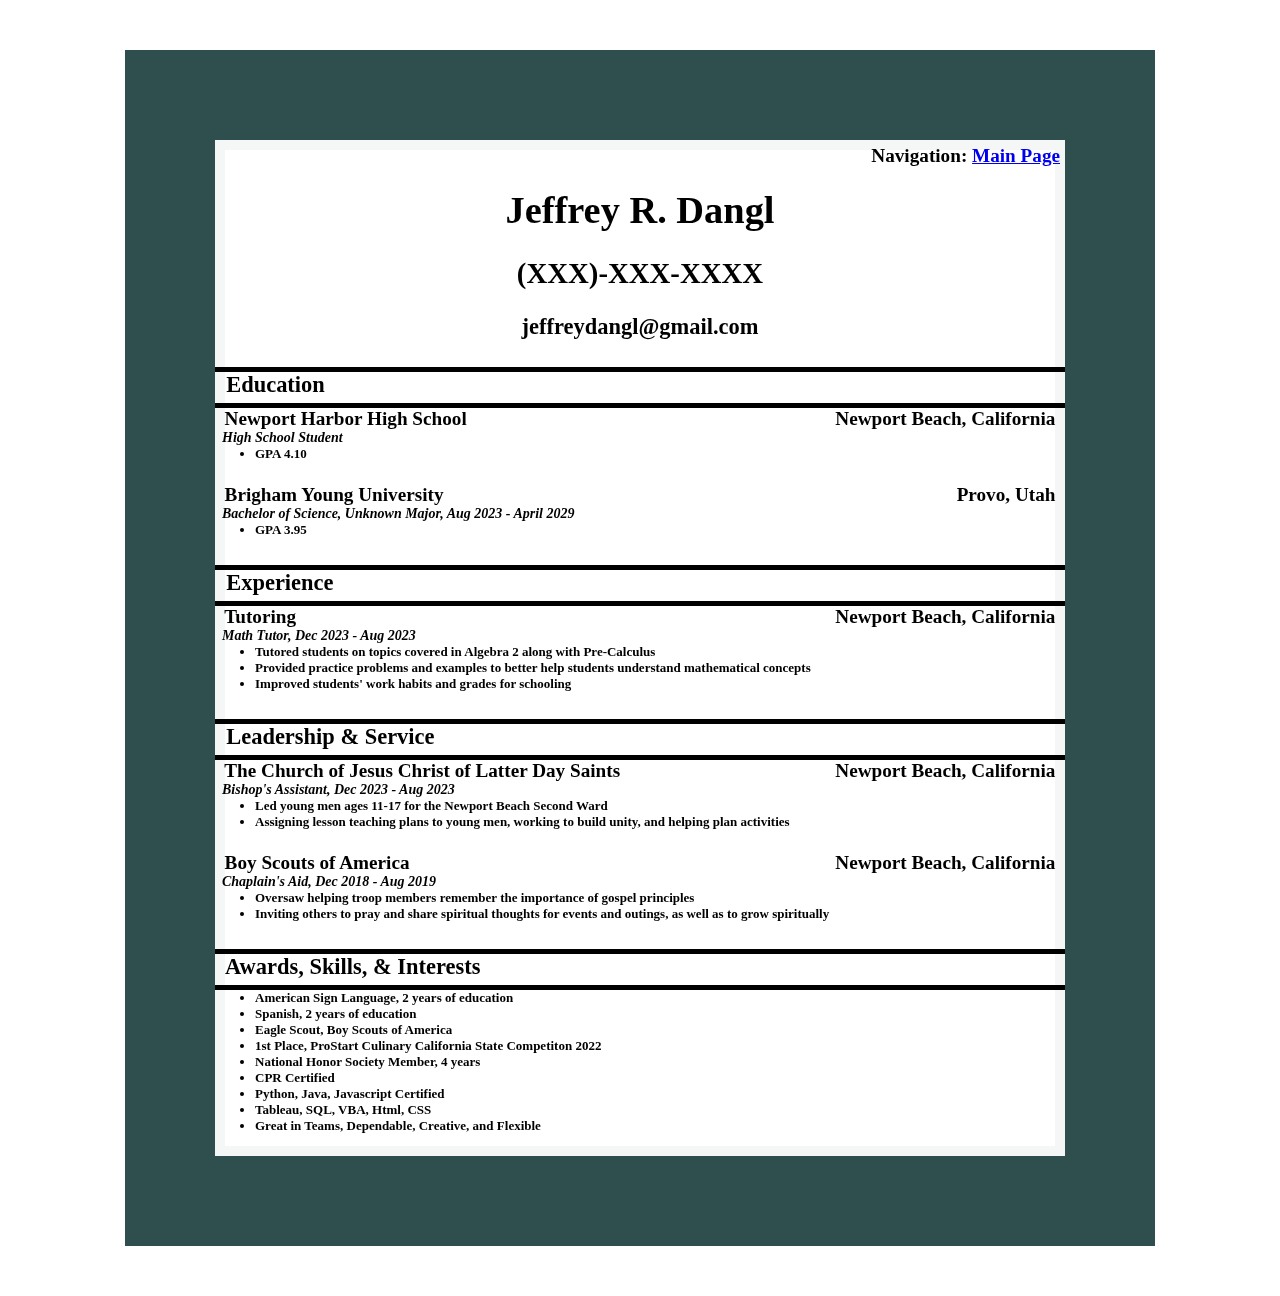
<file: webProj/html/resume.html>
<!DOCTYPE html>
<html lang="en">
<head>
    <meta charset="UTF-8">
    <meta name="viewport" content="width=device-width, initial-scale=1.0">
    <link rel="stylesheet" type="text/css" href="../css/resume.css">
    <link href="../../assets/img/favicon.png" rel="icon">
    <link href="../../assets/img/apple-touch-icon.png" rel="apple-touch-icon">
    <title>Resume</title>
</head>
<body>
<div class="backy">
    <!--Navigation Control-->
    <div class="nav">Navigation:
        <a href="../../index.html">Main Page</a>
        <!-- <a href="graphs.html">Classes</a> -->
    </div>

    <!--Contact Info-->
    <br>
    <h1>Jeffrey R. Dangl</h1>
    <h2>(XXX)-XXX-XXXX</h2>
    <div class="email-container"><h3>jeffreydangl@gmail.com</h3></div>
    <br>
    <!--Education-->
    <div class="line"></div>
    <h3>&nbsp Education</h3>
    <div class="line"></div>
    <div class ="lef"><h4>&nbsp Newport Harbor High School</h4></div><div class ="righ"><h4>Newport Beach, California &nbsp</h4></div>
    <p>&nbsp High School Student</p>
    <ul>
        <li>GPA 4.10</li>
    </ul>
    <br>
    <div class="lef"><h4>&nbsp Brigham Young University</h4></div><div class="righ"><h4>Provo, Utah &nbsp</h4></div>
    <p>&nbsp Bachelor of Science, Unknown Major, Aug 2023 - April 2029</p>
    <ul>
        <li>GPA 3.95</li>
    </ul>
    <br>
    <!--Experience-->
    <div class="line"></div>
    <h3>&nbsp Experience</h3>
    <div class="line"></div>
    <div class="lef"><h4>&nbsp Tutoring</h4></div><div class="righ"><h4>Newport Beach, California &nbsp</h4></div>
    <p>&nbsp Math Tutor, Dec 2023 - Aug 2023</p>
    <ul>
        <li>Tutored students on topics covered in Algebra 2 along with Pre-Calculus</li>
        <li>Provided practice problems and examples to better help students understand mathematical concepts</li>
        <li>Improved students' work habits and grades for schooling</li>
    </ul>
    <br>
    <!--Leadership&Service-->
    <div class="line"></div>
    <h3>&nbsp Leadership & Service</h3>
    <div class="line"></div>
    <div class="lef"><h4>&nbsp The Church of Jesus Christ of Latter Day Saints</h4></div><div class="righ"><h4>Newport Beach, California &nbsp</h4></div>
    <p>&nbsp Bishop's Assistant, Dec 2023 - Aug 2023</p>
    <ul>
        <li>Led young men ages 11-17 for the Newport Beach Second Ward</li>
        <li>Assigning lesson teaching plans to young men, working to build unity, and helping plan activities</li>
    </ul>
    <br>
    <div class="lef"><h4>&nbsp Boy Scouts of America</h4></div><div class="righ"><h4>Newport Beach, California &nbsp</h4></div>
    <p>&nbsp Chaplain's Aid, Dec 2018 - Aug 2019</p>
    <ul>
        <li>Oversaw helping troop members remember the importance of gospel principles</li>
        <li>Inviting others to pray and share spiritual thoughts for events and outings, as well as to grow spiritually</li>
    </ul>
    <br>
    <!--Awards, Skills, & Interests-->
    <div class="line"></div>
    <h3>&nbsp Awards, Skills, & Interests</h3>
    <div class="line"></div>
    <ul>
        <li>American Sign Language, 2 years of education</li>
        <li>Spanish, 2 years of education</li>
        <li>Eagle Scout, Boy Scouts of America</li>
        <li>1st Place, ProStart Culinary California State Competiton 2022</li>
        <li>National Honor Society Member, 4 years</li>
        <li>CPR Certified</li>
        <li>Python, Java, Javascript Certified</li>
        <li>Tableau, SQL, VBA, Html, CSS</li>
        <li>Great in Teams, Dependable, Creative, and Flexible</li>
    </ul>
    <br>
</div>
</body>
</html>
</file>
<file: webProj/css/cb.css>
.nav{
    margin-top: 5px;
    margin-right: 5px;
    float: right;
    position: absolute;
    top:0;
    right:0;
    font-size: 20px;
    color:rgb(228, 138, 137);
    font-weight:bold;
}
h1{
    text-align: center;
    margin-top: 20px;
    font-family:'Helvetica';
    font-size:100px;
    margin-bottom:0;
}
body{
    margin-left:100px;
    margin-right:100px;
    background-image: url("https://img.freepik.com/free-photo/design-space-paper-textured-background_53876-65604.jpg");
    background-repeat: no-repeat;
    background-size: cover;
    color:rgb(87, 87, 87);
}
.lef{
    display:inline-block;

}
.righ{
    display:inline-block;
    /* margin-right: 125px */
}
ul{
    width:430px;
}
h3, h4{
    margin-top:0;
    margin-bottom:0;
    font-family: 'Arial';
}
h2{
    text-decoration: underline;
    font-style:oblique;
}
.skinny-boy{
    margin-left: 75px;
}
.bottom{
    position: fixed;
    border: 5px solid rgb(86, 86, 86);
    bottom: 0px; left: 0px; right: 0px;
    font-size: 20px;
    font-style: italic;
    background-color: rgb(181, 181, 181);
}
.graph_it_up{
    text-align:center;
}
.tableauPlaceholder{
    margin-left:200px;
    border-radius: 30px;
    border-style:groove;
    margin-bottom:50px;
}
</file>
<file: webProj/css/final.css>
body{
    margin-left: 150px;
    margin-right: 150px;
    text-align: center;
    font-size: large;
    font-family: 'Comic Sans MS';
    background-image: url("https://media1.tenor.com/m/yheo1GGu3FwAAAAd/rick-roll-rick-ashley.gif");
    background-size: 150px;
    height: 100000px;
    position: relative;
}
.atro{
    color: blue;
    background-color: red;
}
.cious{
    color: red;
    background-color: gray;
    margin-left: 300px;
    margin-right: 300px;
}
a{
    position: absolute; 
	bottom: 0; 
    z-index: 1;
    left:50%;
    transform: translateX(-50%);
    color:white;
    font-weight:bolder;
}
.red{
    text-align:center;
    background-color: red;
    color: white;
}
.blue{
    text-align:center;
    background-color: blue;
    color: orange;
}
.turquoise{
    text-align:center;
    background-color:  turquoise;
    color: red;
}
.purple{
    text-align:center;
    background-color: purple;
    color: green;
}
.green{
    text-align:center;
    background-color: green;
    color:  yellow;
}
.pink{
    text-align:center;
    background-color: pink;
    color: brown;
}
.orange{
    text-align:center;
    background-color: orange;
    color: red;
}
.yellow{
    text-align:center;
    background-color: yellow;
    color: pink;
}
.white{
    text-align:center;
    background-color: white;
    color:gray;
}
.violet{
    text-align:center;
    background-color: violet;
    color:purple;
}
.brown{
    text-align:center;
    background-color: brown;
    color:blue;
}
.gray{
    text-align: center;
    background-color: gray;
    color:white;
}
</file>
<file: webProj/css/resume.css>
.backy{
    filter:brightness(100%);
    background-color: rgba(255, 255, 255, 0.952);
    margin-right:-10px;
    margin-top:-10px;
    margin-bottom:-10px;
    margin-left:-10px;
}
h1{
    text-align: center;
}
h4{
    text-align: center;
    margin-top: 0;
    margin-bottom: 0;
}
h2{
    text-align: center;
}
h3{
    text-align: left;
    margin-top: 0;
    margin-bottom: 0;
}
h5{
    margin-top: 0;
    margin-bottom: 0;
}
.email-container{
    text-align: center;
    h3{
        text-align: center;
    }
}
body{
    border-style:solid;
    border-width: 100px;
    border-color:darkslategray;
    /* border-image: url("../img/asphalt.JPG") 30% 30% 30% 30% round; */
    /* border-image: url("https://www.shutterstock.com/image-photo/seamlessly-stony-wall-background-texture-600nw-112280795.jpg") 30% 30% 30% 30% round; */
    border-image-outset: 10px;
    margin-top: 50px;
    margin-bottom: 50px;
}
body{
    font-family:"Trebuchet MS";
    /* background-color:darkslategray; */
    background-image: url("https://img.freepik.com/premium-photo/seamless-wood-texture-background_105762-83.jpg");
    margin-right: 125px;
    margin-left: 125px;
    font-size: 120%;
    font-weight:bold;
    /* color: white; */
}
.line {
    border-bottom: 5px solid black;
    margin-top: 5px;
    width: 100%;
}
.lef{
    display:inline-block;
}
.righ{
    float: right;
    /* margin-right: 125px */
}
p{
    font-size: 14px;
    font-style: italic;
    margin-top: 0;
    margin-bottom: 0;
}
li{
    font-size: 13px;
    margin-top: 0;
    margin-bottom: 0;
}
ul{
    margin-top: 0;
    margin-bottom: 0;
}
.nav{
    margin-top: 5px;
    margin-right: 5px;
    position: relative;
    float: right;
    z-index: 1;
    
}
</file>
<file: assets/css/style.css>
/**
* Template Name: iPortfolio
* Template URL: https://bootstrapmade.com/iportfolio-bootstrap-portfolio-websites-template/
* Updated: Mar 17 2024 with Bootstrap v5.3.3
* Author: BootstrapMade.com
* License: https://bootstrapmade.com/license/
*/

/*--------------------------------------------------------------
# General
--------------------------------------------------------------*/
body {
  font-family: "Open Sans", sans-serif;
  color: #272829;
}

a {
  color: #149ddd;
  text-decoration: none;
}

a:hover {
  color: #37b3ed;
  text-decoration: none;
}

h1,
h2,
h3,
h4,
h5,
h6 {
  font-family: "Raleway", sans-serif;
}

/*--------------------------------------------------------------
# Back to top button
--------------------------------------------------------------*/
.back-to-top {
  position: fixed;
  visibility: hidden;
  opacity: 0;
  right: 15px;
  bottom: 15px;
  z-index: 996;
  background: #149ddd;
  width: 40px;
  height: 40px;
  border-radius: 50px;
  transition: all 0.4s;
}

.back-to-top i {
  font-size: 28px;
  color: #fff;
  line-height: 0;
}

.back-to-top:hover {
  background: #2eafec;
  color: #fff;
}

.back-to-top.active {
  visibility: visible;
  opacity: 1;
}

/*--------------------------------------------------------------
# Header
--------------------------------------------------------------*/
#header {
  position: fixed;
  top: 0;
  left: 0;
  bottom: 0;
  width: 300px;
  transition: all ease-in-out 0.5s;
  z-index: 9997;
  transition: all 0.5s;
  padding: 0 15px;
  background: #040b14;
  overflow-y: auto;
}

#header .profile img {
  margin: 15px auto;
  display: block;
  width: 120px;
  border: 8px solid #2c2f3f;
}

#header .profile h1 {
  font-size: 24px;
  margin: 0;
  padding: 0;
  font-weight: 600;
  -moz-text-align-last: center;
  text-align-last: center;
  font-family: "Poppins", sans-serif;
}

#header .profile h1 a,
#header .profile h1 a:hover {
  color: #fff;
  text-decoration: none;
}

#header .profile .social-links a {
  font-size: 18px;
  display: inline-block;
  background: #212431;
  color: #fff;
  line-height: 1;
  padding: 8px 0;
  margin-right: 4px;
  border-radius: 50%;
  text-align: center;
  width: 36px;
  height: 36px;
  transition: 0.3s;
}

#header .profile .social-links a:hover {
  background: #149ddd;
  color: #fff;
  text-decoration: none;
}

#main {
  margin-left: 300px;
}

.container,
.container-fluid {
  padding-left: 30px;
  padding-right: 30px;
}

@media (max-width: 1199px) {
  #header {
    left: -300px;
  }

  #main {
    margin-left: 0;
  }

  .container,
  .container-fluid {
    padding-left: 12px;
    padding-right: 12px;
  }
}

/*--------------------------------------------------------------
# Navigation Menu
--------------------------------------------------------------*/
/* Desktop Navigation */
.nav-menu {
  padding: 30px 0 0 0;
}

.nav-menu * {
  margin: 0;
  padding: 0;
  list-style: none;
}

.nav-menu>ul>li {
  position: relative;
  white-space: nowrap;
}

.nav-menu a,
.nav-menu a:focus {
  display: flex;
  align-items: center;
  color: #a8a9b4;
  padding: 12px 15px;
  margin-bottom: 8px;
  transition: 0.3s;
  font-size: 15px;
}

.nav-menu a i,
.nav-menu a:focus i {
  font-size: 24px;
  padding-right: 8px;
  color: #6f7180;
}

.nav-menu a:hover,
.nav-menu .active,
.nav-menu .active:focus,
.nav-menu li:hover>a {
  text-decoration: none;
  color: #fff;
}

.nav-menu a:hover i,
.nav-menu .active i,
.nav-menu .active:focus i,
.nav-menu li:hover>a i {
  color: #149ddd;
}

/* Mobile Navigation */
.mobile-nav-toggle {
  position: fixed;
  right: 15px;
  top: 15px;
  z-index: 9998;
  border: 0;
  font-size: 24px;
  transition: all 0.4s;
  outline: none !important;
  background-color: #149ddd;
  color: #fff;
  width: 40px;
  height: 40px;
  display: inline-flex;
  align-items: center;
  justify-content: center;
  line-height: 0;
  border-radius: 50px;
  cursor: pointer;
}

.mobile-nav-active {
  overflow: hidden;
}

.mobile-nav-active #header {
  left: 0;
}

/*--------------------------------------------------------------
# Hero Section
--------------------------------------------------------------*/
#hero {
  width: 100%;
  height: 100vh;
  background: url("../img/hero-bg.jpg") top center;
  background-size: cover;
}

#hero:before {
  content: "";
  background: rgba(5, 13, 24, 0.3);
  position: absolute;
  bottom: 0;
  top: 0;
  left: 0;
  right: 0;
  z-index: 1;
}

#hero .hero-container {
  position: relative;
  z-index: 2;
  min-width: 300px;
}

#hero h1 {
  margin: 0 0 10px 0;
  font-size: 64px;
  font-weight: 700;
  line-height: 56px;
  color: #fff;
}

#hero p {
  color: #fff;
  margin-bottom: 50px;
  font-size: 26px;
  font-family: "Poppins", sans-serif;
}

#hero p span {
  color: #fff;
  padding-bottom: 4px;
  letter-spacing: 1px;
  border-bottom: 3px solid #149ddd;
}

@media (min-width: 1024px) {
  #hero {
    background-attachment: fixed;
  }
}

@media (max-width: 768px) {
  #hero h1 {
    font-size: 28px;
    line-height: 36px;
  }

  #hero h2 {
    font-size: 18px;
    line-height: 24px;
    margin-bottom: 30px;
  }
}

/*--------------------------------------------------------------
# Sections General
--------------------------------------------------------------*/
section {
  padding: 60px 0;
  overflow: hidden;
}

.section-bg {
  background: #f5f8fd;
}

.section-title {
  padding-bottom: 30px;
}

.section-title h2 {
  font-size: 32px;
  font-weight: bold;
  margin-bottom: 20px;
  padding-bottom: 20px;
  position: relative;
  color: #173b6c;
}

.section-title h2::after {
  content: "";
  position: absolute;
  display: block;
  width: 50px;
  height: 3px;
  background: #149ddd;
  bottom: 0;
  left: 0;
}

.section-title p {
  margin-bottom: 0;
}

/*--------------------------------------------------------------
# About
--------------------------------------------------------------*/
.about .content h3 {
  font-weight: 700;
  font-size: 26px;
  color: #173b6c;
}

.about .content ul {
  list-style: none;
  padding: 0;
}

.about .content ul li {
  margin-bottom: 20px;
  display: flex;
  align-items: center;
}

.about .content ul strong {
  margin-right: 10px;
}

.about .content ul i {
  font-size: 16px;
  margin-right: 5px;
  color: #149ddd;
  line-height: 0;
}

.about .content p:last-child {
  margin-bottom: 0;
}

/*--------------------------------------------------------------
# Akills
--------------------------------------------------------------*/
.skills .progress {
  height: 60px;
  display: block;
  background: none;
  border-radius: 0;
}

.skills .progress .skill {
  padding: 0;
  margin: 0 0 6px 0;
  text-transform: uppercase;
  display: block;
  font-weight: 600;
  font-family: "Poppins", sans-serif;
  color: #050d18;
}

.skills .progress .skill .val {
  float: right;
  font-style: normal;
}

.skills .progress-bar-wrap {
  background: #dce8f8;
  height: 10px;
}

.skills .progress-bar {
  width: 1px;
  height: 10px;
  transition: 0.9s;
  background-color: #149ddd;
}

/*--------------------------------------------------------------
# Testimonials
--------------------------------------------------------------*/
.testimonials .testimonials-carousel,
.testimonials .testimonials-slider {
  overflow: hidden;
}

.testimonials .testimonial-item {
  box-sizing: content-box;
  text-align: center;
  min-height: 320px;
}

.testimonials .testimonial-item .testimonial-img {
  width: 90px;
  border-radius: 50%;
  margin: 0 auto;
}

.testimonials .testimonial-item h3 {
  font-size: 18px;
  font-weight: bold;
  margin: 10px 0 5px 0;
  color: #111;
}

.testimonials .testimonial-item h4 {
  font-size: 14px;
  color: #999;
  margin: 0;
}

.testimonials .testimonial-item .quote-icon-left,
.testimonials .testimonial-item .quote-icon-right {
  color: #c3e8fa;
  font-size: 26px;
}

.testimonials .testimonial-item .quote-icon-left {
  display: inline-block;
  left: -5px;
  position: relative;
}

.testimonials .testimonial-item .quote-icon-right {
  display: inline-block;
  right: -5px;
  position: relative;
  top: 10px;
}

.testimonials .testimonial-item p {
  font-style: italic;
  margin: 0 15px 15px 15px;
  padding: 20px;
  background: #fff;
  position: relative;
  margin-bottom: 35px;
  border-radius: 6px;
  box-shadow: 0px 2px 15px rgba(0, 0, 0, 0.1);
}

.testimonials .testimonial-item p::after {
  content: "";
  width: 0;
  height: 0;
  border-top: 20px solid #fff;
  border-right: 20px solid transparent;
  border-left: 20px solid transparent;
  position: absolute;
  bottom: -20px;
  left: calc(50% - 20px);
}

.testimonials .swiper-pagination {
  margin-top: 20px;
  position: relative;
}

.testimonials .swiper-pagination .swiper-pagination-bullet {
  width: 12px;
  height: 12px;
  background-color: #fff;
  opacity: 1;
  border: 1px solid #149ddd;
}

.testimonials .swiper-pagination .swiper-pagination-bullet-active {
  background-color: #149ddd;
}

/*--------------------------------------------------------------
# Breadcrumbs
--------------------------------------------------------------*/
.breadcrumbs {
  padding: 20px 0;
  background: #f9f9f9;
}

.breadcrumbs h2 {
  font-size: 26px;
  font-weight: 300;
}

.breadcrumbs ol {
  display: flex;
  flex-wrap: wrap;
  list-style: none;
  padding: 0;
  margin: 0;
  font-size: 15px;
}

.breadcrumbs ol li+li {
  padding-left: 10px;
}

.breadcrumbs ol li+li::before {
  display: inline-block;
  padding-right: 10px;
  color: #0e2442;
  content: "/";
}

@media (max-width: 768px) {
  .breadcrumbs .d-flex {
    display: block !important;
  }

  .breadcrumbs ol {
    display: block;
  }

  .breadcrumbs ol li {
    display: inline-block;
  }
}

/*--------------------------------------------------------------
# Footer
--------------------------------------------------------------*/
#footer {
  padding: 15px;
  font-size: 14px;
  position: relative;
  left: 0;
  bottom: 0;
  width: 300px;
  z-index: 9999;
}

#footer .copyright {
  text-align: center;
}

#footer .credits {
  padding-top: 5px;
  text-align: center;
  font-size: 13px;
  color: #eaebf0;
}

@media (max-width: 1199px) {
  #footer {
    position: static;
    width: auto;
    padding-right: 20px 15px;
  }
}
</file>
